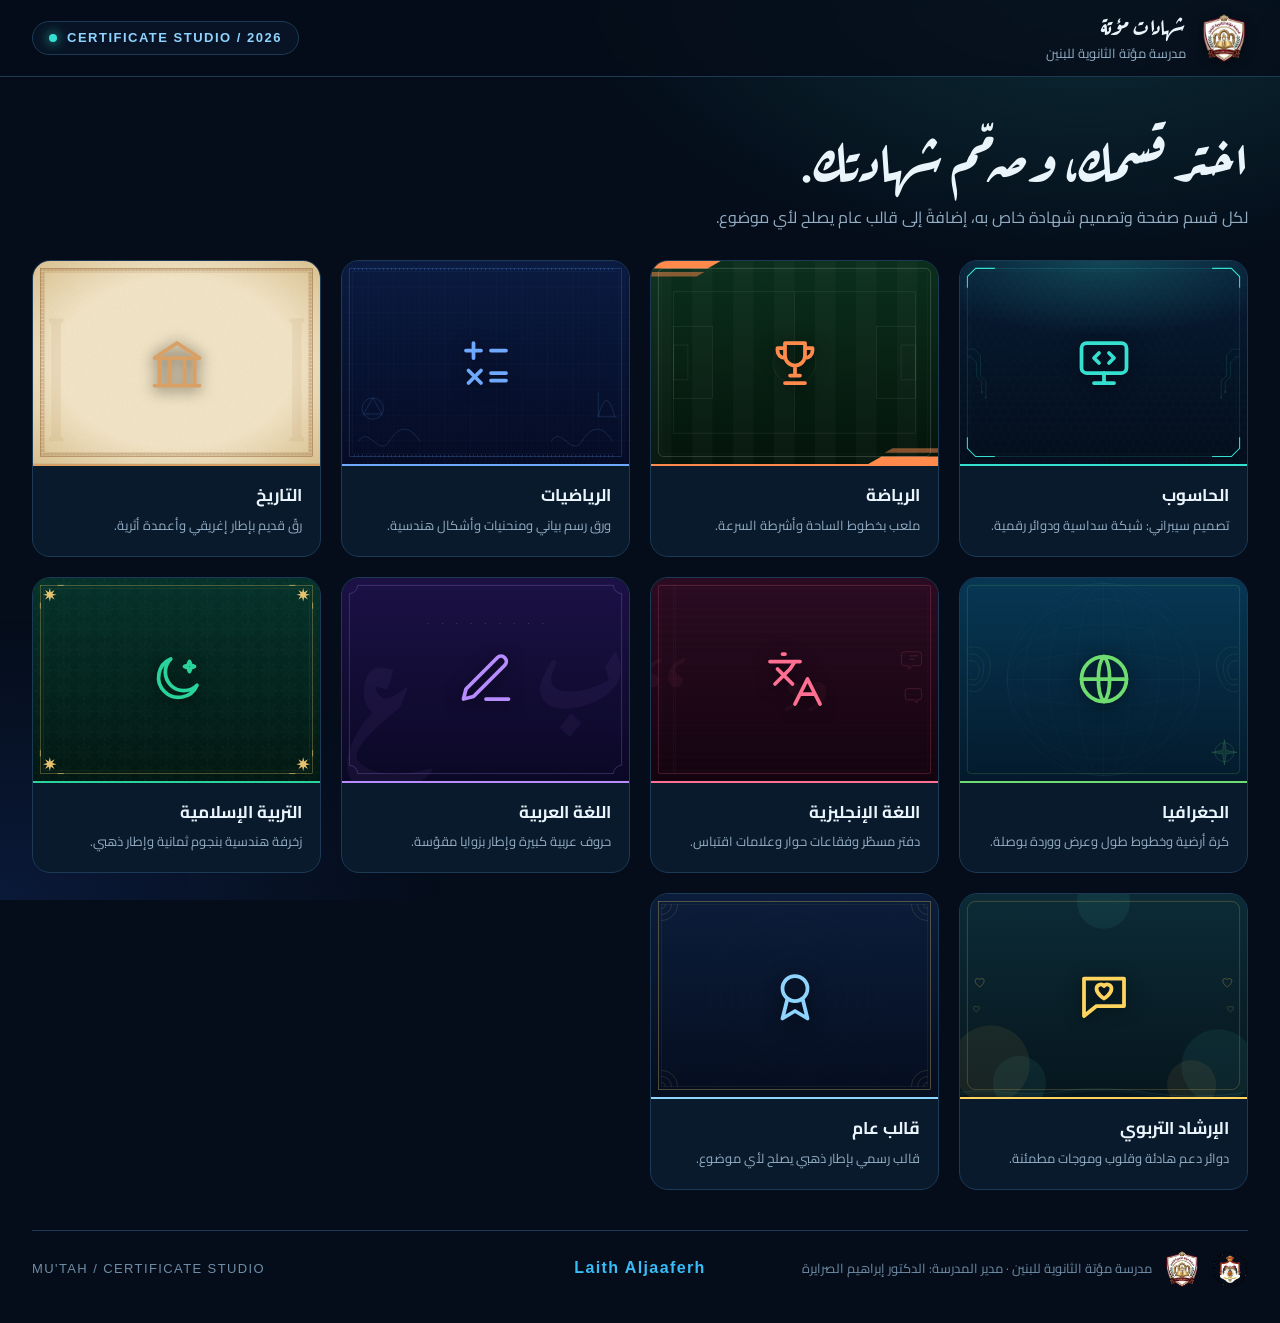
<file: index.html>
<!doctype html>
<html lang="ar" dir="rtl">
<head>
<meta charset="utf-8">
<meta name="viewport" content="width=device-width,initial-scale=1">
<meta name="theme-color" content="#050d1a">
<title>شهادات مؤتة | الأقسام</title>
<link rel="icon" href="assets/logo-school.png">
<link rel="stylesheet" href="style.css">
</head>
<body data-page="home">
<header class="topbar"><div class="wrap top"><a class="brand" href="index.html"><img class="logo" src="assets/logo-school.png" alt="شعار مدرسة مؤتة الثانوية للبنين"><div><b>شهادات مؤتة</b><small>مدرسة مؤتة الثانوية للبنين</small></div></a><div class="tag" dir="ltr">CERTIFICATE STUDIO / 2026</div></div></header>
<main class="wrap">
<section class="intro"><h1>اختر قسمك، وصمّم شهادتك.</h1><p>لكل قسم صفحة وتصميم شهادة خاص به، إضافةً إلى قالب عام يصلح لأي موضوع.</p></section>
<div class="cards" id="cards"></div>
<footer class="foot"><div class="fl"><img src="assets/logo-ministry.png" alt="شعار وزارة التربية والتعليم"><img src="assets/logo-school.png" alt="شعار المدرسة"><span>مدرسة مؤتة الثانوية للبنين · مدير المدرسة: الدكتور إبراهيم الصرايرة</span></div> <span class="developer-name" dir="ltr">Laith Aljaaferh</span><span dir="ltr">MU'TAH / CERTIFICATE STUDIO</span></footer>
</main>
<script src="logos.js"></script>
<script src="themes.js"></script>
<script src="script.js"></script>
</body>
</html>
</file>
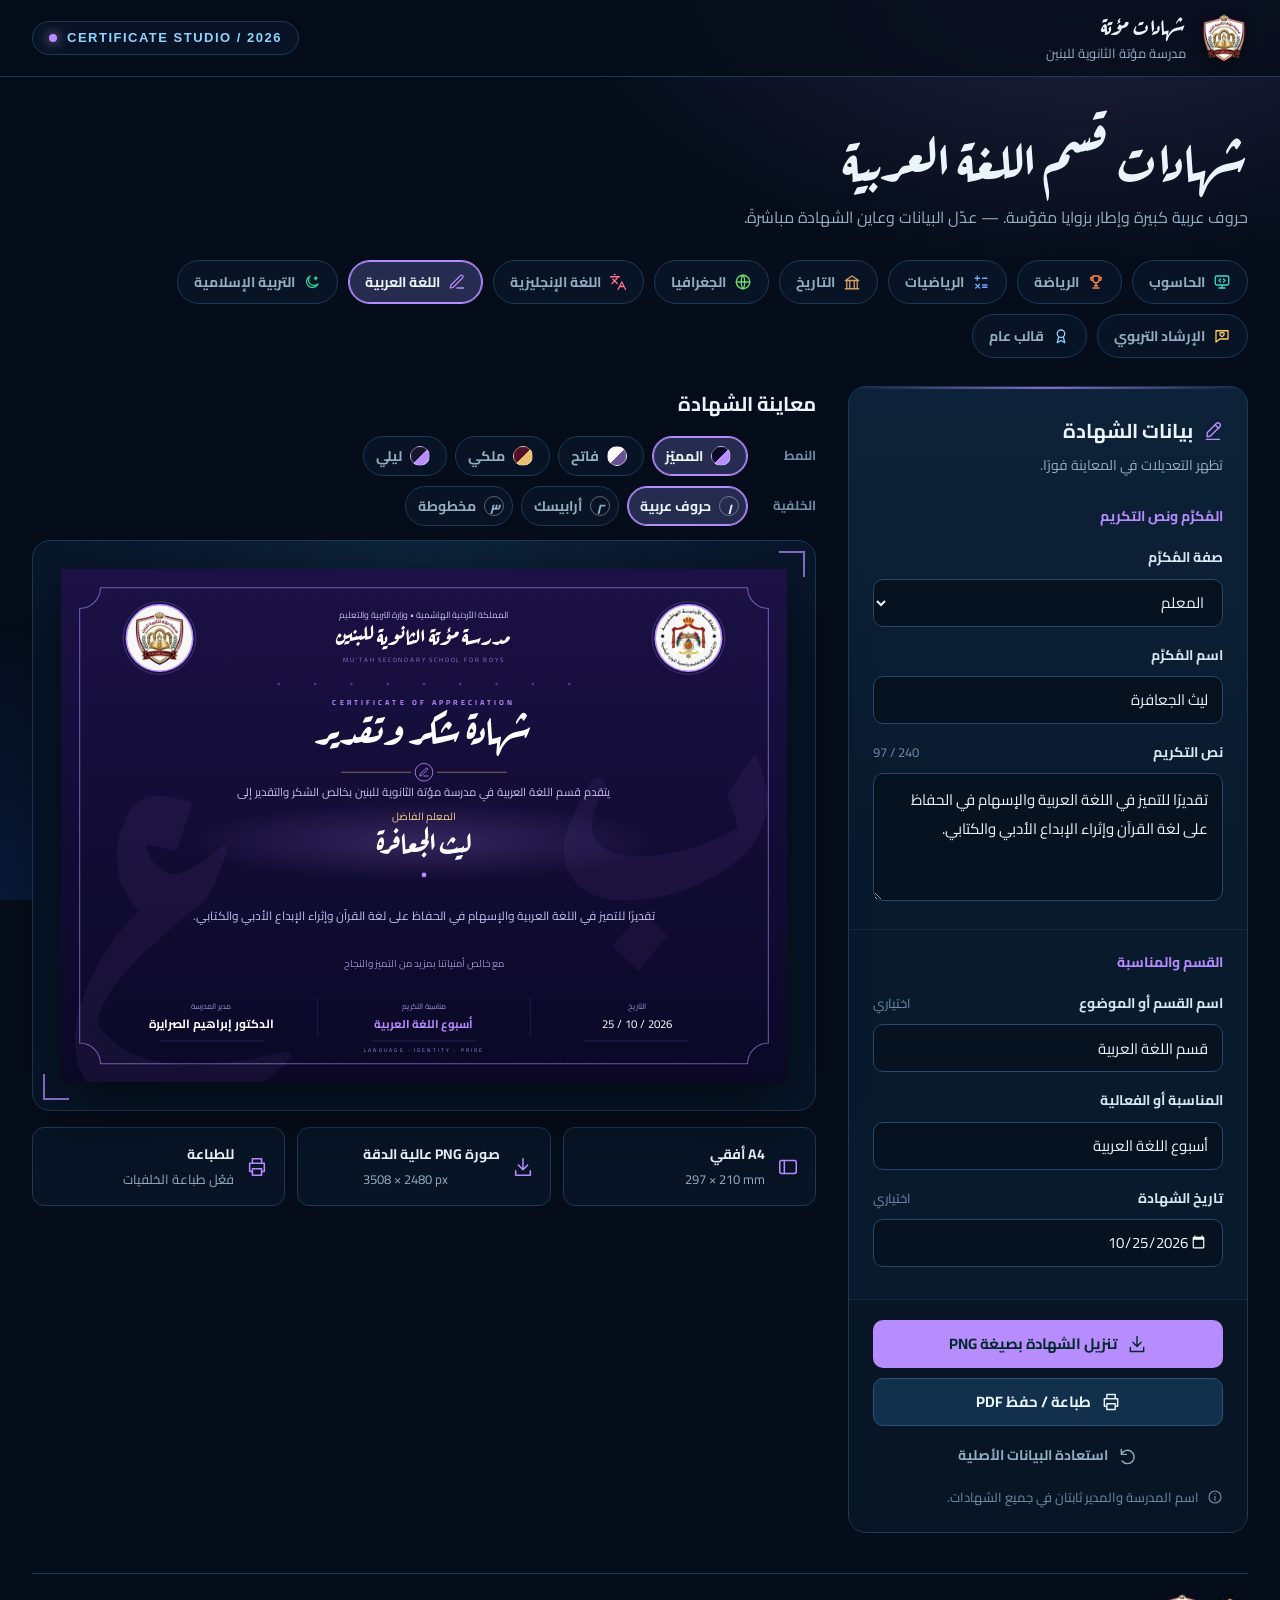
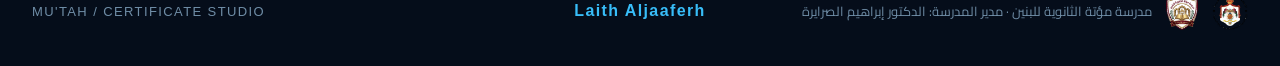
<file: arabic.html>
<!doctype html>
<html lang="ar" dir="rtl">
<head>
<meta charset="utf-8">
<meta name="viewport" content="width=device-width,initial-scale=1">
<meta name="theme-color" content="#050d1a">
<meta name="description" content="صمّم شهادة شكر وتقدير لمدرسة مؤتة الثانوية للبنين بطابع الأمن السيبراني، ثم نزّلها صورة أو اطبعها.">
<title>شهادات مؤتة | شهادات الأقسام</title>
<link rel="icon" href="assets/logo-school.png">
<link rel="stylesheet" href="style.css">
</head>
<body data-dept="arabic">
<svg width="0" height="0" class="sr-only" aria-hidden="true" xmlns="http://www.w3.org/2000/svg"><defs>
<symbol id="i-shield" viewBox="0 0 24 24"><path d="m12 3 8 3v6c0 5-8 9-8 9s-8-4-8-9V6z"/><path d="m8.5 11.5 2.4 2.5 4.6-5"/></symbol>
<symbol id="i-edit" viewBox="0 0 24 24"><path d="M15 5 19 9M5 19l4-1 11-11a2.8 2.8 0 0 0-4-4L5 14zM4 22h16"/></symbol>
<symbol id="i-download" viewBox="0 0 24 24"><path d="M12 3v12m-5-5 5 5 5-5M4 16v5h16v-5"/></symbol>
<symbol id="i-print" viewBox="0 0 24 24"><path d="M7 8V3h10v5M7 17H4V8h16v9h-3M7 14h10v7H7z"/></symbol>
<symbol id="i-reset" viewBox="0 0 24 24"><path d="M4 4v6h6M4 10a8 8 0 1 1 1 8"/></symbol>
<symbol id="i-info" viewBox="0 0 24 24"><circle cx="12" cy="12" r="9"/><path d="M12 11v6m0-10h.01"/></symbol>
<symbol id="i-layout" viewBox="0 0 24 24"><rect x="3" y="5" width="18" height="14" rx="2"/><path d="M8 5v14"/></symbol>
</defs></svg>
<header class="topbar"><div class="wrap top"><a class="brand" href="index.html" aria-label="الصفحة الرئيسية"><img class="logo" src="assets/logo-school.png" alt="شعار مدرسة مؤتة الثانوية للبنين"><div><b>شهادات مؤتة</b><small>مدرسة مؤتة الثانوية للبنين</small></div></a><div class="tag" dir="ltr">CERTIFICATE STUDIO / 2026</div></div></header>
<main class="wrap">
<section class="intro"><h1 id="pageH1">شهادات مؤتة</h1><p id="pageLead"></p></section>
<nav class="depts" id="depts" aria-label="اختر القسم"></nav>
<div class="work">
<aside class="panel" aria-labelledby="form-title">
<div class="ph"><h2 id="form-title"><svg class="ui-icon" aria-hidden="true"><use href="#i-edit"/></svg>بيانات الشهادة</h2><p>تظهر التعديلات في المعاينة فورًا.</p></div>
<form id="certificateForm" autocomplete="off">
<div class="group"><h3>المُكرَّم ونص التكريم</h3>
<div class="field"><label for="honorific">صفة المُكرَّم</label><select id="honorific"><option value="المعلم الفاضل">المعلم</option><option value="المعلمة الفاضلة">المعلمة</option><option value="الطالب المتميز">الطالب</option><option value="الطالبة المتميزة">الطالبة</option><option value="الأستاذ الفاضل">الأستاذ</option><option value="الأستاذة الفاضلة">الأستاذة</option><option value="">بدون صفة</option></select></div>
<div class="field"><label for="recipient">اسم المُكرَّم</label><input id="recipient" value="ليث الجعافرة" maxlength="90" placeholder="اكتب اسم المعلم أو الطالب" spellcheck="false"></div>
<div class="field"><label for="reason">نص التكريم <span class="hint" id="reasonCount" dir="ltr" aria-hidden="true">0 / 240</span></label><textarea id="reason" maxlength="240" aria-describedby="reason-limit">تقديرًا للجهود المتميزة والمشاركة الفاعلة في فعاليات الأمن السيبراني، والإسهام في نشر الوعي الرقمي وثقافة الاستخدام الآمن للتكنولوجيا.</textarea><span class="sr-only" id="reason-limit">الحد الأقصى 240 حرفًا.</span></div></div>
<div class="group"><h3>القسم والمناسبة</h3>
<div class="field"><label for="deptName">اسم القسم أو الموضوع <span class="hint">اختياري</span></label><input id="deptName" maxlength="48" placeholder="مثال: قسم الحاسوب"></div>
<div class="field"><label for="occasion">المناسبة أو الفعالية</label><input id="occasion" value="CYBER ARENA 2026" maxlength="64" placeholder="اكتب عنوان المناسبة" dir="auto"></div>
<div class="field"><label for="date">تاريخ الشهادة <span class="hint">اختياري</span></label><input id="date" type="date" value="2026-10-25"></div></div>
<div class="acts"><button type="button" id="pngBtn" class="btn btn-p"><svg class="ui-icon" aria-hidden="true"><use href="#i-download"/></svg><span>تنزيل الشهادة بصيغة PNG</span></button><button type="button" id="printBtn" class="btn btn-s"><svg class="ui-icon" aria-hidden="true"><use href="#i-print"/></svg>طباعة / حفظ PDF</button><button type="button" id="resetBtn" class="btn btn-t"><svg class="ui-icon" aria-hidden="true"><use href="#i-reset"/></svg>استعادة البيانات الأصلية</button><p class="note"><svg class="ui-icon" aria-hidden="true"><use href="#i-info"/></svg>اسم المدرسة والمدير ثابتان في جميع الشهادات.</p></div>
</form></aside>
<section class="preview" aria-labelledby="preview-title">
<div class="pv-head"><h2 id="preview-title">معاينة الشهادة</h2></div>
<div class="ctrls"><div class="cg"><span>النمط</span><div class="styles" id="styles" role="group" aria-label="نمط الشهادة"></div></div><div class="cg"><span>الخلفية</span><div class="styles" id="bgs" role="group" aria-label="خلفية الشهادة"></div></div></div>
<div class="stage"><div class="art">
<svg id="certificate" style="color:#35e0d0" viewBox="0 0 1400 990" xmlns="http://www.w3.org/2000/svg" role="img" aria-labelledby="certTitle certDesc">
<title id="certTitle">شهادة شكر وتقدير</title><desc id="certDesc">شهادة صادرة عن مدرسة مؤتة الثانوية للبنين.</desc>
<defs>
<style id="svgFontStyles"></style>
<style>.ar{font-family:MutahText,Tahoma,sans-serif;text-anchor:middle;direction:rtl;unicode-bidi:plaintext}#titleText,#schoolText,#recipientText{font-family:MutahDisplay,MutahText,serif}.en{font-family:MutahText,Arial,sans-serif;text-anchor:middle;direction:ltr;unicode-bidi:plaintext}</style>
<linearGradient id="bgG" x1="0" y1="0" x2="0" y2="1"><stop stop-color="#071a33"/><stop offset="1" stop-color="#040e1c"/></linearGradient>
<radialGradient id="glow" cx=".5" cy="0" r=".7"><stop stop-color="currentColor" stop-opacity=".22"/><stop offset="1" stop-color="currentColor" stop-opacity="0"/></radialGradient>
<radialGradient id="nameGlow"><stop stop-color="currentColor" stop-opacity=".2"/><stop offset="1" stop-color="currentColor" stop-opacity="0"/></radialGradient>
<linearGradient id="fade" x1="0" y1="0" x2="1" y2="0"><stop stop-color="currentColor" stop-opacity="0"/><stop offset=".5" stop-color="currentColor"/><stop offset="1" stop-color="currentColor" stop-opacity="0"/></linearGradient>
<pattern id="hex" width="34.64" height="60" patternUnits="userSpaceOnUse" patternTransform="scale(1.25)"><path d="M0 10L17.32 0 34.64 10M0 10V30M34.64 10V30M0 30L17.32 40 34.64 30M17.32 40V60" fill="none" stroke="currentColor" stroke-opacity=".075"/></pattern>
<g id="trace" fill="none" stroke="currentColor" stroke-width="1.5" opacity=".4"><path d="M36 430h34l30 30v100l26 26v80M36 468h18l26 26v70l26 26v50"/><circle cx="126" cy="666" r="4"/><circle cx="106" cy="640" r="4"/></g>
</defs>
<g id="themeArt"></g>
<g transform="translate(190 133)"><circle r="70" fill="none" stroke="currentColor" stroke-opacity=".35" stroke-width="1.5"/><circle r="64" fill="#fff" fill-opacity=".97" stroke="currentColor" stroke-width="3"/><image id="logoSchool" x="-52" y="-52" width="104" height="104"/></g>
<g transform="translate(1210 133)"><circle r="70" fill="none" stroke="currentColor" stroke-opacity=".35" stroke-width="1.5"/><circle r="64" fill="#fff" fill-opacity=".97" stroke="currentColor" stroke-width="3"/><image id="logoMin" x="-56" y="-56" width="112" height="112"/></g>
<text class="ar" x="700" y="94" style="fill:var(--soft)" font-size="17">المملكة الأردنية الهاشمية  •  وزارة التربية والتعليم</text>
<text id="schoolText" class="ar" x="700" y="146" style="fill:var(--ink)" font-size="44" font-weight="700">مدرسة مؤتة الثانوية للبنين</text>
<text class="en" x="700" y="180" fill="currentColor" fill-opacity=".8" font-size="12" letter-spacing="3.5">MU'TAH SECONDARY SCHOOL FOR BOYS</text>
<path d="M120 214H1280" stroke="url(#fade)" stroke-width="1.5"/>
<text class="en" x="700" y="262" fill="currentColor" font-size="14" font-weight="700" letter-spacing="6">CERTIFICATE OF APPRECIATION</text>
<text id="titleText" class="ar" x="700" y="340" style="fill:var(--ink)" font-size="76" font-weight="700">شهادة شكر وتقدير</text>
<path d="M540 392H675M725 392H860" style="stroke:var(--gold)" stroke-opacity=".6" stroke-width="1.5"/><g transform="translate(700 392)"><circle r="17" fill="none" stroke="currentColor" stroke-width="1.6"/><g id="emblemIcon" transform="translate(-10.8 -10.8) scale(.9)" fill="none" stroke="currentColor" stroke-width="1.8" stroke-linecap="round" stroke-linejoin="round"></g></g>
<text id="introText" class="ar" x="700" y="438" style="fill:var(--soft)" font-size="22">تتقدم إدارة مدرسة مؤتة الثانوية للبنين بخالص الشكر والتقدير إلى</text>
<ellipse cx="700" cy="525" rx="470" ry="76" fill="url(#nameGlow)"/>
<text class="ar" id="honorificText" x="700" y="484" style="fill:var(--gold)" font-size="20">المعلم الفاضل</text>
<text class="ar" id="recipientText" x="700" y="549" style="fill:var(--ink)" font-size="50" font-weight="700">ليث الجعافرة</text>
<path d="M360 590H1040" stroke="url(#fade)" stroke-width="2"/><circle cx="700" cy="590" r="4.5" fill="currentColor"/>
<text class="ar" id="reasonText" x="700" y="648" style="fill:var(--soft)" font-size="23"><tspan x="700">تقديرًا للجهود المتميزة والمشاركة الفاعلة في فعاليات الأمن السيبراني،</tspan></text>
<text class="ar" x="700" y="767" style="fill:var(--mute)" font-size="19">مع خالص أمنياتنا بمزيد من التميز والنجاح</text>
<path d="M120 808H1280" stroke="url(#fade)" stroke-opacity=".5"/><path d="M495 826v76M905 826v76" stroke="currentColor" stroke-opacity=".25"/>
<g id="eventGroup"><text class="ar" x="700" y="848" style="fill:var(--mute)" font-size="15">مناسبة التكريم</text><text id="occasionText" class="en" x="700" y="886" fill="currentColor" font-size="22" font-weight="700">CYBER ARENA 2026</text></g>
<g id="dateGroup"><text class="ar" x="1110" y="848" style="fill:var(--mute)" font-size="15">التاريخ</text><text id="dateText" class="en" x="1110" y="886" style="fill:var(--ink)" font-size="22">25 / 10 / 2026</text></g>
<text class="ar" x="290" y="848" style="fill:var(--mute)" font-size="15">مدير المدرسة</text><text class="ar" x="290" y="886" style="fill:var(--ink)" font-size="23" font-weight="700">الدكتور إبراهيم الصرايرة</text>
<path d="M190 910h200M600 910h200M1010 910h200" stroke="currentColor" stroke-opacity=".35"/>
<text id="taglineText" class="en" x="700" y="932" style="fill:var(--mute)" font-size="10" letter-spacing="4">KNOWLEDGE · AWARENESS · EXCELLENCE</text>
</svg></div></div>
<div class="specs"><div class="spec"><svg class="ui-icon" aria-hidden="true"><use href="#i-layout"/></svg><div><b>A4 أفقي</b><small dir="ltr">297 × 210 mm</small></div></div><div class="spec"><svg class="ui-icon" aria-hidden="true"><use href="#i-download"/></svg><div><b>صورة PNG عالية الدقة</b><small dir="ltr">3508 × 2480 px</small></div></div><div class="spec"><svg class="ui-icon" aria-hidden="true"><use href="#i-print"/></svg><div><b>للطباعة</b><small>فعّل طباعة الخلفيات</small></div></div></div>
</section></div>
<footer class="foot"><div class="fl"><img src="assets/logo-ministry.png" alt="شعار وزارة التربية والتعليم"><img src="assets/logo-school.png" alt="شعار المدرسة"><span>مدرسة مؤتة الثانوية للبنين · مدير المدرسة: الدكتور إبراهيم الصرايرة</span></div> <span class="developer-name" dir="ltr">Laith Aljaaferh</span><span dir="ltr">MU'TAH / CERTIFICATE STUDIO</span></footer>
</main>
<div id="toast" class="toast" role="status" aria-live="polite"></div>
<script src="logos.js"></script>
<script src="themes.js"></script>
<script src="script.js"></script>
</body>
</html>
</file>
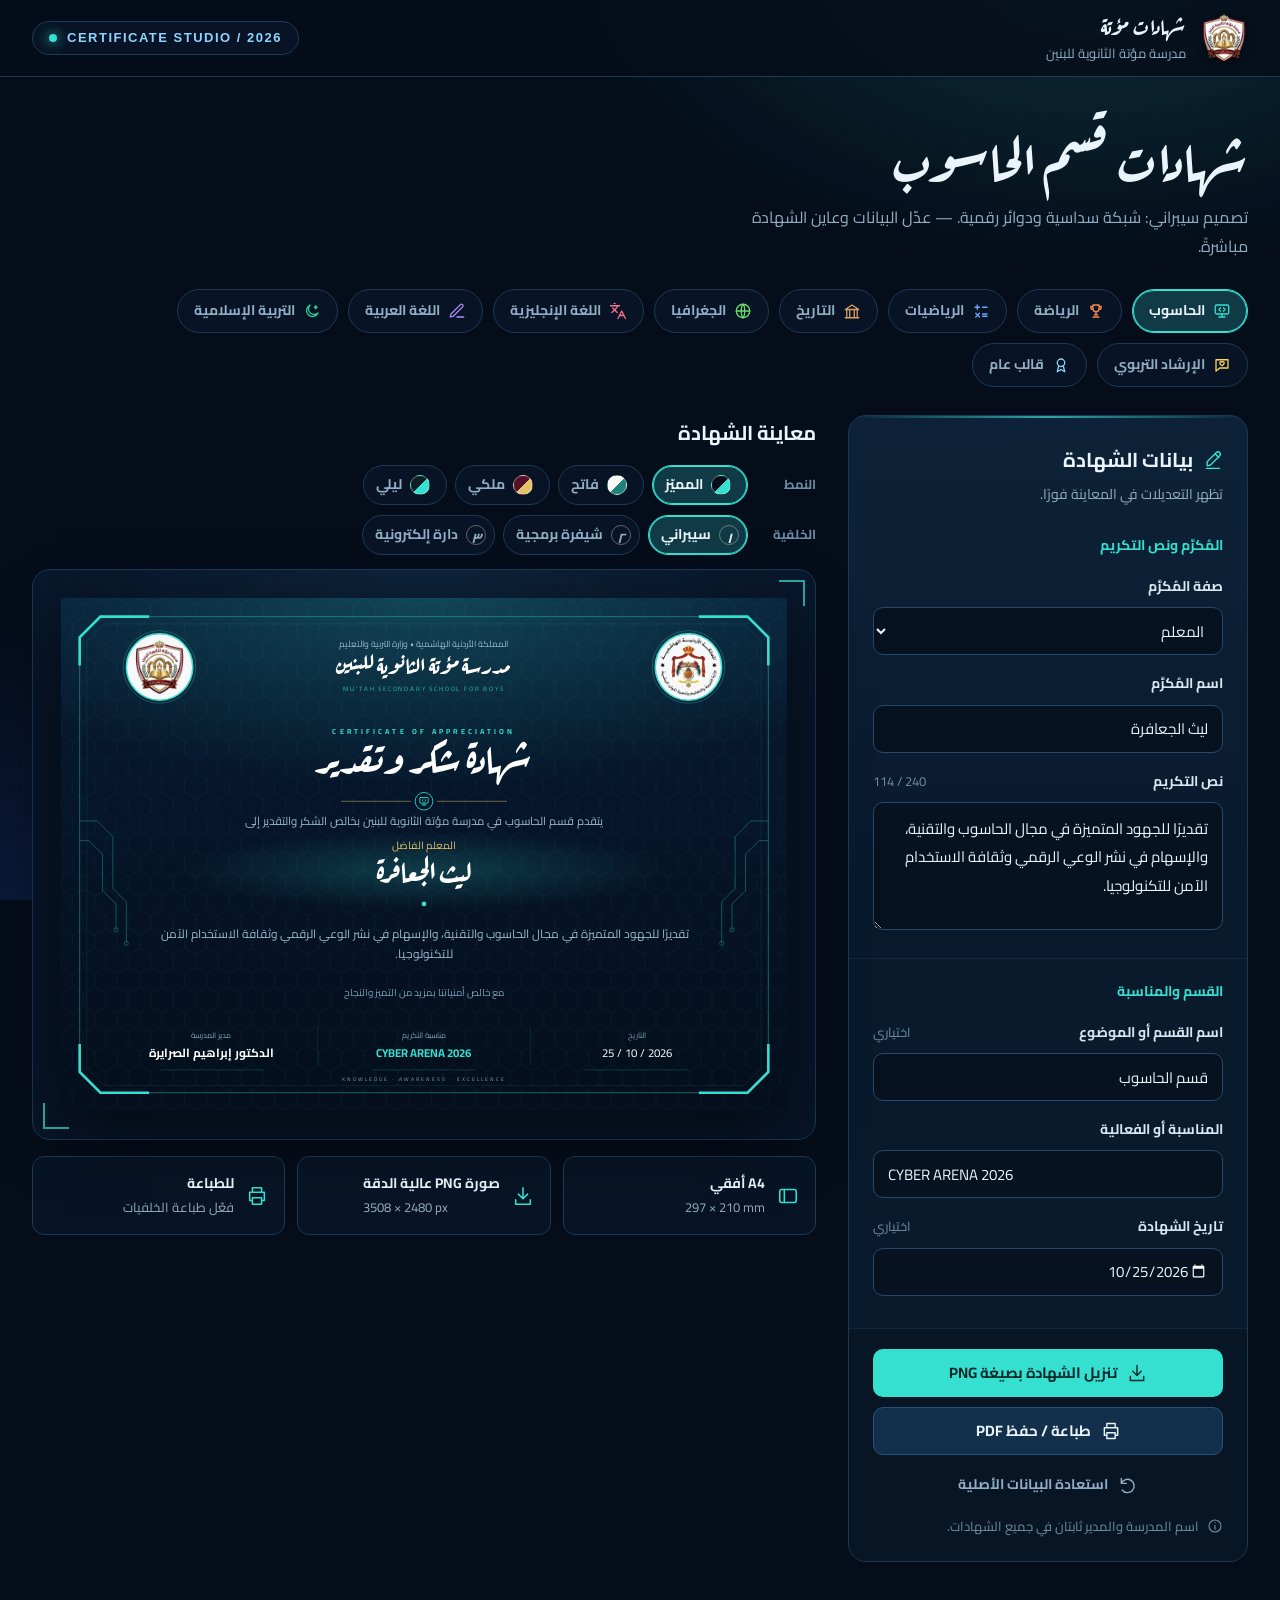
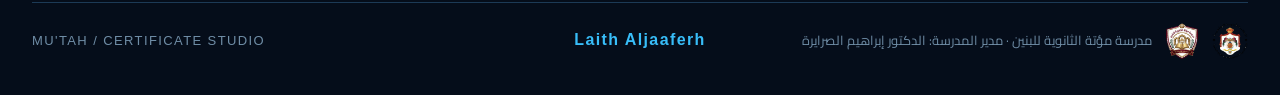
<file: computer.html>
<!doctype html>
<html lang="ar" dir="rtl">
<head>
<meta charset="utf-8">
<meta name="viewport" content="width=device-width,initial-scale=1">
<meta name="theme-color" content="#050d1a">
<meta name="description" content="صمّم شهادة شكر وتقدير لمدرسة مؤتة الثانوية للبنين بطابع الأمن السيبراني، ثم نزّلها صورة أو اطبعها.">
<title>شهادات مؤتة | شهادات الأقسام</title>
<link rel="icon" href="assets/logo-school.png">
<link rel="stylesheet" href="style.css">
</head>
<body data-dept="computer">
<svg width="0" height="0" class="sr-only" aria-hidden="true" xmlns="http://www.w3.org/2000/svg"><defs>
<symbol id="i-shield" viewBox="0 0 24 24"><path d="m12 3 8 3v6c0 5-8 9-8 9s-8-4-8-9V6z"/><path d="m8.5 11.5 2.4 2.5 4.6-5"/></symbol>
<symbol id="i-edit" viewBox="0 0 24 24"><path d="M15 5 19 9M5 19l4-1 11-11a2.8 2.8 0 0 0-4-4L5 14zM4 22h16"/></symbol>
<symbol id="i-download" viewBox="0 0 24 24"><path d="M12 3v12m-5-5 5 5 5-5M4 16v5h16v-5"/></symbol>
<symbol id="i-print" viewBox="0 0 24 24"><path d="M7 8V3h10v5M7 17H4V8h16v9h-3M7 14h10v7H7z"/></symbol>
<symbol id="i-reset" viewBox="0 0 24 24"><path d="M4 4v6h6M4 10a8 8 0 1 1 1 8"/></symbol>
<symbol id="i-info" viewBox="0 0 24 24"><circle cx="12" cy="12" r="9"/><path d="M12 11v6m0-10h.01"/></symbol>
<symbol id="i-layout" viewBox="0 0 24 24"><rect x="3" y="5" width="18" height="14" rx="2"/><path d="M8 5v14"/></symbol>
</defs></svg>
<header class="topbar"><div class="wrap top"><a class="brand" href="index.html" aria-label="الصفحة الرئيسية"><img class="logo" src="assets/logo-school.png" alt="شعار مدرسة مؤتة الثانوية للبنين"><div><b>شهادات مؤتة</b><small>مدرسة مؤتة الثانوية للبنين</small></div></a><div class="tag" dir="ltr">CERTIFICATE STUDIO / 2026</div></div></header>
<main class="wrap">
<section class="intro"><h1 id="pageH1">شهادات مؤتة</h1><p id="pageLead"></p></section>
<nav class="depts" id="depts" aria-label="اختر القسم"></nav>
<div class="work">
<aside class="panel" aria-labelledby="form-title">
<div class="ph"><h2 id="form-title"><svg class="ui-icon" aria-hidden="true"><use href="#i-edit"/></svg>بيانات الشهادة</h2><p>تظهر التعديلات في المعاينة فورًا.</p></div>
<form id="certificateForm" autocomplete="off">
<div class="group"><h3>المُكرَّم ونص التكريم</h3>
<div class="field"><label for="honorific">صفة المُكرَّم</label><select id="honorific"><option value="المعلم الفاضل">المعلم</option><option value="المعلمة الفاضلة">المعلمة</option><option value="الطالب المتميز">الطالب</option><option value="الطالبة المتميزة">الطالبة</option><option value="الأستاذ الفاضل">الأستاذ</option><option value="الأستاذة الفاضلة">الأستاذة</option><option value="">بدون صفة</option></select></div>
<div class="field"><label for="recipient">اسم المُكرَّم</label><input id="recipient" value="ليث الجعافرة" maxlength="90" placeholder="اكتب اسم المعلم أو الطالب" spellcheck="false"></div>
<div class="field"><label for="reason">نص التكريم <span class="hint" id="reasonCount" dir="ltr" aria-hidden="true">0 / 240</span></label><textarea id="reason" maxlength="240" aria-describedby="reason-limit">تقديرًا للجهود المتميزة والمشاركة الفاعلة في فعاليات الأمن السيبراني، والإسهام في نشر الوعي الرقمي وثقافة الاستخدام الآمن للتكنولوجيا.</textarea><span class="sr-only" id="reason-limit">الحد الأقصى 240 حرفًا.</span></div></div>
<div class="group"><h3>القسم والمناسبة</h3>
<div class="field"><label for="deptName">اسم القسم أو الموضوع <span class="hint">اختياري</span></label><input id="deptName" maxlength="48" placeholder="مثال: قسم الحاسوب"></div>
<div class="field"><label for="occasion">المناسبة أو الفعالية</label><input id="occasion" value="CYBER ARENA 2026" maxlength="64" placeholder="اكتب عنوان المناسبة" dir="auto"></div>
<div class="field"><label for="date">تاريخ الشهادة <span class="hint">اختياري</span></label><input id="date" type="date" value="2026-10-25"></div></div>
<div class="acts"><button type="button" id="pngBtn" class="btn btn-p"><svg class="ui-icon" aria-hidden="true"><use href="#i-download"/></svg><span>تنزيل الشهادة بصيغة PNG</span></button><button type="button" id="printBtn" class="btn btn-s"><svg class="ui-icon" aria-hidden="true"><use href="#i-print"/></svg>طباعة / حفظ PDF</button><button type="button" id="resetBtn" class="btn btn-t"><svg class="ui-icon" aria-hidden="true"><use href="#i-reset"/></svg>استعادة البيانات الأصلية</button><p class="note"><svg class="ui-icon" aria-hidden="true"><use href="#i-info"/></svg>اسم المدرسة والمدير ثابتان في جميع الشهادات.</p></div>
</form></aside>
<section class="preview" aria-labelledby="preview-title">
<div class="pv-head"><h2 id="preview-title">معاينة الشهادة</h2></div>
<div class="ctrls"><div class="cg"><span>النمط</span><div class="styles" id="styles" role="group" aria-label="نمط الشهادة"></div></div><div class="cg"><span>الخلفية</span><div class="styles" id="bgs" role="group" aria-label="خلفية الشهادة"></div></div></div>
<div class="stage"><div class="art">
<svg id="certificate" style="color:#35e0d0" viewBox="0 0 1400 990" xmlns="http://www.w3.org/2000/svg" role="img" aria-labelledby="certTitle certDesc">
<title id="certTitle">شهادة شكر وتقدير</title><desc id="certDesc">شهادة صادرة عن مدرسة مؤتة الثانوية للبنين.</desc>
<defs>
<style id="svgFontStyles"></style>
<style>.ar{font-family:MutahText,Tahoma,sans-serif;text-anchor:middle;direction:rtl;unicode-bidi:plaintext}#titleText,#schoolText,#recipientText{font-family:MutahDisplay,MutahText,serif}.en{font-family:MutahText,Arial,sans-serif;text-anchor:middle;direction:ltr;unicode-bidi:plaintext}</style>
<linearGradient id="bgG" x1="0" y1="0" x2="0" y2="1"><stop stop-color="#071a33"/><stop offset="1" stop-color="#040e1c"/></linearGradient>
<radialGradient id="glow" cx=".5" cy="0" r=".7"><stop stop-color="currentColor" stop-opacity=".22"/><stop offset="1" stop-color="currentColor" stop-opacity="0"/></radialGradient>
<radialGradient id="nameGlow"><stop stop-color="currentColor" stop-opacity=".2"/><stop offset="1" stop-color="currentColor" stop-opacity="0"/></radialGradient>
<linearGradient id="fade" x1="0" y1="0" x2="1" y2="0"><stop stop-color="currentColor" stop-opacity="0"/><stop offset=".5" stop-color="currentColor"/><stop offset="1" stop-color="currentColor" stop-opacity="0"/></linearGradient>
<pattern id="hex" width="34.64" height="60" patternUnits="userSpaceOnUse" patternTransform="scale(1.25)"><path d="M0 10L17.32 0 34.64 10M0 10V30M34.64 10V30M0 30L17.32 40 34.64 30M17.32 40V60" fill="none" stroke="currentColor" stroke-opacity=".075"/></pattern>
<g id="trace" fill="none" stroke="currentColor" stroke-width="1.5" opacity=".4"><path d="M36 430h34l30 30v100l26 26v80M36 468h18l26 26v70l26 26v50"/><circle cx="126" cy="666" r="4"/><circle cx="106" cy="640" r="4"/></g>
</defs>
<g id="themeArt"></g>
<g transform="translate(190 133)"><circle r="70" fill="none" stroke="currentColor" stroke-opacity=".35" stroke-width="1.5"/><circle r="64" fill="#fff" fill-opacity=".97" stroke="currentColor" stroke-width="3"/><image id="logoSchool" x="-52" y="-52" width="104" height="104"/></g>
<g transform="translate(1210 133)"><circle r="70" fill="none" stroke="currentColor" stroke-opacity=".35" stroke-width="1.5"/><circle r="64" fill="#fff" fill-opacity=".97" stroke="currentColor" stroke-width="3"/><image id="logoMin" x="-56" y="-56" width="112" height="112"/></g>
<text class="ar" x="700" y="94" style="fill:var(--soft)" font-size="17">المملكة الأردنية الهاشمية  •  وزارة التربية والتعليم</text>
<text id="schoolText" class="ar" x="700" y="146" style="fill:var(--ink)" font-size="44" font-weight="700">مدرسة مؤتة الثانوية للبنين</text>
<text class="en" x="700" y="180" fill="currentColor" fill-opacity=".8" font-size="12" letter-spacing="3.5">MU'TAH SECONDARY SCHOOL FOR BOYS</text>
<path d="M120 214H1280" stroke="url(#fade)" stroke-width="1.5"/>
<text class="en" x="700" y="262" fill="currentColor" font-size="14" font-weight="700" letter-spacing="6">CERTIFICATE OF APPRECIATION</text>
<text id="titleText" class="ar" x="700" y="340" style="fill:var(--ink)" font-size="76" font-weight="700">شهادة شكر وتقدير</text>
<path d="M540 392H675M725 392H860" style="stroke:var(--gold)" stroke-opacity=".6" stroke-width="1.5"/><g transform="translate(700 392)"><circle r="17" fill="none" stroke="currentColor" stroke-width="1.6"/><g id="emblemIcon" transform="translate(-10.8 -10.8) scale(.9)" fill="none" stroke="currentColor" stroke-width="1.8" stroke-linecap="round" stroke-linejoin="round"></g></g>
<text id="introText" class="ar" x="700" y="438" style="fill:var(--soft)" font-size="22">تتقدم إدارة مدرسة مؤتة الثانوية للبنين بخالص الشكر والتقدير إلى</text>
<ellipse cx="700" cy="525" rx="470" ry="76" fill="url(#nameGlow)"/>
<text class="ar" id="honorificText" x="700" y="484" style="fill:var(--gold)" font-size="20">المعلم الفاضل</text>
<text class="ar" id="recipientText" x="700" y="549" style="fill:var(--ink)" font-size="50" font-weight="700">ليث الجعافرة</text>
<path d="M360 590H1040" stroke="url(#fade)" stroke-width="2"/><circle cx="700" cy="590" r="4.5" fill="currentColor"/>
<text class="ar" id="reasonText" x="700" y="648" style="fill:var(--soft)" font-size="23"><tspan x="700">تقديرًا للجهود المتميزة والمشاركة الفاعلة في فعاليات الأمن السيبراني،</tspan></text>
<text class="ar" x="700" y="767" style="fill:var(--mute)" font-size="19">مع خالص أمنياتنا بمزيد من التميز والنجاح</text>
<path d="M120 808H1280" stroke="url(#fade)" stroke-opacity=".5"/><path d="M495 826v76M905 826v76" stroke="currentColor" stroke-opacity=".25"/>
<g id="eventGroup"><text class="ar" x="700" y="848" style="fill:var(--mute)" font-size="15">مناسبة التكريم</text><text id="occasionText" class="en" x="700" y="886" fill="currentColor" font-size="22" font-weight="700">CYBER ARENA 2026</text></g>
<g id="dateGroup"><text class="ar" x="1110" y="848" style="fill:var(--mute)" font-size="15">التاريخ</text><text id="dateText" class="en" x="1110" y="886" style="fill:var(--ink)" font-size="22">25 / 10 / 2026</text></g>
<text class="ar" x="290" y="848" style="fill:var(--mute)" font-size="15">مدير المدرسة</text><text class="ar" x="290" y="886" style="fill:var(--ink)" font-size="23" font-weight="700">الدكتور إبراهيم الصرايرة</text>
<path d="M190 910h200M600 910h200M1010 910h200" stroke="currentColor" stroke-opacity=".35"/>
<text id="taglineText" class="en" x="700" y="932" style="fill:var(--mute)" font-size="10" letter-spacing="4">KNOWLEDGE · AWARENESS · EXCELLENCE</text>
</svg></div></div>
<div class="specs"><div class="spec"><svg class="ui-icon" aria-hidden="true"><use href="#i-layout"/></svg><div><b>A4 أفقي</b><small dir="ltr">297 × 210 mm</small></div></div><div class="spec"><svg class="ui-icon" aria-hidden="true"><use href="#i-download"/></svg><div><b>صورة PNG عالية الدقة</b><small dir="ltr">3508 × 2480 px</small></div></div><div class="spec"><svg class="ui-icon" aria-hidden="true"><use href="#i-print"/></svg><div><b>للطباعة</b><small>فعّل طباعة الخلفيات</small></div></div></div>
</section></div>
<footer class="foot"><div class="fl"><img src="assets/logo-ministry.png" alt="شعار وزارة التربية والتعليم"><img src="assets/logo-school.png" alt="شعار المدرسة"><span>مدرسة مؤتة الثانوية للبنين · مدير المدرسة: الدكتور إبراهيم الصرايرة</span></div> <span class="developer-name" dir="ltr">Laith Aljaaferh</span><span dir="ltr">MU'TAH / CERTIFICATE STUDIO</span></footer>
</main>
<div id="toast" class="toast" role="status" aria-live="polite"></div>
<script src="logos.js"></script>
<script src="themes.js"></script>
<script src="script.js"></script>
</body>
</html>
</file>
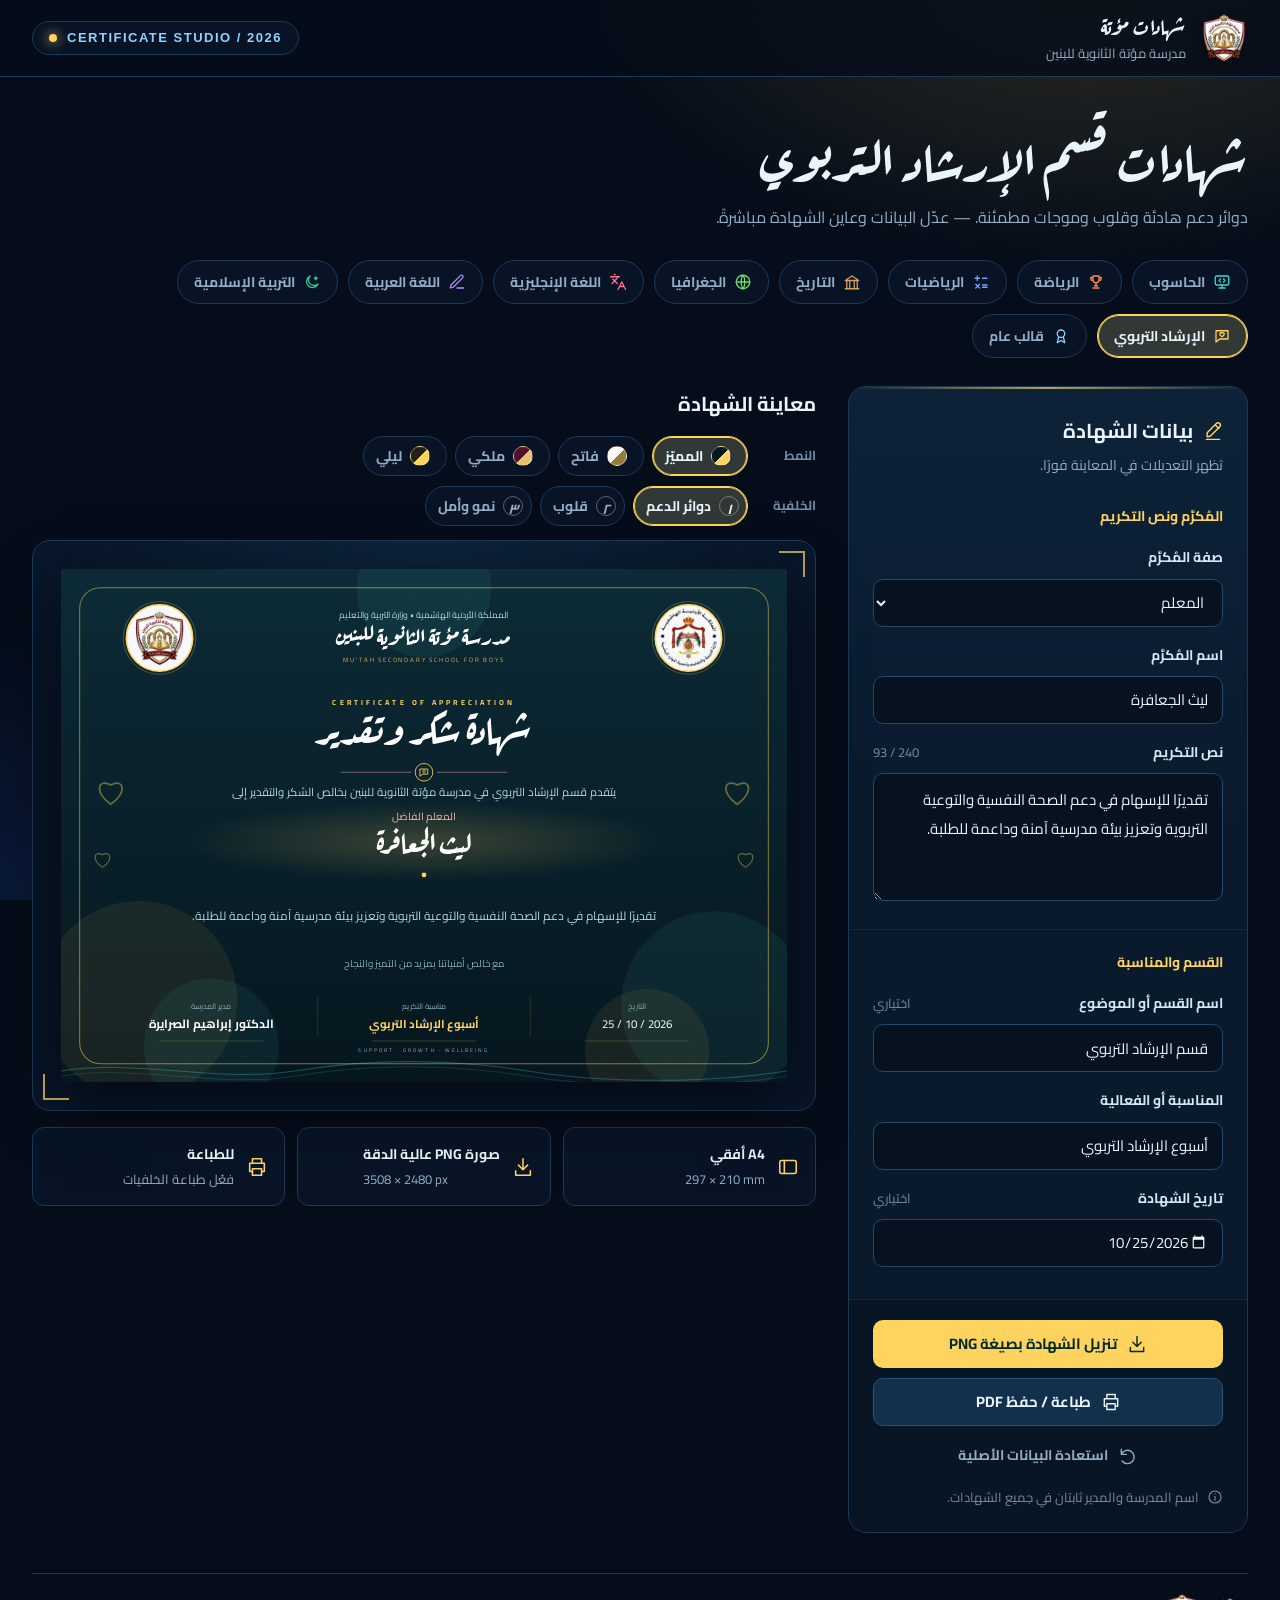
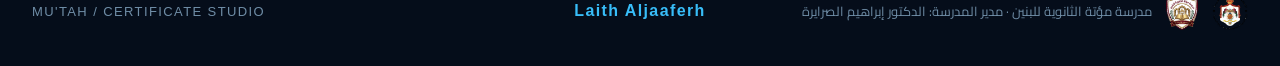
<file: counseling.html>
<!doctype html>
<html lang="ar" dir="rtl">
<head>
<meta charset="utf-8">
<meta name="viewport" content="width=device-width,initial-scale=1">
<meta name="theme-color" content="#050d1a">
<meta name="description" content="صمّم شهادة شكر وتقدير لمدرسة مؤتة الثانوية للبنين بطابع الأمن السيبراني، ثم نزّلها صورة أو اطبعها.">
<title>شهادات مؤتة | شهادات الأقسام</title>
<link rel="icon" href="assets/logo-school.png">
<link rel="stylesheet" href="style.css">
</head>
<body data-dept="counseling">
<svg width="0" height="0" class="sr-only" aria-hidden="true" xmlns="http://www.w3.org/2000/svg"><defs>
<symbol id="i-shield" viewBox="0 0 24 24"><path d="m12 3 8 3v6c0 5-8 9-8 9s-8-4-8-9V6z"/><path d="m8.5 11.5 2.4 2.5 4.6-5"/></symbol>
<symbol id="i-edit" viewBox="0 0 24 24"><path d="M15 5 19 9M5 19l4-1 11-11a2.8 2.8 0 0 0-4-4L5 14zM4 22h16"/></symbol>
<symbol id="i-download" viewBox="0 0 24 24"><path d="M12 3v12m-5-5 5 5 5-5M4 16v5h16v-5"/></symbol>
<symbol id="i-print" viewBox="0 0 24 24"><path d="M7 8V3h10v5M7 17H4V8h16v9h-3M7 14h10v7H7z"/></symbol>
<symbol id="i-reset" viewBox="0 0 24 24"><path d="M4 4v6h6M4 10a8 8 0 1 1 1 8"/></symbol>
<symbol id="i-info" viewBox="0 0 24 24"><circle cx="12" cy="12" r="9"/><path d="M12 11v6m0-10h.01"/></symbol>
<symbol id="i-layout" viewBox="0 0 24 24"><rect x="3" y="5" width="18" height="14" rx="2"/><path d="M8 5v14"/></symbol>
</defs></svg>
<header class="topbar"><div class="wrap top"><a class="brand" href="index.html" aria-label="الصفحة الرئيسية"><img class="logo" src="assets/logo-school.png" alt="شعار مدرسة مؤتة الثانوية للبنين"><div><b>شهادات مؤتة</b><small>مدرسة مؤتة الثانوية للبنين</small></div></a><div class="tag" dir="ltr">CERTIFICATE STUDIO / 2026</div></div></header>
<main class="wrap">
<section class="intro"><h1 id="pageH1">شهادات مؤتة</h1><p id="pageLead"></p></section>
<nav class="depts" id="depts" aria-label="اختر القسم"></nav>
<div class="work">
<aside class="panel" aria-labelledby="form-title">
<div class="ph"><h2 id="form-title"><svg class="ui-icon" aria-hidden="true"><use href="#i-edit"/></svg>بيانات الشهادة</h2><p>تظهر التعديلات في المعاينة فورًا.</p></div>
<form id="certificateForm" autocomplete="off">
<div class="group"><h3>المُكرَّم ونص التكريم</h3>
<div class="field"><label for="honorific">صفة المُكرَّم</label><select id="honorific"><option value="المعلم الفاضل">المعلم</option><option value="المعلمة الفاضلة">المعلمة</option><option value="الطالب المتميز">الطالب</option><option value="الطالبة المتميزة">الطالبة</option><option value="الأستاذ الفاضل">الأستاذ</option><option value="الأستاذة الفاضلة">الأستاذة</option><option value="">بدون صفة</option></select></div>
<div class="field"><label for="recipient">اسم المُكرَّم</label><input id="recipient" value="ليث الجعافرة" maxlength="90" placeholder="اكتب اسم المعلم أو الطالب" spellcheck="false"></div>
<div class="field"><label for="reason">نص التكريم <span class="hint" id="reasonCount" dir="ltr" aria-hidden="true">0 / 240</span></label><textarea id="reason" maxlength="240" aria-describedby="reason-limit">تقديرًا للجهود المتميزة والمشاركة الفاعلة في فعاليات الأمن السيبراني، والإسهام في نشر الوعي الرقمي وثقافة الاستخدام الآمن للتكنولوجيا.</textarea><span class="sr-only" id="reason-limit">الحد الأقصى 240 حرفًا.</span></div></div>
<div class="group"><h3>القسم والمناسبة</h3>
<div class="field"><label for="deptName">اسم القسم أو الموضوع <span class="hint">اختياري</span></label><input id="deptName" maxlength="48" placeholder="مثال: قسم الحاسوب"></div>
<div class="field"><label for="occasion">المناسبة أو الفعالية</label><input id="occasion" value="CYBER ARENA 2026" maxlength="64" placeholder="اكتب عنوان المناسبة" dir="auto"></div>
<div class="field"><label for="date">تاريخ الشهادة <span class="hint">اختياري</span></label><input id="date" type="date" value="2026-10-25"></div></div>
<div class="acts"><button type="button" id="pngBtn" class="btn btn-p"><svg class="ui-icon" aria-hidden="true"><use href="#i-download"/></svg><span>تنزيل الشهادة بصيغة PNG</span></button><button type="button" id="printBtn" class="btn btn-s"><svg class="ui-icon" aria-hidden="true"><use href="#i-print"/></svg>طباعة / حفظ PDF</button><button type="button" id="resetBtn" class="btn btn-t"><svg class="ui-icon" aria-hidden="true"><use href="#i-reset"/></svg>استعادة البيانات الأصلية</button><p class="note"><svg class="ui-icon" aria-hidden="true"><use href="#i-info"/></svg>اسم المدرسة والمدير ثابتان في جميع الشهادات.</p></div>
</form></aside>
<section class="preview" aria-labelledby="preview-title">
<div class="pv-head"><h2 id="preview-title">معاينة الشهادة</h2></div>
<div class="ctrls"><div class="cg"><span>النمط</span><div class="styles" id="styles" role="group" aria-label="نمط الشهادة"></div></div><div class="cg"><span>الخلفية</span><div class="styles" id="bgs" role="group" aria-label="خلفية الشهادة"></div></div></div>
<div class="stage"><div class="art">
<svg id="certificate" style="color:#35e0d0" viewBox="0 0 1400 990" xmlns="http://www.w3.org/2000/svg" role="img" aria-labelledby="certTitle certDesc">
<title id="certTitle">شهادة شكر وتقدير</title><desc id="certDesc">شهادة صادرة عن مدرسة مؤتة الثانوية للبنين.</desc>
<defs>
<style id="svgFontStyles"></style>
<style>.ar{font-family:MutahText,Tahoma,sans-serif;text-anchor:middle;direction:rtl;unicode-bidi:plaintext}#titleText,#schoolText,#recipientText{font-family:MutahDisplay,MutahText,serif}.en{font-family:MutahText,Arial,sans-serif;text-anchor:middle;direction:ltr;unicode-bidi:plaintext}</style>
<linearGradient id="bgG" x1="0" y1="0" x2="0" y2="1"><stop stop-color="#071a33"/><stop offset="1" stop-color="#040e1c"/></linearGradient>
<radialGradient id="glow" cx=".5" cy="0" r=".7"><stop stop-color="currentColor" stop-opacity=".22"/><stop offset="1" stop-color="currentColor" stop-opacity="0"/></radialGradient>
<radialGradient id="nameGlow"><stop stop-color="currentColor" stop-opacity=".2"/><stop offset="1" stop-color="currentColor" stop-opacity="0"/></radialGradient>
<linearGradient id="fade" x1="0" y1="0" x2="1" y2="0"><stop stop-color="currentColor" stop-opacity="0"/><stop offset=".5" stop-color="currentColor"/><stop offset="1" stop-color="currentColor" stop-opacity="0"/></linearGradient>
<pattern id="hex" width="34.64" height="60" patternUnits="userSpaceOnUse" patternTransform="scale(1.25)"><path d="M0 10L17.32 0 34.64 10M0 10V30M34.64 10V30M0 30L17.32 40 34.64 30M17.32 40V60" fill="none" stroke="currentColor" stroke-opacity=".075"/></pattern>
<g id="trace" fill="none" stroke="currentColor" stroke-width="1.5" opacity=".4"><path d="M36 430h34l30 30v100l26 26v80M36 468h18l26 26v70l26 26v50"/><circle cx="126" cy="666" r="4"/><circle cx="106" cy="640" r="4"/></g>
</defs>
<g id="themeArt"></g>
<g transform="translate(190 133)"><circle r="70" fill="none" stroke="currentColor" stroke-opacity=".35" stroke-width="1.5"/><circle r="64" fill="#fff" fill-opacity=".97" stroke="currentColor" stroke-width="3"/><image id="logoSchool" x="-52" y="-52" width="104" height="104"/></g>
<g transform="translate(1210 133)"><circle r="70" fill="none" stroke="currentColor" stroke-opacity=".35" stroke-width="1.5"/><circle r="64" fill="#fff" fill-opacity=".97" stroke="currentColor" stroke-width="3"/><image id="logoMin" x="-56" y="-56" width="112" height="112"/></g>
<text class="ar" x="700" y="94" style="fill:var(--soft)" font-size="17">المملكة الأردنية الهاشمية  •  وزارة التربية والتعليم</text>
<text id="schoolText" class="ar" x="700" y="146" style="fill:var(--ink)" font-size="44" font-weight="700">مدرسة مؤتة الثانوية للبنين</text>
<text class="en" x="700" y="180" fill="currentColor" fill-opacity=".8" font-size="12" letter-spacing="3.5">MU'TAH SECONDARY SCHOOL FOR BOYS</text>
<path d="M120 214H1280" stroke="url(#fade)" stroke-width="1.5"/>
<text class="en" x="700" y="262" fill="currentColor" font-size="14" font-weight="700" letter-spacing="6">CERTIFICATE OF APPRECIATION</text>
<text id="titleText" class="ar" x="700" y="340" style="fill:var(--ink)" font-size="76" font-weight="700">شهادة شكر وتقدير</text>
<path d="M540 392H675M725 392H860" style="stroke:var(--gold)" stroke-opacity=".6" stroke-width="1.5"/><g transform="translate(700 392)"><circle r="17" fill="none" stroke="currentColor" stroke-width="1.6"/><g id="emblemIcon" transform="translate(-10.8 -10.8) scale(.9)" fill="none" stroke="currentColor" stroke-width="1.8" stroke-linecap="round" stroke-linejoin="round"></g></g>
<text id="introText" class="ar" x="700" y="438" style="fill:var(--soft)" font-size="22">تتقدم إدارة مدرسة مؤتة الثانوية للبنين بخالص الشكر والتقدير إلى</text>
<ellipse cx="700" cy="525" rx="470" ry="76" fill="url(#nameGlow)"/>
<text class="ar" id="honorificText" x="700" y="484" style="fill:var(--gold)" font-size="20">المعلم الفاضل</text>
<text class="ar" id="recipientText" x="700" y="549" style="fill:var(--ink)" font-size="50" font-weight="700">ليث الجعافرة</text>
<path d="M360 590H1040" stroke="url(#fade)" stroke-width="2"/><circle cx="700" cy="590" r="4.5" fill="currentColor"/>
<text class="ar" id="reasonText" x="700" y="648" style="fill:var(--soft)" font-size="23"><tspan x="700">تقديرًا للجهود المتميزة والمشاركة الفاعلة في فعاليات الأمن السيبراني،</tspan></text>
<text class="ar" x="700" y="767" style="fill:var(--mute)" font-size="19">مع خالص أمنياتنا بمزيد من التميز والنجاح</text>
<path d="M120 808H1280" stroke="url(#fade)" stroke-opacity=".5"/><path d="M495 826v76M905 826v76" stroke="currentColor" stroke-opacity=".25"/>
<g id="eventGroup"><text class="ar" x="700" y="848" style="fill:var(--mute)" font-size="15">مناسبة التكريم</text><text id="occasionText" class="en" x="700" y="886" fill="currentColor" font-size="22" font-weight="700">CYBER ARENA 2026</text></g>
<g id="dateGroup"><text class="ar" x="1110" y="848" style="fill:var(--mute)" font-size="15">التاريخ</text><text id="dateText" class="en" x="1110" y="886" style="fill:var(--ink)" font-size="22">25 / 10 / 2026</text></g>
<text class="ar" x="290" y="848" style="fill:var(--mute)" font-size="15">مدير المدرسة</text><text class="ar" x="290" y="886" style="fill:var(--ink)" font-size="23" font-weight="700">الدكتور إبراهيم الصرايرة</text>
<path d="M190 910h200M600 910h200M1010 910h200" stroke="currentColor" stroke-opacity=".35"/>
<text id="taglineText" class="en" x="700" y="932" style="fill:var(--mute)" font-size="10" letter-spacing="4">KNOWLEDGE · AWARENESS · EXCELLENCE</text>
</svg></div></div>
<div class="specs"><div class="spec"><svg class="ui-icon" aria-hidden="true"><use href="#i-layout"/></svg><div><b>A4 أفقي</b><small dir="ltr">297 × 210 mm</small></div></div><div class="spec"><svg class="ui-icon" aria-hidden="true"><use href="#i-download"/></svg><div><b>صورة PNG عالية الدقة</b><small dir="ltr">3508 × 2480 px</small></div></div><div class="spec"><svg class="ui-icon" aria-hidden="true"><use href="#i-print"/></svg><div><b>للطباعة</b><small>فعّل طباعة الخلفيات</small></div></div></div>
</section></div>
<footer class="foot"><div class="fl"><img src="assets/logo-ministry.png" alt="شعار وزارة التربية والتعليم"><img src="assets/logo-school.png" alt="شعار المدرسة"><span>مدرسة مؤتة الثانوية للبنين · مدير المدرسة: الدكتور إبراهيم الصرايرة</span></div> <span class="developer-name" dir="ltr">Laith Aljaaferh</span><span dir="ltr">MU'TAH / CERTIFICATE STUDIO</span></footer>
</main>
<div id="toast" class="toast" role="status" aria-live="polite"></div>
<script src="logos.js"></script>
<script src="themes.js"></script>
<script src="script.js"></script>
</body>
</html>
</file>
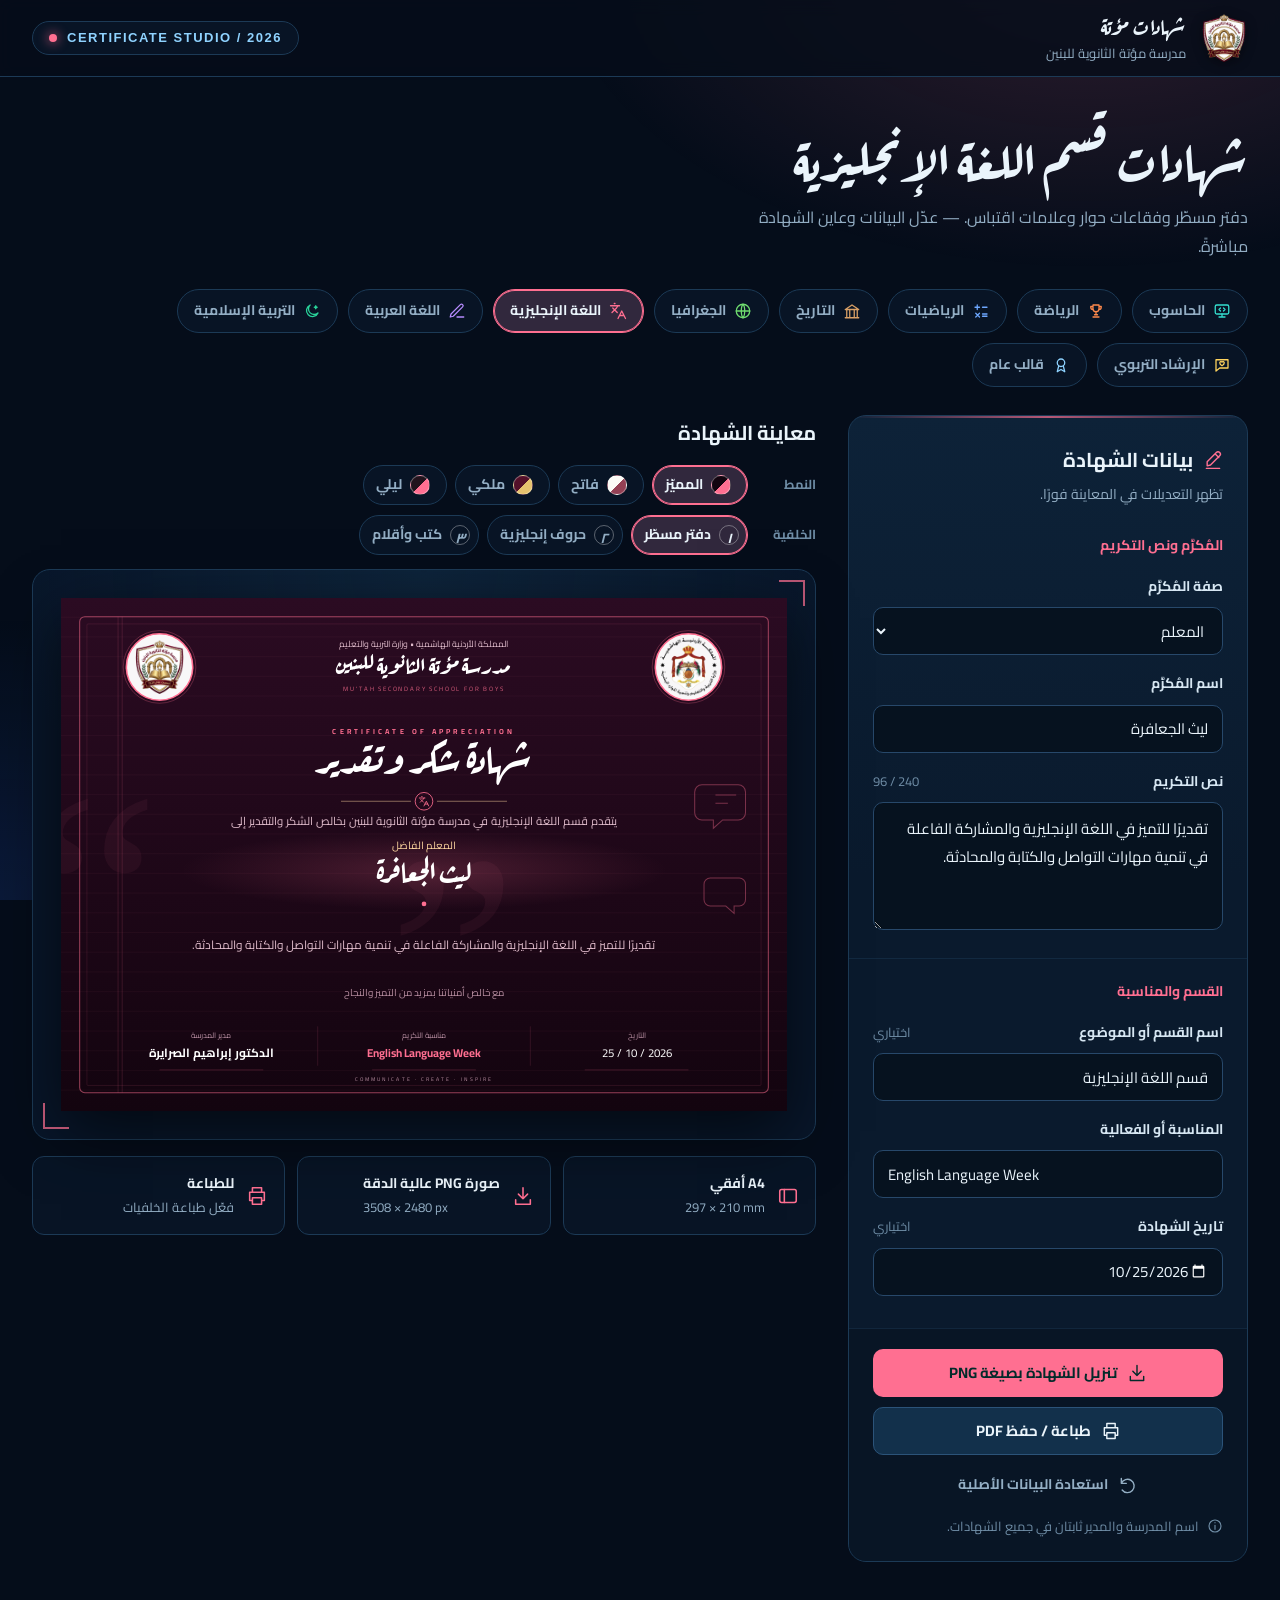
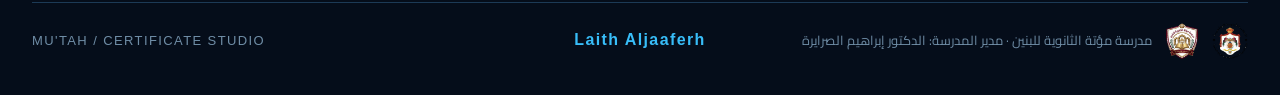
<file: english.html>
<!doctype html>
<html lang="ar" dir="rtl">
<head>
<meta charset="utf-8">
<meta name="viewport" content="width=device-width,initial-scale=1">
<meta name="theme-color" content="#050d1a">
<meta name="description" content="صمّم شهادة شكر وتقدير لمدرسة مؤتة الثانوية للبنين بطابع الأمن السيبراني، ثم نزّلها صورة أو اطبعها.">
<title>شهادات مؤتة | شهادات الأقسام</title>
<link rel="icon" href="assets/logo-school.png">
<link rel="stylesheet" href="style.css">
</head>
<body data-dept="english">
<svg width="0" height="0" class="sr-only" aria-hidden="true" xmlns="http://www.w3.org/2000/svg"><defs>
<symbol id="i-shield" viewBox="0 0 24 24"><path d="m12 3 8 3v6c0 5-8 9-8 9s-8-4-8-9V6z"/><path d="m8.5 11.5 2.4 2.5 4.6-5"/></symbol>
<symbol id="i-edit" viewBox="0 0 24 24"><path d="M15 5 19 9M5 19l4-1 11-11a2.8 2.8 0 0 0-4-4L5 14zM4 22h16"/></symbol>
<symbol id="i-download" viewBox="0 0 24 24"><path d="M12 3v12m-5-5 5 5 5-5M4 16v5h16v-5"/></symbol>
<symbol id="i-print" viewBox="0 0 24 24"><path d="M7 8V3h10v5M7 17H4V8h16v9h-3M7 14h10v7H7z"/></symbol>
<symbol id="i-reset" viewBox="0 0 24 24"><path d="M4 4v6h6M4 10a8 8 0 1 1 1 8"/></symbol>
<symbol id="i-info" viewBox="0 0 24 24"><circle cx="12" cy="12" r="9"/><path d="M12 11v6m0-10h.01"/></symbol>
<symbol id="i-layout" viewBox="0 0 24 24"><rect x="3" y="5" width="18" height="14" rx="2"/><path d="M8 5v14"/></symbol>
</defs></svg>
<header class="topbar"><div class="wrap top"><a class="brand" href="index.html" aria-label="الصفحة الرئيسية"><img class="logo" src="assets/logo-school.png" alt="شعار مدرسة مؤتة الثانوية للبنين"><div><b>شهادات مؤتة</b><small>مدرسة مؤتة الثانوية للبنين</small></div></a><div class="tag" dir="ltr">CERTIFICATE STUDIO / 2026</div></div></header>
<main class="wrap">
<section class="intro"><h1 id="pageH1">شهادات مؤتة</h1><p id="pageLead"></p></section>
<nav class="depts" id="depts" aria-label="اختر القسم"></nav>
<div class="work">
<aside class="panel" aria-labelledby="form-title">
<div class="ph"><h2 id="form-title"><svg class="ui-icon" aria-hidden="true"><use href="#i-edit"/></svg>بيانات الشهادة</h2><p>تظهر التعديلات في المعاينة فورًا.</p></div>
<form id="certificateForm" autocomplete="off">
<div class="group"><h3>المُكرَّم ونص التكريم</h3>
<div class="field"><label for="honorific">صفة المُكرَّم</label><select id="honorific"><option value="المعلم الفاضل">المعلم</option><option value="المعلمة الفاضلة">المعلمة</option><option value="الطالب المتميز">الطالب</option><option value="الطالبة المتميزة">الطالبة</option><option value="الأستاذ الفاضل">الأستاذ</option><option value="الأستاذة الفاضلة">الأستاذة</option><option value="">بدون صفة</option></select></div>
<div class="field"><label for="recipient">اسم المُكرَّم</label><input id="recipient" value="ليث الجعافرة" maxlength="90" placeholder="اكتب اسم المعلم أو الطالب" spellcheck="false"></div>
<div class="field"><label for="reason">نص التكريم <span class="hint" id="reasonCount" dir="ltr" aria-hidden="true">0 / 240</span></label><textarea id="reason" maxlength="240" aria-describedby="reason-limit">تقديرًا للجهود المتميزة والمشاركة الفاعلة في فعاليات الأمن السيبراني، والإسهام في نشر الوعي الرقمي وثقافة الاستخدام الآمن للتكنولوجيا.</textarea><span class="sr-only" id="reason-limit">الحد الأقصى 240 حرفًا.</span></div></div>
<div class="group"><h3>القسم والمناسبة</h3>
<div class="field"><label for="deptName">اسم القسم أو الموضوع <span class="hint">اختياري</span></label><input id="deptName" maxlength="48" placeholder="مثال: قسم الحاسوب"></div>
<div class="field"><label for="occasion">المناسبة أو الفعالية</label><input id="occasion" value="CYBER ARENA 2026" maxlength="64" placeholder="اكتب عنوان المناسبة" dir="auto"></div>
<div class="field"><label for="date">تاريخ الشهادة <span class="hint">اختياري</span></label><input id="date" type="date" value="2026-10-25"></div></div>
<div class="acts"><button type="button" id="pngBtn" class="btn btn-p"><svg class="ui-icon" aria-hidden="true"><use href="#i-download"/></svg><span>تنزيل الشهادة بصيغة PNG</span></button><button type="button" id="printBtn" class="btn btn-s"><svg class="ui-icon" aria-hidden="true"><use href="#i-print"/></svg>طباعة / حفظ PDF</button><button type="button" id="resetBtn" class="btn btn-t"><svg class="ui-icon" aria-hidden="true"><use href="#i-reset"/></svg>استعادة البيانات الأصلية</button><p class="note"><svg class="ui-icon" aria-hidden="true"><use href="#i-info"/></svg>اسم المدرسة والمدير ثابتان في جميع الشهادات.</p></div>
</form></aside>
<section class="preview" aria-labelledby="preview-title">
<div class="pv-head"><h2 id="preview-title">معاينة الشهادة</h2></div>
<div class="ctrls"><div class="cg"><span>النمط</span><div class="styles" id="styles" role="group" aria-label="نمط الشهادة"></div></div><div class="cg"><span>الخلفية</span><div class="styles" id="bgs" role="group" aria-label="خلفية الشهادة"></div></div></div>
<div class="stage"><div class="art">
<svg id="certificate" style="color:#35e0d0" viewBox="0 0 1400 990" xmlns="http://www.w3.org/2000/svg" role="img" aria-labelledby="certTitle certDesc">
<title id="certTitle">شهادة شكر وتقدير</title><desc id="certDesc">شهادة صادرة عن مدرسة مؤتة الثانوية للبنين.</desc>
<defs>
<style id="svgFontStyles"></style>
<style>.ar{font-family:MutahText,Tahoma,sans-serif;text-anchor:middle;direction:rtl;unicode-bidi:plaintext}#titleText,#schoolText,#recipientText{font-family:MutahDisplay,MutahText,serif}.en{font-family:MutahText,Arial,sans-serif;text-anchor:middle;direction:ltr;unicode-bidi:plaintext}</style>
<linearGradient id="bgG" x1="0" y1="0" x2="0" y2="1"><stop stop-color="#071a33"/><stop offset="1" stop-color="#040e1c"/></linearGradient>
<radialGradient id="glow" cx=".5" cy="0" r=".7"><stop stop-color="currentColor" stop-opacity=".22"/><stop offset="1" stop-color="currentColor" stop-opacity="0"/></radialGradient>
<radialGradient id="nameGlow"><stop stop-color="currentColor" stop-opacity=".2"/><stop offset="1" stop-color="currentColor" stop-opacity="0"/></radialGradient>
<linearGradient id="fade" x1="0" y1="0" x2="1" y2="0"><stop stop-color="currentColor" stop-opacity="0"/><stop offset=".5" stop-color="currentColor"/><stop offset="1" stop-color="currentColor" stop-opacity="0"/></linearGradient>
<pattern id="hex" width="34.64" height="60" patternUnits="userSpaceOnUse" patternTransform="scale(1.25)"><path d="M0 10L17.32 0 34.64 10M0 10V30M34.64 10V30M0 30L17.32 40 34.64 30M17.32 40V60" fill="none" stroke="currentColor" stroke-opacity=".075"/></pattern>
<g id="trace" fill="none" stroke="currentColor" stroke-width="1.5" opacity=".4"><path d="M36 430h34l30 30v100l26 26v80M36 468h18l26 26v70l26 26v50"/><circle cx="126" cy="666" r="4"/><circle cx="106" cy="640" r="4"/></g>
</defs>
<g id="themeArt"></g>
<g transform="translate(190 133)"><circle r="70" fill="none" stroke="currentColor" stroke-opacity=".35" stroke-width="1.5"/><circle r="64" fill="#fff" fill-opacity=".97" stroke="currentColor" stroke-width="3"/><image id="logoSchool" x="-52" y="-52" width="104" height="104"/></g>
<g transform="translate(1210 133)"><circle r="70" fill="none" stroke="currentColor" stroke-opacity=".35" stroke-width="1.5"/><circle r="64" fill="#fff" fill-opacity=".97" stroke="currentColor" stroke-width="3"/><image id="logoMin" x="-56" y="-56" width="112" height="112"/></g>
<text class="ar" x="700" y="94" style="fill:var(--soft)" font-size="17">المملكة الأردنية الهاشمية  •  وزارة التربية والتعليم</text>
<text id="schoolText" class="ar" x="700" y="146" style="fill:var(--ink)" font-size="44" font-weight="700">مدرسة مؤتة الثانوية للبنين</text>
<text class="en" x="700" y="180" fill="currentColor" fill-opacity=".8" font-size="12" letter-spacing="3.5">MU'TAH SECONDARY SCHOOL FOR BOYS</text>
<path d="M120 214H1280" stroke="url(#fade)" stroke-width="1.5"/>
<text class="en" x="700" y="262" fill="currentColor" font-size="14" font-weight="700" letter-spacing="6">CERTIFICATE OF APPRECIATION</text>
<text id="titleText" class="ar" x="700" y="340" style="fill:var(--ink)" font-size="76" font-weight="700">شهادة شكر وتقدير</text>
<path d="M540 392H675M725 392H860" style="stroke:var(--gold)" stroke-opacity=".6" stroke-width="1.5"/><g transform="translate(700 392)"><circle r="17" fill="none" stroke="currentColor" stroke-width="1.6"/><g id="emblemIcon" transform="translate(-10.8 -10.8) scale(.9)" fill="none" stroke="currentColor" stroke-width="1.8" stroke-linecap="round" stroke-linejoin="round"></g></g>
<text id="introText" class="ar" x="700" y="438" style="fill:var(--soft)" font-size="22">تتقدم إدارة مدرسة مؤتة الثانوية للبنين بخالص الشكر والتقدير إلى</text>
<ellipse cx="700" cy="525" rx="470" ry="76" fill="url(#nameGlow)"/>
<text class="ar" id="honorificText" x="700" y="484" style="fill:var(--gold)" font-size="20">المعلم الفاضل</text>
<text class="ar" id="recipientText" x="700" y="549" style="fill:var(--ink)" font-size="50" font-weight="700">ليث الجعافرة</text>
<path d="M360 590H1040" stroke="url(#fade)" stroke-width="2"/><circle cx="700" cy="590" r="4.5" fill="currentColor"/>
<text class="ar" id="reasonText" x="700" y="648" style="fill:var(--soft)" font-size="23"><tspan x="700">تقديرًا للجهود المتميزة والمشاركة الفاعلة في فعاليات الأمن السيبراني،</tspan></text>
<text class="ar" x="700" y="767" style="fill:var(--mute)" font-size="19">مع خالص أمنياتنا بمزيد من التميز والنجاح</text>
<path d="M120 808H1280" stroke="url(#fade)" stroke-opacity=".5"/><path d="M495 826v76M905 826v76" stroke="currentColor" stroke-opacity=".25"/>
<g id="eventGroup"><text class="ar" x="700" y="848" style="fill:var(--mute)" font-size="15">مناسبة التكريم</text><text id="occasionText" class="en" x="700" y="886" fill="currentColor" font-size="22" font-weight="700">CYBER ARENA 2026</text></g>
<g id="dateGroup"><text class="ar" x="1110" y="848" style="fill:var(--mute)" font-size="15">التاريخ</text><text id="dateText" class="en" x="1110" y="886" style="fill:var(--ink)" font-size="22">25 / 10 / 2026</text></g>
<text class="ar" x="290" y="848" style="fill:var(--mute)" font-size="15">مدير المدرسة</text><text class="ar" x="290" y="886" style="fill:var(--ink)" font-size="23" font-weight="700">الدكتور إبراهيم الصرايرة</text>
<path d="M190 910h200M600 910h200M1010 910h200" stroke="currentColor" stroke-opacity=".35"/>
<text id="taglineText" class="en" x="700" y="932" style="fill:var(--mute)" font-size="10" letter-spacing="4">KNOWLEDGE · AWARENESS · EXCELLENCE</text>
</svg></div></div>
<div class="specs"><div class="spec"><svg class="ui-icon" aria-hidden="true"><use href="#i-layout"/></svg><div><b>A4 أفقي</b><small dir="ltr">297 × 210 mm</small></div></div><div class="spec"><svg class="ui-icon" aria-hidden="true"><use href="#i-download"/></svg><div><b>صورة PNG عالية الدقة</b><small dir="ltr">3508 × 2480 px</small></div></div><div class="spec"><svg class="ui-icon" aria-hidden="true"><use href="#i-print"/></svg><div><b>للطباعة</b><small>فعّل طباعة الخلفيات</small></div></div></div>
</section></div>
<footer class="foot"><div class="fl"><img src="assets/logo-ministry.png" alt="شعار وزارة التربية والتعليم"><img src="assets/logo-school.png" alt="شعار المدرسة"><span>مدرسة مؤتة الثانوية للبنين · مدير المدرسة: الدكتور إبراهيم الصرايرة</span></div> <span class="developer-name" dir="ltr">Laith Aljaaferh</span><span dir="ltr">MU'TAH / CERTIFICATE STUDIO</span></footer>
</main>
<div id="toast" class="toast" role="status" aria-live="polite"></div>
<script src="logos.js"></script>
<script src="themes.js"></script>
<script src="script.js"></script>
</body>
</html>
</file>
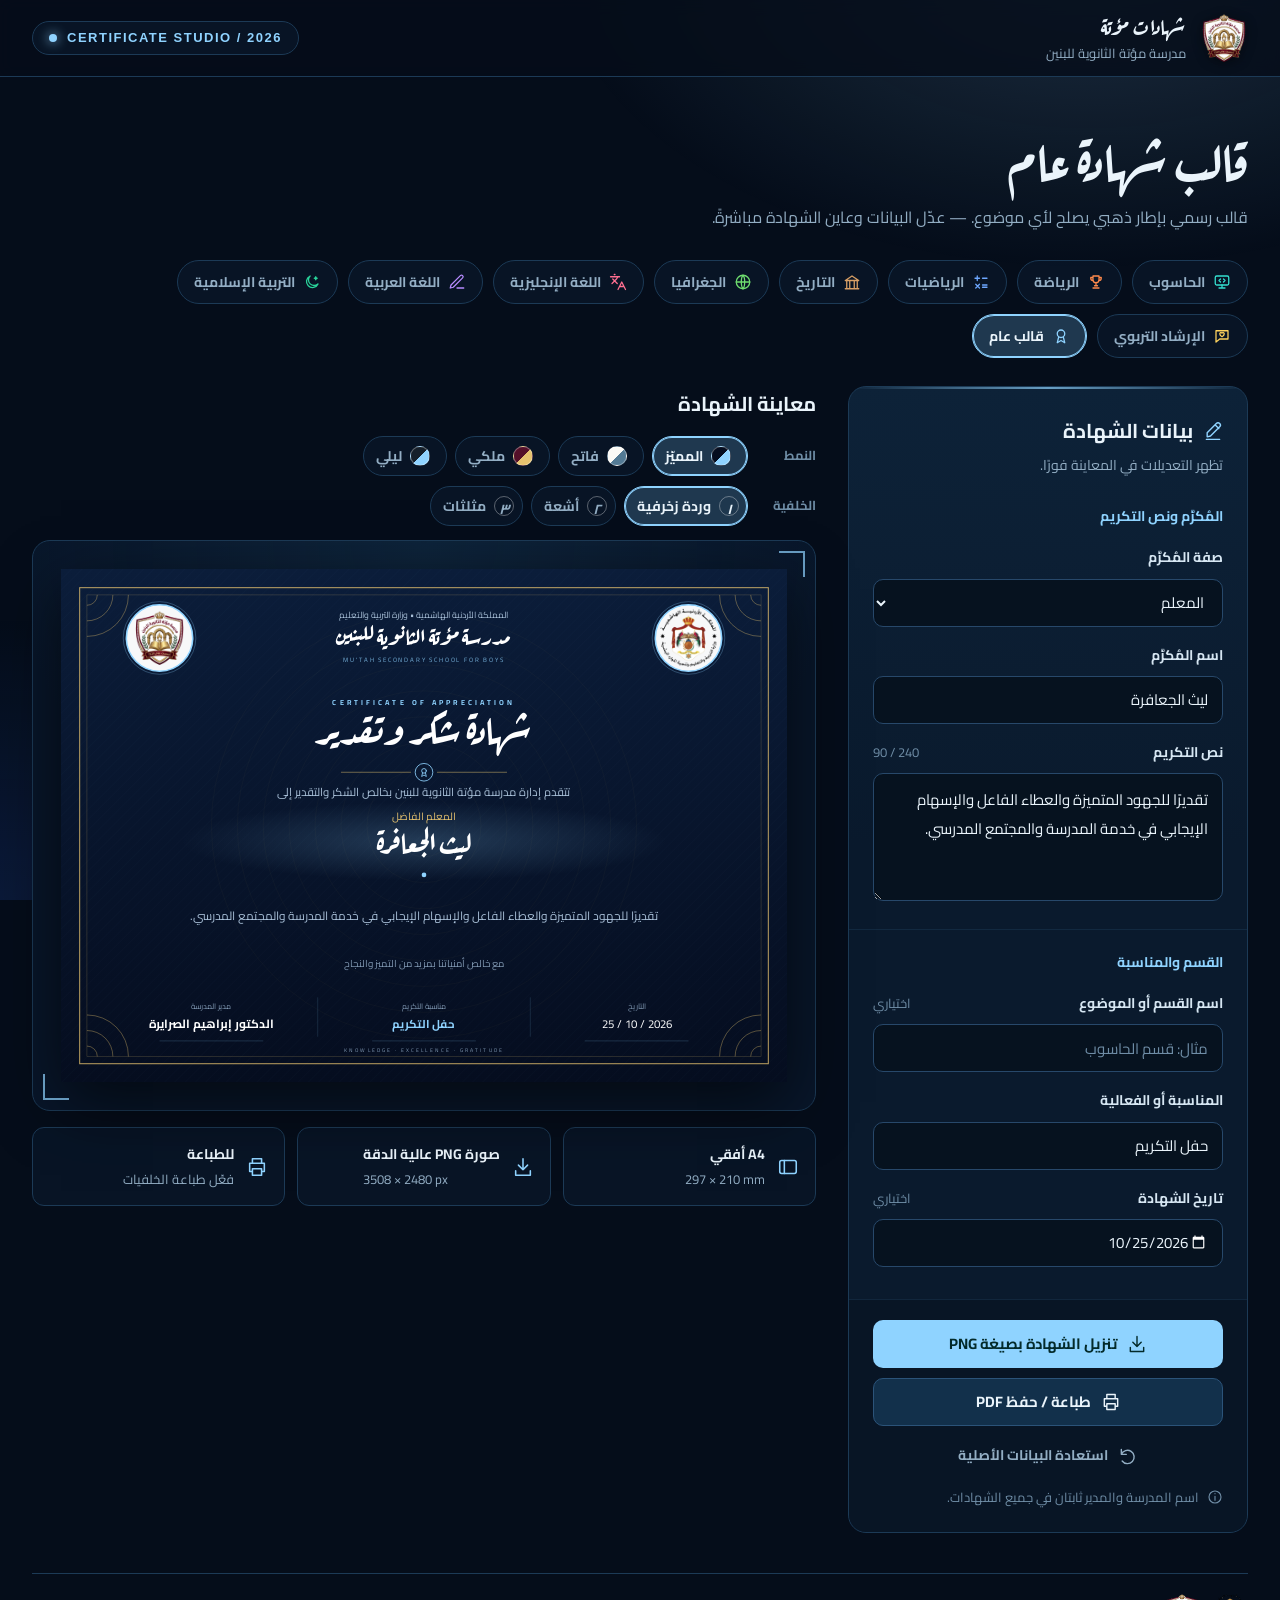
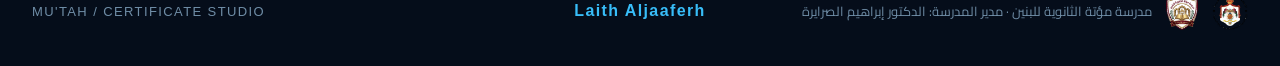
<file: general.html>
<!doctype html>
<html lang="ar" dir="rtl">
<head>
<meta charset="utf-8">
<meta name="viewport" content="width=device-width,initial-scale=1">
<meta name="theme-color" content="#050d1a">
<meta name="description" content="صمّم شهادة شكر وتقدير لمدرسة مؤتة الثانوية للبنين بطابع الأمن السيبراني، ثم نزّلها صورة أو اطبعها.">
<title>شهادات مؤتة | شهادات الأقسام</title>
<link rel="icon" href="assets/logo-school.png">
<link rel="stylesheet" href="style.css">
</head>
<body data-dept="general">
<svg width="0" height="0" class="sr-only" aria-hidden="true" xmlns="http://www.w3.org/2000/svg"><defs>
<symbol id="i-shield" viewBox="0 0 24 24"><path d="m12 3 8 3v6c0 5-8 9-8 9s-8-4-8-9V6z"/><path d="m8.5 11.5 2.4 2.5 4.6-5"/></symbol>
<symbol id="i-edit" viewBox="0 0 24 24"><path d="M15 5 19 9M5 19l4-1 11-11a2.8 2.8 0 0 0-4-4L5 14zM4 22h16"/></symbol>
<symbol id="i-download" viewBox="0 0 24 24"><path d="M12 3v12m-5-5 5 5 5-5M4 16v5h16v-5"/></symbol>
<symbol id="i-print" viewBox="0 0 24 24"><path d="M7 8V3h10v5M7 17H4V8h16v9h-3M7 14h10v7H7z"/></symbol>
<symbol id="i-reset" viewBox="0 0 24 24"><path d="M4 4v6h6M4 10a8 8 0 1 1 1 8"/></symbol>
<symbol id="i-info" viewBox="0 0 24 24"><circle cx="12" cy="12" r="9"/><path d="M12 11v6m0-10h.01"/></symbol>
<symbol id="i-layout" viewBox="0 0 24 24"><rect x="3" y="5" width="18" height="14" rx="2"/><path d="M8 5v14"/></symbol>
</defs></svg>
<header class="topbar"><div class="wrap top"><a class="brand" href="index.html" aria-label="الصفحة الرئيسية"><img class="logo" src="assets/logo-school.png" alt="شعار مدرسة مؤتة الثانوية للبنين"><div><b>شهادات مؤتة</b><small>مدرسة مؤتة الثانوية للبنين</small></div></a><div class="tag" dir="ltr">CERTIFICATE STUDIO / 2026</div></div></header>
<main class="wrap">
<section class="intro"><h1 id="pageH1">شهادات مؤتة</h1><p id="pageLead"></p></section>
<nav class="depts" id="depts" aria-label="اختر القسم"></nav>
<div class="work">
<aside class="panel" aria-labelledby="form-title">
<div class="ph"><h2 id="form-title"><svg class="ui-icon" aria-hidden="true"><use href="#i-edit"/></svg>بيانات الشهادة</h2><p>تظهر التعديلات في المعاينة فورًا.</p></div>
<form id="certificateForm" autocomplete="off">
<div class="group"><h3>المُكرَّم ونص التكريم</h3>
<div class="field"><label for="honorific">صفة المُكرَّم</label><select id="honorific"><option value="المعلم الفاضل">المعلم</option><option value="المعلمة الفاضلة">المعلمة</option><option value="الطالب المتميز">الطالب</option><option value="الطالبة المتميزة">الطالبة</option><option value="الأستاذ الفاضل">الأستاذ</option><option value="الأستاذة الفاضلة">الأستاذة</option><option value="">بدون صفة</option></select></div>
<div class="field"><label for="recipient">اسم المُكرَّم</label><input id="recipient" value="ليث الجعافرة" maxlength="90" placeholder="اكتب اسم المعلم أو الطالب" spellcheck="false"></div>
<div class="field"><label for="reason">نص التكريم <span class="hint" id="reasonCount" dir="ltr" aria-hidden="true">0 / 240</span></label><textarea id="reason" maxlength="240" aria-describedby="reason-limit">تقديرًا للجهود المتميزة والمشاركة الفاعلة في فعاليات الأمن السيبراني، والإسهام في نشر الوعي الرقمي وثقافة الاستخدام الآمن للتكنولوجيا.</textarea><span class="sr-only" id="reason-limit">الحد الأقصى 240 حرفًا.</span></div></div>
<div class="group"><h3>القسم والمناسبة</h3>
<div class="field"><label for="deptName">اسم القسم أو الموضوع <span class="hint">اختياري</span></label><input id="deptName" maxlength="48" placeholder="مثال: قسم الحاسوب"></div>
<div class="field"><label for="occasion">المناسبة أو الفعالية</label><input id="occasion" value="CYBER ARENA 2026" maxlength="64" placeholder="اكتب عنوان المناسبة" dir="auto"></div>
<div class="field"><label for="date">تاريخ الشهادة <span class="hint">اختياري</span></label><input id="date" type="date" value="2026-10-25"></div></div>
<div class="acts"><button type="button" id="pngBtn" class="btn btn-p"><svg class="ui-icon" aria-hidden="true"><use href="#i-download"/></svg><span>تنزيل الشهادة بصيغة PNG</span></button><button type="button" id="printBtn" class="btn btn-s"><svg class="ui-icon" aria-hidden="true"><use href="#i-print"/></svg>طباعة / حفظ PDF</button><button type="button" id="resetBtn" class="btn btn-t"><svg class="ui-icon" aria-hidden="true"><use href="#i-reset"/></svg>استعادة البيانات الأصلية</button><p class="note"><svg class="ui-icon" aria-hidden="true"><use href="#i-info"/></svg>اسم المدرسة والمدير ثابتان في جميع الشهادات.</p></div>
</form></aside>
<section class="preview" aria-labelledby="preview-title">
<div class="pv-head"><h2 id="preview-title">معاينة الشهادة</h2></div>
<div class="ctrls"><div class="cg"><span>النمط</span><div class="styles" id="styles" role="group" aria-label="نمط الشهادة"></div></div><div class="cg"><span>الخلفية</span><div class="styles" id="bgs" role="group" aria-label="خلفية الشهادة"></div></div></div>
<div class="stage"><div class="art">
<svg id="certificate" style="color:#35e0d0" viewBox="0 0 1400 990" xmlns="http://www.w3.org/2000/svg" role="img" aria-labelledby="certTitle certDesc">
<title id="certTitle">شهادة شكر وتقدير</title><desc id="certDesc">شهادة صادرة عن مدرسة مؤتة الثانوية للبنين.</desc>
<defs>
<style id="svgFontStyles"></style>
<style>.ar{font-family:MutahText,Tahoma,sans-serif;text-anchor:middle;direction:rtl;unicode-bidi:plaintext}#titleText,#schoolText,#recipientText{font-family:MutahDisplay,MutahText,serif}.en{font-family:MutahText,Arial,sans-serif;text-anchor:middle;direction:ltr;unicode-bidi:plaintext}</style>
<linearGradient id="bgG" x1="0" y1="0" x2="0" y2="1"><stop stop-color="#071a33"/><stop offset="1" stop-color="#040e1c"/></linearGradient>
<radialGradient id="glow" cx=".5" cy="0" r=".7"><stop stop-color="currentColor" stop-opacity=".22"/><stop offset="1" stop-color="currentColor" stop-opacity="0"/></radialGradient>
<radialGradient id="nameGlow"><stop stop-color="currentColor" stop-opacity=".2"/><stop offset="1" stop-color="currentColor" stop-opacity="0"/></radialGradient>
<linearGradient id="fade" x1="0" y1="0" x2="1" y2="0"><stop stop-color="currentColor" stop-opacity="0"/><stop offset=".5" stop-color="currentColor"/><stop offset="1" stop-color="currentColor" stop-opacity="0"/></linearGradient>
<pattern id="hex" width="34.64" height="60" patternUnits="userSpaceOnUse" patternTransform="scale(1.25)"><path d="M0 10L17.32 0 34.64 10M0 10V30M34.64 10V30M0 30L17.32 40 34.64 30M17.32 40V60" fill="none" stroke="currentColor" stroke-opacity=".075"/></pattern>
<g id="trace" fill="none" stroke="currentColor" stroke-width="1.5" opacity=".4"><path d="M36 430h34l30 30v100l26 26v80M36 468h18l26 26v70l26 26v50"/><circle cx="126" cy="666" r="4"/><circle cx="106" cy="640" r="4"/></g>
</defs>
<g id="themeArt"></g>
<g transform="translate(190 133)"><circle r="70" fill="none" stroke="currentColor" stroke-opacity=".35" stroke-width="1.5"/><circle r="64" fill="#fff" fill-opacity=".97" stroke="currentColor" stroke-width="3"/><image id="logoSchool" x="-52" y="-52" width="104" height="104"/></g>
<g transform="translate(1210 133)"><circle r="70" fill="none" stroke="currentColor" stroke-opacity=".35" stroke-width="1.5"/><circle r="64" fill="#fff" fill-opacity=".97" stroke="currentColor" stroke-width="3"/><image id="logoMin" x="-56" y="-56" width="112" height="112"/></g>
<text class="ar" x="700" y="94" style="fill:var(--soft)" font-size="17">المملكة الأردنية الهاشمية  •  وزارة التربية والتعليم</text>
<text id="schoolText" class="ar" x="700" y="146" style="fill:var(--ink)" font-size="44" font-weight="700">مدرسة مؤتة الثانوية للبنين</text>
<text class="en" x="700" y="180" fill="currentColor" fill-opacity=".8" font-size="12" letter-spacing="3.5">MU'TAH SECONDARY SCHOOL FOR BOYS</text>
<path d="M120 214H1280" stroke="url(#fade)" stroke-width="1.5"/>
<text class="en" x="700" y="262" fill="currentColor" font-size="14" font-weight="700" letter-spacing="6">CERTIFICATE OF APPRECIATION</text>
<text id="titleText" class="ar" x="700" y="340" style="fill:var(--ink)" font-size="76" font-weight="700">شهادة شكر وتقدير</text>
<path d="M540 392H675M725 392H860" style="stroke:var(--gold)" stroke-opacity=".6" stroke-width="1.5"/><g transform="translate(700 392)"><circle r="17" fill="none" stroke="currentColor" stroke-width="1.6"/><g id="emblemIcon" transform="translate(-10.8 -10.8) scale(.9)" fill="none" stroke="currentColor" stroke-width="1.8" stroke-linecap="round" stroke-linejoin="round"></g></g>
<text id="introText" class="ar" x="700" y="438" style="fill:var(--soft)" font-size="22">تتقدم إدارة مدرسة مؤتة الثانوية للبنين بخالص الشكر والتقدير إلى</text>
<ellipse cx="700" cy="525" rx="470" ry="76" fill="url(#nameGlow)"/>
<text class="ar" id="honorificText" x="700" y="484" style="fill:var(--gold)" font-size="20">المعلم الفاضل</text>
<text class="ar" id="recipientText" x="700" y="549" style="fill:var(--ink)" font-size="50" font-weight="700">ليث الجعافرة</text>
<path d="M360 590H1040" stroke="url(#fade)" stroke-width="2"/><circle cx="700" cy="590" r="4.5" fill="currentColor"/>
<text class="ar" id="reasonText" x="700" y="648" style="fill:var(--soft)" font-size="23"><tspan x="700">تقديرًا للجهود المتميزة والمشاركة الفاعلة في فعاليات الأمن السيبراني،</tspan></text>
<text class="ar" x="700" y="767" style="fill:var(--mute)" font-size="19">مع خالص أمنياتنا بمزيد من التميز والنجاح</text>
<path d="M120 808H1280" stroke="url(#fade)" stroke-opacity=".5"/><path d="M495 826v76M905 826v76" stroke="currentColor" stroke-opacity=".25"/>
<g id="eventGroup"><text class="ar" x="700" y="848" style="fill:var(--mute)" font-size="15">مناسبة التكريم</text><text id="occasionText" class="en" x="700" y="886" fill="currentColor" font-size="22" font-weight="700">CYBER ARENA 2026</text></g>
<g id="dateGroup"><text class="ar" x="1110" y="848" style="fill:var(--mute)" font-size="15">التاريخ</text><text id="dateText" class="en" x="1110" y="886" style="fill:var(--ink)" font-size="22">25 / 10 / 2026</text></g>
<text class="ar" x="290" y="848" style="fill:var(--mute)" font-size="15">مدير المدرسة</text><text class="ar" x="290" y="886" style="fill:var(--ink)" font-size="23" font-weight="700">الدكتور إبراهيم الصرايرة</text>
<path d="M190 910h200M600 910h200M1010 910h200" stroke="currentColor" stroke-opacity=".35"/>
<text id="taglineText" class="en" x="700" y="932" style="fill:var(--mute)" font-size="10" letter-spacing="4">KNOWLEDGE · AWARENESS · EXCELLENCE</text>
</svg></div></div>
<div class="specs"><div class="spec"><svg class="ui-icon" aria-hidden="true"><use href="#i-layout"/></svg><div><b>A4 أفقي</b><small dir="ltr">297 × 210 mm</small></div></div><div class="spec"><svg class="ui-icon" aria-hidden="true"><use href="#i-download"/></svg><div><b>صورة PNG عالية الدقة</b><small dir="ltr">3508 × 2480 px</small></div></div><div class="spec"><svg class="ui-icon" aria-hidden="true"><use href="#i-print"/></svg><div><b>للطباعة</b><small>فعّل طباعة الخلفيات</small></div></div></div>
</section></div>
<footer class="foot"><div class="fl"><img src="assets/logo-ministry.png" alt="شعار وزارة التربية والتعليم"><img src="assets/logo-school.png" alt="شعار المدرسة"><span>مدرسة مؤتة الثانوية للبنين · مدير المدرسة: الدكتور إبراهيم الصرايرة</span></div> <span class="developer-name" dir="ltr">Laith Aljaaferh</span><span dir="ltr">MU'TAH / CERTIFICATE STUDIO</span></footer>
</main>
<div id="toast" class="toast" role="status" aria-live="polite"></div>
<script src="logos.js"></script>
<script src="themes.js"></script>
<script src="script.js"></script>
</body>
</html>
</file>
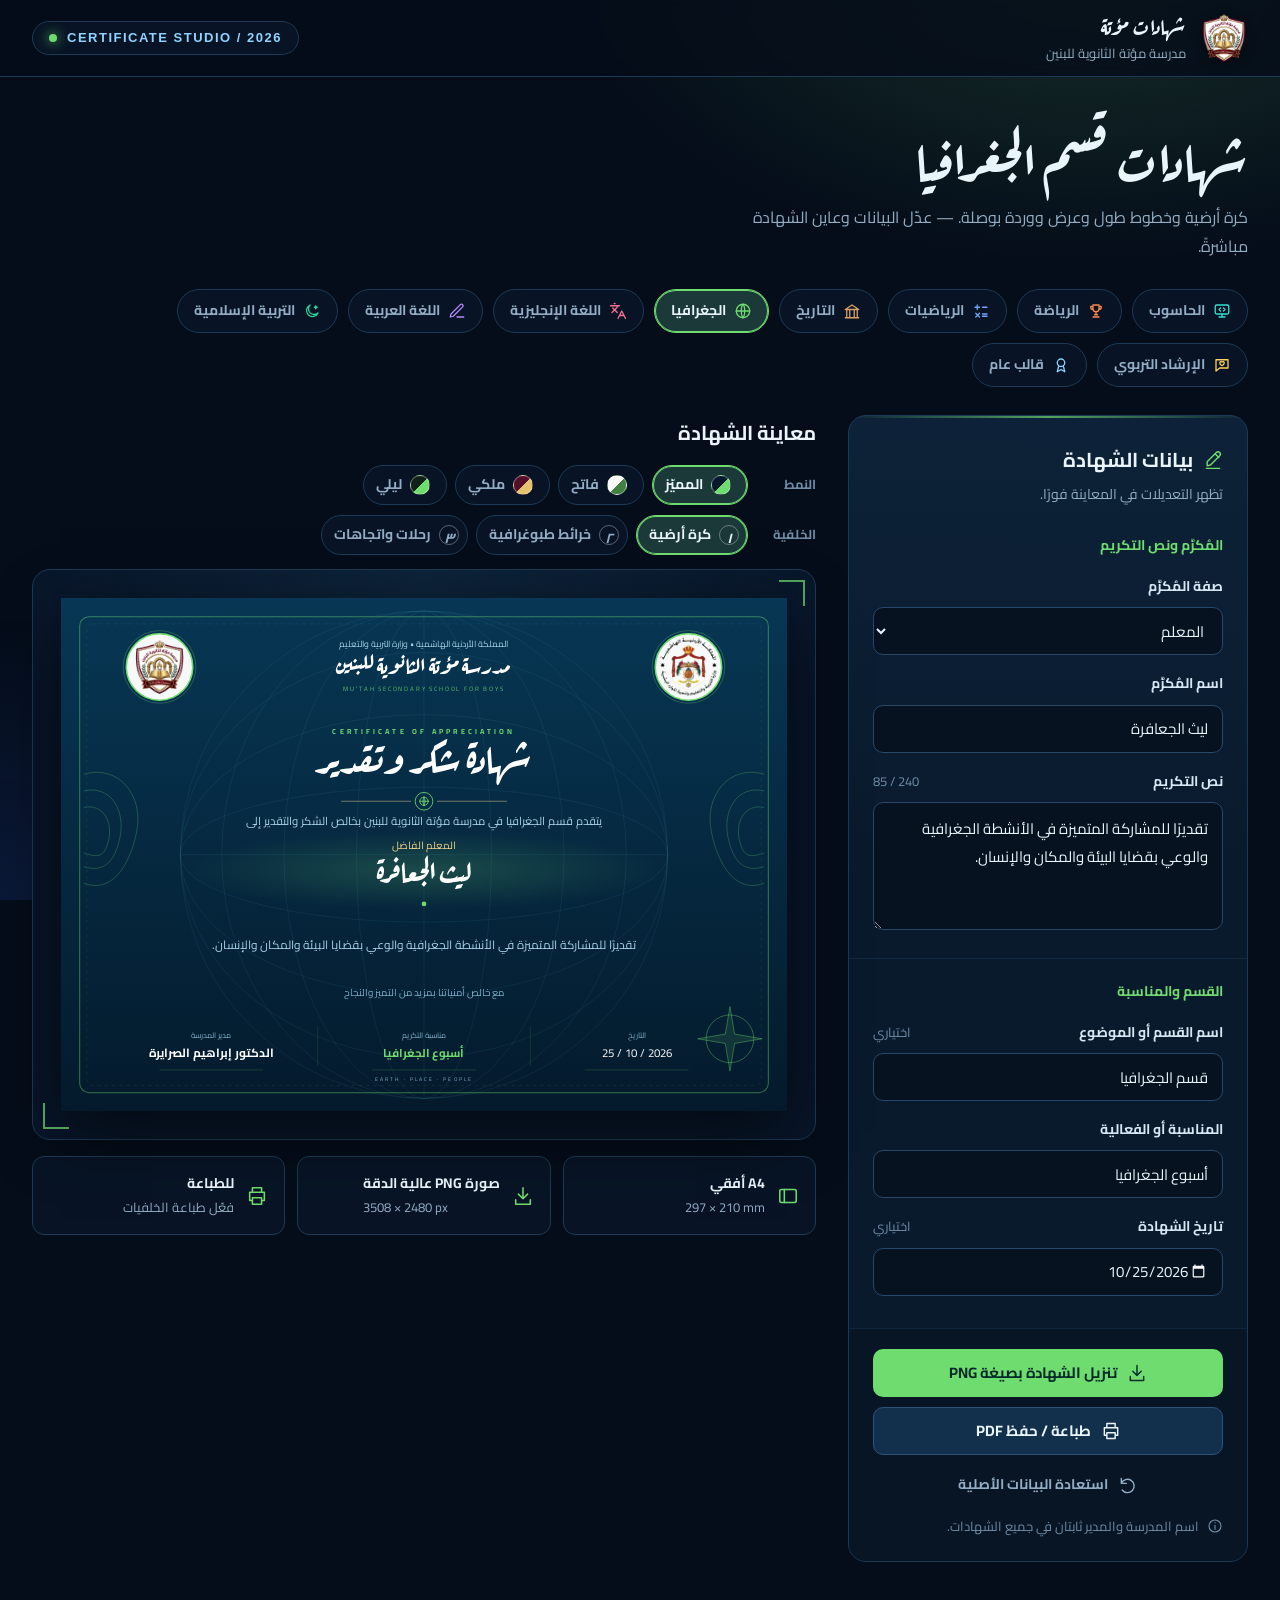
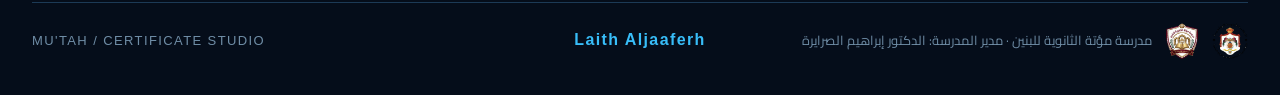
<file: geography.html>
<!doctype html>
<html lang="ar" dir="rtl">
<head>
<meta charset="utf-8">
<meta name="viewport" content="width=device-width,initial-scale=1">
<meta name="theme-color" content="#050d1a">
<meta name="description" content="صمّم شهادة شكر وتقدير لمدرسة مؤتة الثانوية للبنين بطابع الأمن السيبراني، ثم نزّلها صورة أو اطبعها.">
<title>شهادات مؤتة | شهادات الأقسام</title>
<link rel="icon" href="assets/logo-school.png">
<link rel="stylesheet" href="style.css">
</head>
<body data-dept="geography">
<svg width="0" height="0" class="sr-only" aria-hidden="true" xmlns="http://www.w3.org/2000/svg"><defs>
<symbol id="i-shield" viewBox="0 0 24 24"><path d="m12 3 8 3v6c0 5-8 9-8 9s-8-4-8-9V6z"/><path d="m8.5 11.5 2.4 2.5 4.6-5"/></symbol>
<symbol id="i-edit" viewBox="0 0 24 24"><path d="M15 5 19 9M5 19l4-1 11-11a2.8 2.8 0 0 0-4-4L5 14zM4 22h16"/></symbol>
<symbol id="i-download" viewBox="0 0 24 24"><path d="M12 3v12m-5-5 5 5 5-5M4 16v5h16v-5"/></symbol>
<symbol id="i-print" viewBox="0 0 24 24"><path d="M7 8V3h10v5M7 17H4V8h16v9h-3M7 14h10v7H7z"/></symbol>
<symbol id="i-reset" viewBox="0 0 24 24"><path d="M4 4v6h6M4 10a8 8 0 1 1 1 8"/></symbol>
<symbol id="i-info" viewBox="0 0 24 24"><circle cx="12" cy="12" r="9"/><path d="M12 11v6m0-10h.01"/></symbol>
<symbol id="i-layout" viewBox="0 0 24 24"><rect x="3" y="5" width="18" height="14" rx="2"/><path d="M8 5v14"/></symbol>
</defs></svg>
<header class="topbar"><div class="wrap top"><a class="brand" href="index.html" aria-label="الصفحة الرئيسية"><img class="logo" src="assets/logo-school.png" alt="شعار مدرسة مؤتة الثانوية للبنين"><div><b>شهادات مؤتة</b><small>مدرسة مؤتة الثانوية للبنين</small></div></a><div class="tag" dir="ltr">CERTIFICATE STUDIO / 2026</div></div></header>
<main class="wrap">
<section class="intro"><h1 id="pageH1">شهادات مؤتة</h1><p id="pageLead"></p></section>
<nav class="depts" id="depts" aria-label="اختر القسم"></nav>
<div class="work">
<aside class="panel" aria-labelledby="form-title">
<div class="ph"><h2 id="form-title"><svg class="ui-icon" aria-hidden="true"><use href="#i-edit"/></svg>بيانات الشهادة</h2><p>تظهر التعديلات في المعاينة فورًا.</p></div>
<form id="certificateForm" autocomplete="off">
<div class="group"><h3>المُكرَّم ونص التكريم</h3>
<div class="field"><label for="honorific">صفة المُكرَّم</label><select id="honorific"><option value="المعلم الفاضل">المعلم</option><option value="المعلمة الفاضلة">المعلمة</option><option value="الطالب المتميز">الطالب</option><option value="الطالبة المتميزة">الطالبة</option><option value="الأستاذ الفاضل">الأستاذ</option><option value="الأستاذة الفاضلة">الأستاذة</option><option value="">بدون صفة</option></select></div>
<div class="field"><label for="recipient">اسم المُكرَّم</label><input id="recipient" value="ليث الجعافرة" maxlength="90" placeholder="اكتب اسم المعلم أو الطالب" spellcheck="false"></div>
<div class="field"><label for="reason">نص التكريم <span class="hint" id="reasonCount" dir="ltr" aria-hidden="true">0 / 240</span></label><textarea id="reason" maxlength="240" aria-describedby="reason-limit">تقديرًا للجهود المتميزة والمشاركة الفاعلة في فعاليات الأمن السيبراني، والإسهام في نشر الوعي الرقمي وثقافة الاستخدام الآمن للتكنولوجيا.</textarea><span class="sr-only" id="reason-limit">الحد الأقصى 240 حرفًا.</span></div></div>
<div class="group"><h3>القسم والمناسبة</h3>
<div class="field"><label for="deptName">اسم القسم أو الموضوع <span class="hint">اختياري</span></label><input id="deptName" maxlength="48" placeholder="مثال: قسم الحاسوب"></div>
<div class="field"><label for="occasion">المناسبة أو الفعالية</label><input id="occasion" value="CYBER ARENA 2026" maxlength="64" placeholder="اكتب عنوان المناسبة" dir="auto"></div>
<div class="field"><label for="date">تاريخ الشهادة <span class="hint">اختياري</span></label><input id="date" type="date" value="2026-10-25"></div></div>
<div class="acts"><button type="button" id="pngBtn" class="btn btn-p"><svg class="ui-icon" aria-hidden="true"><use href="#i-download"/></svg><span>تنزيل الشهادة بصيغة PNG</span></button><button type="button" id="printBtn" class="btn btn-s"><svg class="ui-icon" aria-hidden="true"><use href="#i-print"/></svg>طباعة / حفظ PDF</button><button type="button" id="resetBtn" class="btn btn-t"><svg class="ui-icon" aria-hidden="true"><use href="#i-reset"/></svg>استعادة البيانات الأصلية</button><p class="note"><svg class="ui-icon" aria-hidden="true"><use href="#i-info"/></svg>اسم المدرسة والمدير ثابتان في جميع الشهادات.</p></div>
</form></aside>
<section class="preview" aria-labelledby="preview-title">
<div class="pv-head"><h2 id="preview-title">معاينة الشهادة</h2></div>
<div class="ctrls"><div class="cg"><span>النمط</span><div class="styles" id="styles" role="group" aria-label="نمط الشهادة"></div></div><div class="cg"><span>الخلفية</span><div class="styles" id="bgs" role="group" aria-label="خلفية الشهادة"></div></div></div>
<div class="stage"><div class="art">
<svg id="certificate" style="color:#35e0d0" viewBox="0 0 1400 990" xmlns="http://www.w3.org/2000/svg" role="img" aria-labelledby="certTitle certDesc">
<title id="certTitle">شهادة شكر وتقدير</title><desc id="certDesc">شهادة صادرة عن مدرسة مؤتة الثانوية للبنين.</desc>
<defs>
<style id="svgFontStyles"></style>
<style>.ar{font-family:MutahText,Tahoma,sans-serif;text-anchor:middle;direction:rtl;unicode-bidi:plaintext}#titleText,#schoolText,#recipientText{font-family:MutahDisplay,MutahText,serif}.en{font-family:MutahText,Arial,sans-serif;text-anchor:middle;direction:ltr;unicode-bidi:plaintext}</style>
<linearGradient id="bgG" x1="0" y1="0" x2="0" y2="1"><stop stop-color="#071a33"/><stop offset="1" stop-color="#040e1c"/></linearGradient>
<radialGradient id="glow" cx=".5" cy="0" r=".7"><stop stop-color="currentColor" stop-opacity=".22"/><stop offset="1" stop-color="currentColor" stop-opacity="0"/></radialGradient>
<radialGradient id="nameGlow"><stop stop-color="currentColor" stop-opacity=".2"/><stop offset="1" stop-color="currentColor" stop-opacity="0"/></radialGradient>
<linearGradient id="fade" x1="0" y1="0" x2="1" y2="0"><stop stop-color="currentColor" stop-opacity="0"/><stop offset=".5" stop-color="currentColor"/><stop offset="1" stop-color="currentColor" stop-opacity="0"/></linearGradient>
<pattern id="hex" width="34.64" height="60" patternUnits="userSpaceOnUse" patternTransform="scale(1.25)"><path d="M0 10L17.32 0 34.64 10M0 10V30M34.64 10V30M0 30L17.32 40 34.64 30M17.32 40V60" fill="none" stroke="currentColor" stroke-opacity=".075"/></pattern>
<g id="trace" fill="none" stroke="currentColor" stroke-width="1.5" opacity=".4"><path d="M36 430h34l30 30v100l26 26v80M36 468h18l26 26v70l26 26v50"/><circle cx="126" cy="666" r="4"/><circle cx="106" cy="640" r="4"/></g>
</defs>
<g id="themeArt"></g>
<g transform="translate(190 133)"><circle r="70" fill="none" stroke="currentColor" stroke-opacity=".35" stroke-width="1.5"/><circle r="64" fill="#fff" fill-opacity=".97" stroke="currentColor" stroke-width="3"/><image id="logoSchool" x="-52" y="-52" width="104" height="104"/></g>
<g transform="translate(1210 133)"><circle r="70" fill="none" stroke="currentColor" stroke-opacity=".35" stroke-width="1.5"/><circle r="64" fill="#fff" fill-opacity=".97" stroke="currentColor" stroke-width="3"/><image id="logoMin" x="-56" y="-56" width="112" height="112"/></g>
<text class="ar" x="700" y="94" style="fill:var(--soft)" font-size="17">المملكة الأردنية الهاشمية  •  وزارة التربية والتعليم</text>
<text id="schoolText" class="ar" x="700" y="146" style="fill:var(--ink)" font-size="44" font-weight="700">مدرسة مؤتة الثانوية للبنين</text>
<text class="en" x="700" y="180" fill="currentColor" fill-opacity=".8" font-size="12" letter-spacing="3.5">MU'TAH SECONDARY SCHOOL FOR BOYS</text>
<path d="M120 214H1280" stroke="url(#fade)" stroke-width="1.5"/>
<text class="en" x="700" y="262" fill="currentColor" font-size="14" font-weight="700" letter-spacing="6">CERTIFICATE OF APPRECIATION</text>
<text id="titleText" class="ar" x="700" y="340" style="fill:var(--ink)" font-size="76" font-weight="700">شهادة شكر وتقدير</text>
<path d="M540 392H675M725 392H860" style="stroke:var(--gold)" stroke-opacity=".6" stroke-width="1.5"/><g transform="translate(700 392)"><circle r="17" fill="none" stroke="currentColor" stroke-width="1.6"/><g id="emblemIcon" transform="translate(-10.8 -10.8) scale(.9)" fill="none" stroke="currentColor" stroke-width="1.8" stroke-linecap="round" stroke-linejoin="round"></g></g>
<text id="introText" class="ar" x="700" y="438" style="fill:var(--soft)" font-size="22">تتقدم إدارة مدرسة مؤتة الثانوية للبنين بخالص الشكر والتقدير إلى</text>
<ellipse cx="700" cy="525" rx="470" ry="76" fill="url(#nameGlow)"/>
<text class="ar" id="honorificText" x="700" y="484" style="fill:var(--gold)" font-size="20">المعلم الفاضل</text>
<text class="ar" id="recipientText" x="700" y="549" style="fill:var(--ink)" font-size="50" font-weight="700">ليث الجعافرة</text>
<path d="M360 590H1040" stroke="url(#fade)" stroke-width="2"/><circle cx="700" cy="590" r="4.5" fill="currentColor"/>
<text class="ar" id="reasonText" x="700" y="648" style="fill:var(--soft)" font-size="23"><tspan x="700">تقديرًا للجهود المتميزة والمشاركة الفاعلة في فعاليات الأمن السيبراني،</tspan></text>
<text class="ar" x="700" y="767" style="fill:var(--mute)" font-size="19">مع خالص أمنياتنا بمزيد من التميز والنجاح</text>
<path d="M120 808H1280" stroke="url(#fade)" stroke-opacity=".5"/><path d="M495 826v76M905 826v76" stroke="currentColor" stroke-opacity=".25"/>
<g id="eventGroup"><text class="ar" x="700" y="848" style="fill:var(--mute)" font-size="15">مناسبة التكريم</text><text id="occasionText" class="en" x="700" y="886" fill="currentColor" font-size="22" font-weight="700">CYBER ARENA 2026</text></g>
<g id="dateGroup"><text class="ar" x="1110" y="848" style="fill:var(--mute)" font-size="15">التاريخ</text><text id="dateText" class="en" x="1110" y="886" style="fill:var(--ink)" font-size="22">25 / 10 / 2026</text></g>
<text class="ar" x="290" y="848" style="fill:var(--mute)" font-size="15">مدير المدرسة</text><text class="ar" x="290" y="886" style="fill:var(--ink)" font-size="23" font-weight="700">الدكتور إبراهيم الصرايرة</text>
<path d="M190 910h200M600 910h200M1010 910h200" stroke="currentColor" stroke-opacity=".35"/>
<text id="taglineText" class="en" x="700" y="932" style="fill:var(--mute)" font-size="10" letter-spacing="4">KNOWLEDGE · AWARENESS · EXCELLENCE</text>
</svg></div></div>
<div class="specs"><div class="spec"><svg class="ui-icon" aria-hidden="true"><use href="#i-layout"/></svg><div><b>A4 أفقي</b><small dir="ltr">297 × 210 mm</small></div></div><div class="spec"><svg class="ui-icon" aria-hidden="true"><use href="#i-download"/></svg><div><b>صورة PNG عالية الدقة</b><small dir="ltr">3508 × 2480 px</small></div></div><div class="spec"><svg class="ui-icon" aria-hidden="true"><use href="#i-print"/></svg><div><b>للطباعة</b><small>فعّل طباعة الخلفيات</small></div></div></div>
</section></div>
<footer class="foot"><div class="fl"><img src="assets/logo-ministry.png" alt="شعار وزارة التربية والتعليم"><img src="assets/logo-school.png" alt="شعار المدرسة"><span>مدرسة مؤتة الثانوية للبنين · مدير المدرسة: الدكتور إبراهيم الصرايرة</span></div> <span class="developer-name" dir="ltr">Laith Aljaaferh</span><span dir="ltr">MU'TAH / CERTIFICATE STUDIO</span></footer>
</main>
<div id="toast" class="toast" role="status" aria-live="polite"></div>
<script src="logos.js"></script>
<script src="themes.js"></script>
<script src="script.js"></script>
</body>
</html>
</file>
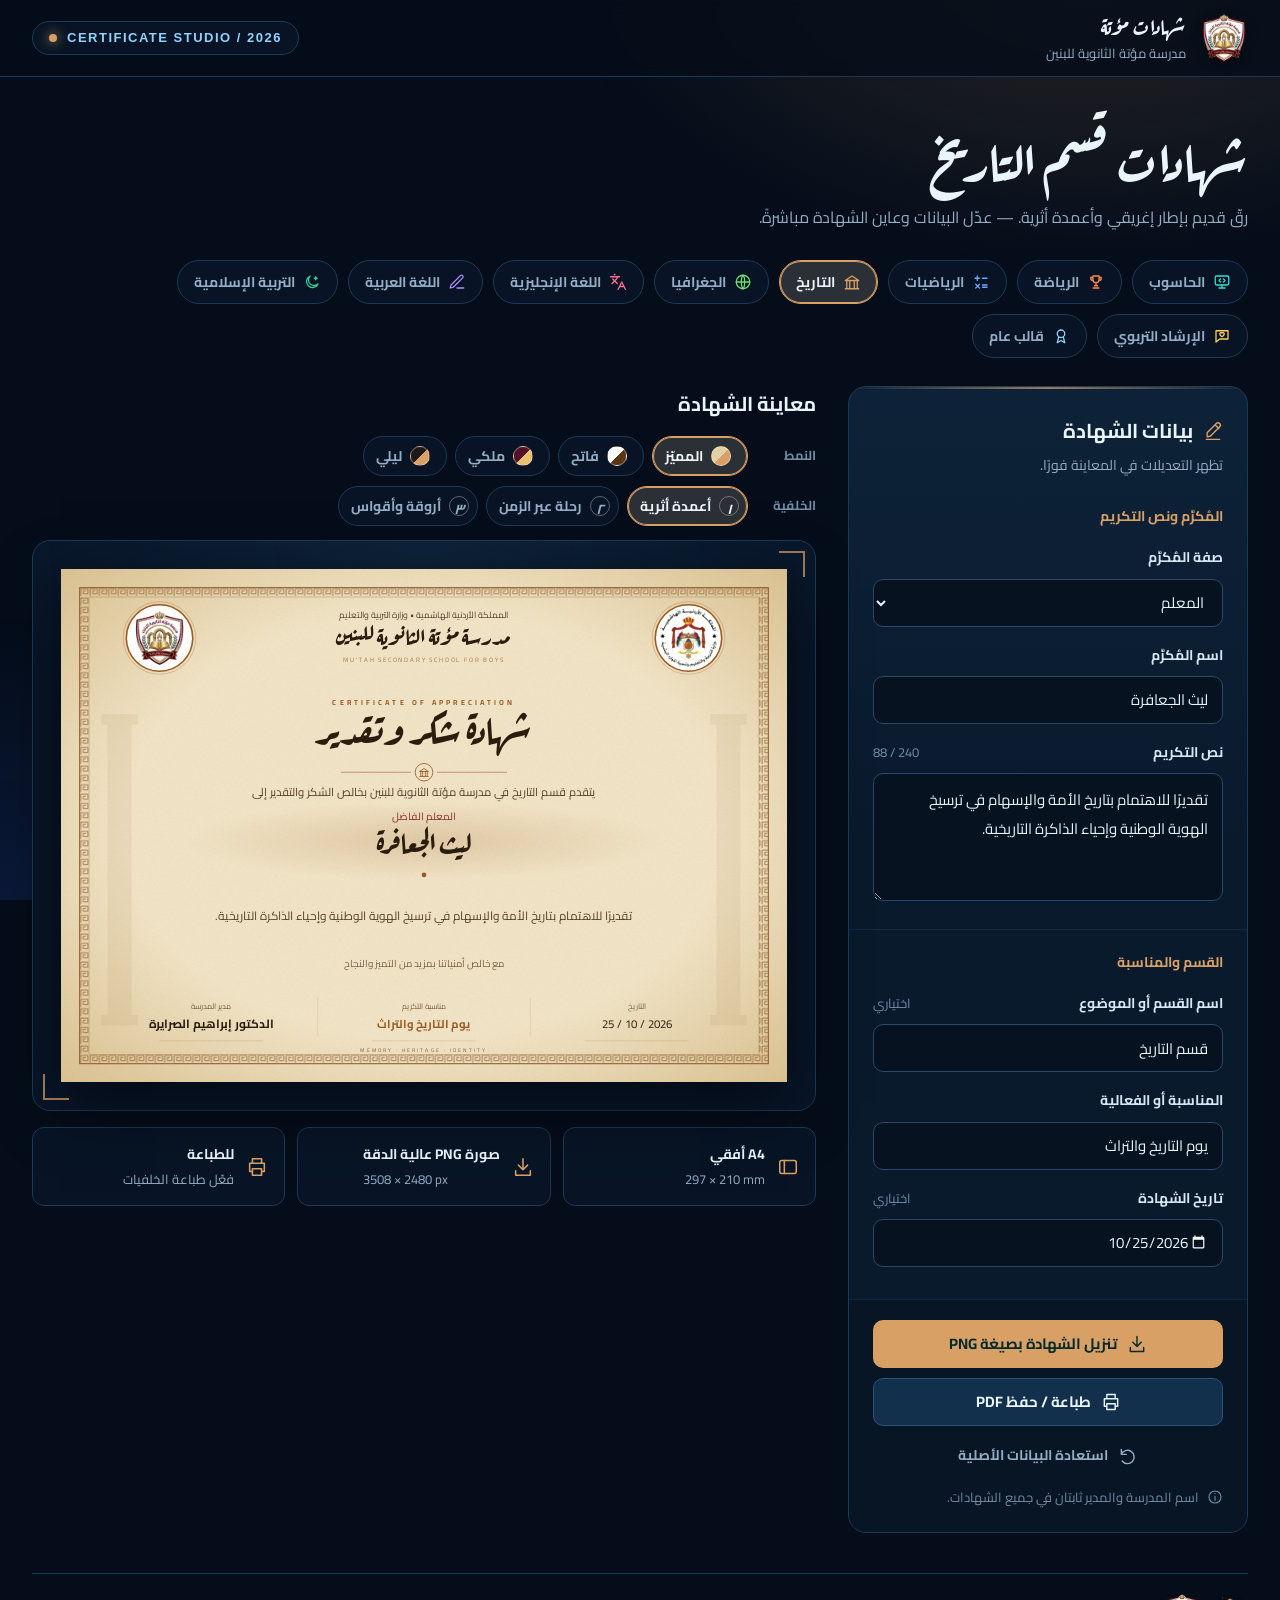
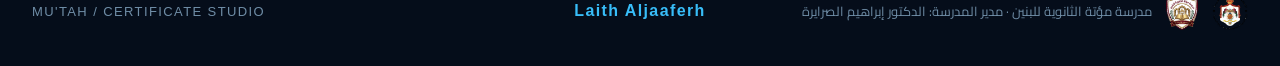
<file: history.html>
<!doctype html>
<html lang="ar" dir="rtl">
<head>
<meta charset="utf-8">
<meta name="viewport" content="width=device-width,initial-scale=1">
<meta name="theme-color" content="#050d1a">
<meta name="description" content="صمّم شهادة شكر وتقدير لمدرسة مؤتة الثانوية للبنين بطابع الأمن السيبراني، ثم نزّلها صورة أو اطبعها.">
<title>شهادات مؤتة | شهادات الأقسام</title>
<link rel="icon" href="assets/logo-school.png">
<link rel="stylesheet" href="style.css">
</head>
<body data-dept="history">
<svg width="0" height="0" class="sr-only" aria-hidden="true" xmlns="http://www.w3.org/2000/svg"><defs>
<symbol id="i-shield" viewBox="0 0 24 24"><path d="m12 3 8 3v6c0 5-8 9-8 9s-8-4-8-9V6z"/><path d="m8.5 11.5 2.4 2.5 4.6-5"/></symbol>
<symbol id="i-edit" viewBox="0 0 24 24"><path d="M15 5 19 9M5 19l4-1 11-11a2.8 2.8 0 0 0-4-4L5 14zM4 22h16"/></symbol>
<symbol id="i-download" viewBox="0 0 24 24"><path d="M12 3v12m-5-5 5 5 5-5M4 16v5h16v-5"/></symbol>
<symbol id="i-print" viewBox="0 0 24 24"><path d="M7 8V3h10v5M7 17H4V8h16v9h-3M7 14h10v7H7z"/></symbol>
<symbol id="i-reset" viewBox="0 0 24 24"><path d="M4 4v6h6M4 10a8 8 0 1 1 1 8"/></symbol>
<symbol id="i-info" viewBox="0 0 24 24"><circle cx="12" cy="12" r="9"/><path d="M12 11v6m0-10h.01"/></symbol>
<symbol id="i-layout" viewBox="0 0 24 24"><rect x="3" y="5" width="18" height="14" rx="2"/><path d="M8 5v14"/></symbol>
</defs></svg>
<header class="topbar"><div class="wrap top"><a class="brand" href="index.html" aria-label="الصفحة الرئيسية"><img class="logo" src="assets/logo-school.png" alt="شعار مدرسة مؤتة الثانوية للبنين"><div><b>شهادات مؤتة</b><small>مدرسة مؤتة الثانوية للبنين</small></div></a><div class="tag" dir="ltr">CERTIFICATE STUDIO / 2026</div></div></header>
<main class="wrap">
<section class="intro"><h1 id="pageH1">شهادات مؤتة</h1><p id="pageLead"></p></section>
<nav class="depts" id="depts" aria-label="اختر القسم"></nav>
<div class="work">
<aside class="panel" aria-labelledby="form-title">
<div class="ph"><h2 id="form-title"><svg class="ui-icon" aria-hidden="true"><use href="#i-edit"/></svg>بيانات الشهادة</h2><p>تظهر التعديلات في المعاينة فورًا.</p></div>
<form id="certificateForm" autocomplete="off">
<div class="group"><h3>المُكرَّم ونص التكريم</h3>
<div class="field"><label for="honorific">صفة المُكرَّم</label><select id="honorific"><option value="المعلم الفاضل">المعلم</option><option value="المعلمة الفاضلة">المعلمة</option><option value="الطالب المتميز">الطالب</option><option value="الطالبة المتميزة">الطالبة</option><option value="الأستاذ الفاضل">الأستاذ</option><option value="الأستاذة الفاضلة">الأستاذة</option><option value="">بدون صفة</option></select></div>
<div class="field"><label for="recipient">اسم المُكرَّم</label><input id="recipient" value="ليث الجعافرة" maxlength="90" placeholder="اكتب اسم المعلم أو الطالب" spellcheck="false"></div>
<div class="field"><label for="reason">نص التكريم <span class="hint" id="reasonCount" dir="ltr" aria-hidden="true">0 / 240</span></label><textarea id="reason" maxlength="240" aria-describedby="reason-limit">تقديرًا للجهود المتميزة والمشاركة الفاعلة في فعاليات الأمن السيبراني، والإسهام في نشر الوعي الرقمي وثقافة الاستخدام الآمن للتكنولوجيا.</textarea><span class="sr-only" id="reason-limit">الحد الأقصى 240 حرفًا.</span></div></div>
<div class="group"><h3>القسم والمناسبة</h3>
<div class="field"><label for="deptName">اسم القسم أو الموضوع <span class="hint">اختياري</span></label><input id="deptName" maxlength="48" placeholder="مثال: قسم الحاسوب"></div>
<div class="field"><label for="occasion">المناسبة أو الفعالية</label><input id="occasion" value="CYBER ARENA 2026" maxlength="64" placeholder="اكتب عنوان المناسبة" dir="auto"></div>
<div class="field"><label for="date">تاريخ الشهادة <span class="hint">اختياري</span></label><input id="date" type="date" value="2026-10-25"></div></div>
<div class="acts"><button type="button" id="pngBtn" class="btn btn-p"><svg class="ui-icon" aria-hidden="true"><use href="#i-download"/></svg><span>تنزيل الشهادة بصيغة PNG</span></button><button type="button" id="printBtn" class="btn btn-s"><svg class="ui-icon" aria-hidden="true"><use href="#i-print"/></svg>طباعة / حفظ PDF</button><button type="button" id="resetBtn" class="btn btn-t"><svg class="ui-icon" aria-hidden="true"><use href="#i-reset"/></svg>استعادة البيانات الأصلية</button><p class="note"><svg class="ui-icon" aria-hidden="true"><use href="#i-info"/></svg>اسم المدرسة والمدير ثابتان في جميع الشهادات.</p></div>
</form></aside>
<section class="preview" aria-labelledby="preview-title">
<div class="pv-head"><h2 id="preview-title">معاينة الشهادة</h2></div>
<div class="ctrls"><div class="cg"><span>النمط</span><div class="styles" id="styles" role="group" aria-label="نمط الشهادة"></div></div><div class="cg"><span>الخلفية</span><div class="styles" id="bgs" role="group" aria-label="خلفية الشهادة"></div></div></div>
<div class="stage"><div class="art">
<svg id="certificate" style="color:#35e0d0" viewBox="0 0 1400 990" xmlns="http://www.w3.org/2000/svg" role="img" aria-labelledby="certTitle certDesc">
<title id="certTitle">شهادة شكر وتقدير</title><desc id="certDesc">شهادة صادرة عن مدرسة مؤتة الثانوية للبنين.</desc>
<defs>
<style id="svgFontStyles"></style>
<style>.ar{font-family:MutahText,Tahoma,sans-serif;text-anchor:middle;direction:rtl;unicode-bidi:plaintext}#titleText,#schoolText,#recipientText{font-family:MutahDisplay,MutahText,serif}.en{font-family:MutahText,Arial,sans-serif;text-anchor:middle;direction:ltr;unicode-bidi:plaintext}</style>
<linearGradient id="bgG" x1="0" y1="0" x2="0" y2="1"><stop stop-color="#071a33"/><stop offset="1" stop-color="#040e1c"/></linearGradient>
<radialGradient id="glow" cx=".5" cy="0" r=".7"><stop stop-color="currentColor" stop-opacity=".22"/><stop offset="1" stop-color="currentColor" stop-opacity="0"/></radialGradient>
<radialGradient id="nameGlow"><stop stop-color="currentColor" stop-opacity=".2"/><stop offset="1" stop-color="currentColor" stop-opacity="0"/></radialGradient>
<linearGradient id="fade" x1="0" y1="0" x2="1" y2="0"><stop stop-color="currentColor" stop-opacity="0"/><stop offset=".5" stop-color="currentColor"/><stop offset="1" stop-color="currentColor" stop-opacity="0"/></linearGradient>
<pattern id="hex" width="34.64" height="60" patternUnits="userSpaceOnUse" patternTransform="scale(1.25)"><path d="M0 10L17.32 0 34.64 10M0 10V30M34.64 10V30M0 30L17.32 40 34.64 30M17.32 40V60" fill="none" stroke="currentColor" stroke-opacity=".075"/></pattern>
<g id="trace" fill="none" stroke="currentColor" stroke-width="1.5" opacity=".4"><path d="M36 430h34l30 30v100l26 26v80M36 468h18l26 26v70l26 26v50"/><circle cx="126" cy="666" r="4"/><circle cx="106" cy="640" r="4"/></g>
</defs>
<g id="themeArt"></g>
<g transform="translate(190 133)"><circle r="70" fill="none" stroke="currentColor" stroke-opacity=".35" stroke-width="1.5"/><circle r="64" fill="#fff" fill-opacity=".97" stroke="currentColor" stroke-width="3"/><image id="logoSchool" x="-52" y="-52" width="104" height="104"/></g>
<g transform="translate(1210 133)"><circle r="70" fill="none" stroke="currentColor" stroke-opacity=".35" stroke-width="1.5"/><circle r="64" fill="#fff" fill-opacity=".97" stroke="currentColor" stroke-width="3"/><image id="logoMin" x="-56" y="-56" width="112" height="112"/></g>
<text class="ar" x="700" y="94" style="fill:var(--soft)" font-size="17">المملكة الأردنية الهاشمية  •  وزارة التربية والتعليم</text>
<text id="schoolText" class="ar" x="700" y="146" style="fill:var(--ink)" font-size="44" font-weight="700">مدرسة مؤتة الثانوية للبنين</text>
<text class="en" x="700" y="180" fill="currentColor" fill-opacity=".8" font-size="12" letter-spacing="3.5">MU'TAH SECONDARY SCHOOL FOR BOYS</text>
<path d="M120 214H1280" stroke="url(#fade)" stroke-width="1.5"/>
<text class="en" x="700" y="262" fill="currentColor" font-size="14" font-weight="700" letter-spacing="6">CERTIFICATE OF APPRECIATION</text>
<text id="titleText" class="ar" x="700" y="340" style="fill:var(--ink)" font-size="76" font-weight="700">شهادة شكر وتقدير</text>
<path d="M540 392H675M725 392H860" style="stroke:var(--gold)" stroke-opacity=".6" stroke-width="1.5"/><g transform="translate(700 392)"><circle r="17" fill="none" stroke="currentColor" stroke-width="1.6"/><g id="emblemIcon" transform="translate(-10.8 -10.8) scale(.9)" fill="none" stroke="currentColor" stroke-width="1.8" stroke-linecap="round" stroke-linejoin="round"></g></g>
<text id="introText" class="ar" x="700" y="438" style="fill:var(--soft)" font-size="22">تتقدم إدارة مدرسة مؤتة الثانوية للبنين بخالص الشكر والتقدير إلى</text>
<ellipse cx="700" cy="525" rx="470" ry="76" fill="url(#nameGlow)"/>
<text class="ar" id="honorificText" x="700" y="484" style="fill:var(--gold)" font-size="20">المعلم الفاضل</text>
<text class="ar" id="recipientText" x="700" y="549" style="fill:var(--ink)" font-size="50" font-weight="700">ليث الجعافرة</text>
<path d="M360 590H1040" stroke="url(#fade)" stroke-width="2"/><circle cx="700" cy="590" r="4.5" fill="currentColor"/>
<text class="ar" id="reasonText" x="700" y="648" style="fill:var(--soft)" font-size="23"><tspan x="700">تقديرًا للجهود المتميزة والمشاركة الفاعلة في فعاليات الأمن السيبراني،</tspan></text>
<text class="ar" x="700" y="767" style="fill:var(--mute)" font-size="19">مع خالص أمنياتنا بمزيد من التميز والنجاح</text>
<path d="M120 808H1280" stroke="url(#fade)" stroke-opacity=".5"/><path d="M495 826v76M905 826v76" stroke="currentColor" stroke-opacity=".25"/>
<g id="eventGroup"><text class="ar" x="700" y="848" style="fill:var(--mute)" font-size="15">مناسبة التكريم</text><text id="occasionText" class="en" x="700" y="886" fill="currentColor" font-size="22" font-weight="700">CYBER ARENA 2026</text></g>
<g id="dateGroup"><text class="ar" x="1110" y="848" style="fill:var(--mute)" font-size="15">التاريخ</text><text id="dateText" class="en" x="1110" y="886" style="fill:var(--ink)" font-size="22">25 / 10 / 2026</text></g>
<text class="ar" x="290" y="848" style="fill:var(--mute)" font-size="15">مدير المدرسة</text><text class="ar" x="290" y="886" style="fill:var(--ink)" font-size="23" font-weight="700">الدكتور إبراهيم الصرايرة</text>
<path d="M190 910h200M600 910h200M1010 910h200" stroke="currentColor" stroke-opacity=".35"/>
<text id="taglineText" class="en" x="700" y="932" style="fill:var(--mute)" font-size="10" letter-spacing="4">KNOWLEDGE · AWARENESS · EXCELLENCE</text>
</svg></div></div>
<div class="specs"><div class="spec"><svg class="ui-icon" aria-hidden="true"><use href="#i-layout"/></svg><div><b>A4 أفقي</b><small dir="ltr">297 × 210 mm</small></div></div><div class="spec"><svg class="ui-icon" aria-hidden="true"><use href="#i-download"/></svg><div><b>صورة PNG عالية الدقة</b><small dir="ltr">3508 × 2480 px</small></div></div><div class="spec"><svg class="ui-icon" aria-hidden="true"><use href="#i-print"/></svg><div><b>للطباعة</b><small>فعّل طباعة الخلفيات</small></div></div></div>
</section></div>
<footer class="foot"><div class="fl"><img src="assets/logo-ministry.png" alt="شعار وزارة التربية والتعليم"><img src="assets/logo-school.png" alt="شعار المدرسة"><span>مدرسة مؤتة الثانوية للبنين · مدير المدرسة: الدكتور إبراهيم الصرايرة</span></div> <span class="developer-name" dir="ltr">Laith Aljaaferh</span><span dir="ltr">MU'TAH / CERTIFICATE STUDIO</span></footer>
</main>
<div id="toast" class="toast" role="status" aria-live="polite"></div>
<script src="logos.js"></script>
<script src="themes.js"></script>
<script src="script.js"></script>
</body>
</html>
</file>
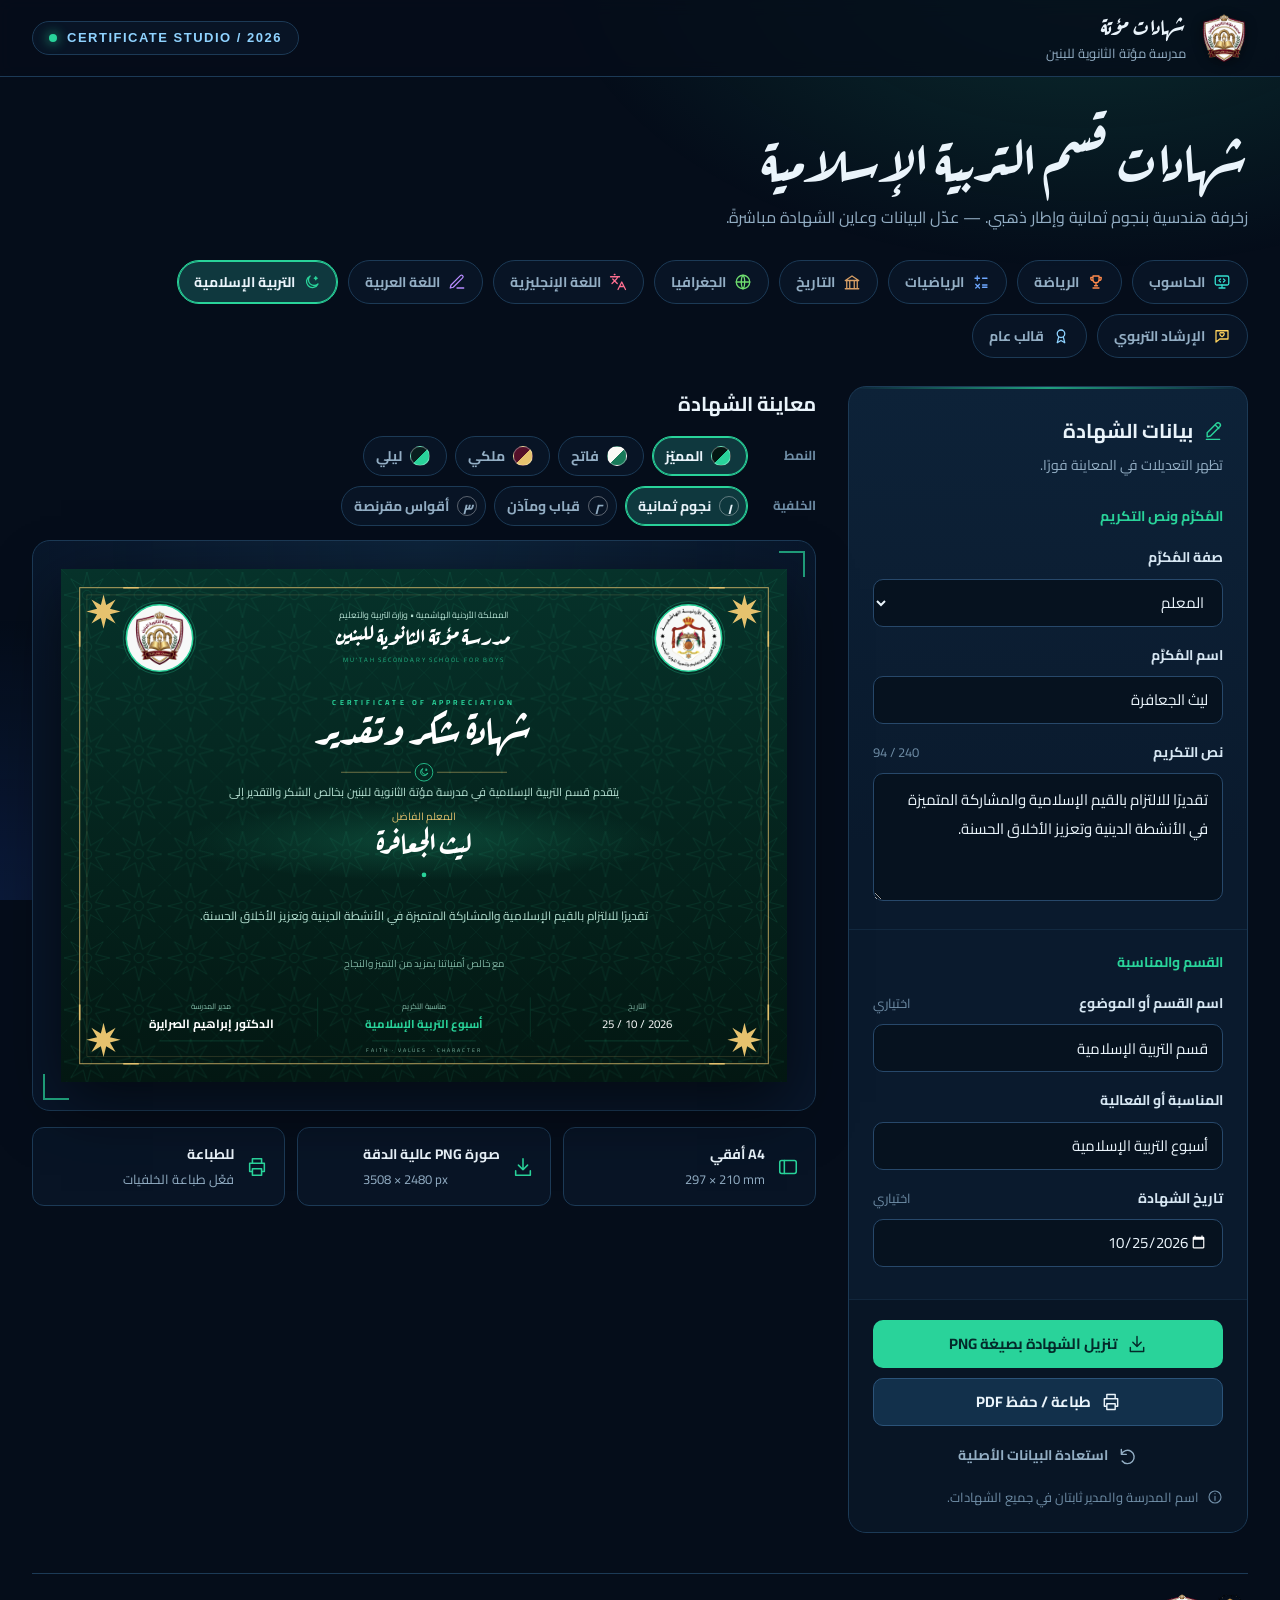
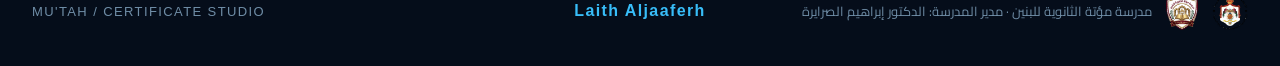
<file: islamic.html>
<!doctype html>
<html lang="ar" dir="rtl">
<head>
<meta charset="utf-8">
<meta name="viewport" content="width=device-width,initial-scale=1">
<meta name="theme-color" content="#050d1a">
<meta name="description" content="صمّم شهادة شكر وتقدير لمدرسة مؤتة الثانوية للبنين بطابع الأمن السيبراني، ثم نزّلها صورة أو اطبعها.">
<title>شهادات مؤتة | شهادات الأقسام</title>
<link rel="icon" href="assets/logo-school.png">
<link rel="stylesheet" href="style.css">
</head>
<body data-dept="islamic">
<svg width="0" height="0" class="sr-only" aria-hidden="true" xmlns="http://www.w3.org/2000/svg"><defs>
<symbol id="i-shield" viewBox="0 0 24 24"><path d="m12 3 8 3v6c0 5-8 9-8 9s-8-4-8-9V6z"/><path d="m8.5 11.5 2.4 2.5 4.6-5"/></symbol>
<symbol id="i-edit" viewBox="0 0 24 24"><path d="M15 5 19 9M5 19l4-1 11-11a2.8 2.8 0 0 0-4-4L5 14zM4 22h16"/></symbol>
<symbol id="i-download" viewBox="0 0 24 24"><path d="M12 3v12m-5-5 5 5 5-5M4 16v5h16v-5"/></symbol>
<symbol id="i-print" viewBox="0 0 24 24"><path d="M7 8V3h10v5M7 17H4V8h16v9h-3M7 14h10v7H7z"/></symbol>
<symbol id="i-reset" viewBox="0 0 24 24"><path d="M4 4v6h6M4 10a8 8 0 1 1 1 8"/></symbol>
<symbol id="i-info" viewBox="0 0 24 24"><circle cx="12" cy="12" r="9"/><path d="M12 11v6m0-10h.01"/></symbol>
<symbol id="i-layout" viewBox="0 0 24 24"><rect x="3" y="5" width="18" height="14" rx="2"/><path d="M8 5v14"/></symbol>
</defs></svg>
<header class="topbar"><div class="wrap top"><a class="brand" href="index.html" aria-label="الصفحة الرئيسية"><img class="logo" src="assets/logo-school.png" alt="شعار مدرسة مؤتة الثانوية للبنين"><div><b>شهادات مؤتة</b><small>مدرسة مؤتة الثانوية للبنين</small></div></a><div class="tag" dir="ltr">CERTIFICATE STUDIO / 2026</div></div></header>
<main class="wrap">
<section class="intro"><h1 id="pageH1">شهادات مؤتة</h1><p id="pageLead"></p></section>
<nav class="depts" id="depts" aria-label="اختر القسم"></nav>
<div class="work">
<aside class="panel" aria-labelledby="form-title">
<div class="ph"><h2 id="form-title"><svg class="ui-icon" aria-hidden="true"><use href="#i-edit"/></svg>بيانات الشهادة</h2><p>تظهر التعديلات في المعاينة فورًا.</p></div>
<form id="certificateForm" autocomplete="off">
<div class="group"><h3>المُكرَّم ونص التكريم</h3>
<div class="field"><label for="honorific">صفة المُكرَّم</label><select id="honorific"><option value="المعلم الفاضل">المعلم</option><option value="المعلمة الفاضلة">المعلمة</option><option value="الطالب المتميز">الطالب</option><option value="الطالبة المتميزة">الطالبة</option><option value="الأستاذ الفاضل">الأستاذ</option><option value="الأستاذة الفاضلة">الأستاذة</option><option value="">بدون صفة</option></select></div>
<div class="field"><label for="recipient">اسم المُكرَّم</label><input id="recipient" value="ليث الجعافرة" maxlength="90" placeholder="اكتب اسم المعلم أو الطالب" spellcheck="false"></div>
<div class="field"><label for="reason">نص التكريم <span class="hint" id="reasonCount" dir="ltr" aria-hidden="true">0 / 240</span></label><textarea id="reason" maxlength="240" aria-describedby="reason-limit">تقديرًا للجهود المتميزة والمشاركة الفاعلة في فعاليات الأمن السيبراني، والإسهام في نشر الوعي الرقمي وثقافة الاستخدام الآمن للتكنولوجيا.</textarea><span class="sr-only" id="reason-limit">الحد الأقصى 240 حرفًا.</span></div></div>
<div class="group"><h3>القسم والمناسبة</h3>
<div class="field"><label for="deptName">اسم القسم أو الموضوع <span class="hint">اختياري</span></label><input id="deptName" maxlength="48" placeholder="مثال: قسم الحاسوب"></div>
<div class="field"><label for="occasion">المناسبة أو الفعالية</label><input id="occasion" value="CYBER ARENA 2026" maxlength="64" placeholder="اكتب عنوان المناسبة" dir="auto"></div>
<div class="field"><label for="date">تاريخ الشهادة <span class="hint">اختياري</span></label><input id="date" type="date" value="2026-10-25"></div></div>
<div class="acts"><button type="button" id="pngBtn" class="btn btn-p"><svg class="ui-icon" aria-hidden="true"><use href="#i-download"/></svg><span>تنزيل الشهادة بصيغة PNG</span></button><button type="button" id="printBtn" class="btn btn-s"><svg class="ui-icon" aria-hidden="true"><use href="#i-print"/></svg>طباعة / حفظ PDF</button><button type="button" id="resetBtn" class="btn btn-t"><svg class="ui-icon" aria-hidden="true"><use href="#i-reset"/></svg>استعادة البيانات الأصلية</button><p class="note"><svg class="ui-icon" aria-hidden="true"><use href="#i-info"/></svg>اسم المدرسة والمدير ثابتان في جميع الشهادات.</p></div>
</form></aside>
<section class="preview" aria-labelledby="preview-title">
<div class="pv-head"><h2 id="preview-title">معاينة الشهادة</h2></div>
<div class="ctrls"><div class="cg"><span>النمط</span><div class="styles" id="styles" role="group" aria-label="نمط الشهادة"></div></div><div class="cg"><span>الخلفية</span><div class="styles" id="bgs" role="group" aria-label="خلفية الشهادة"></div></div></div>
<div class="stage"><div class="art">
<svg id="certificate" style="color:#35e0d0" viewBox="0 0 1400 990" xmlns="http://www.w3.org/2000/svg" role="img" aria-labelledby="certTitle certDesc">
<title id="certTitle">شهادة شكر وتقدير</title><desc id="certDesc">شهادة صادرة عن مدرسة مؤتة الثانوية للبنين.</desc>
<defs>
<style id="svgFontStyles"></style>
<style>.ar{font-family:MutahText,Tahoma,sans-serif;text-anchor:middle;direction:rtl;unicode-bidi:plaintext}#titleText,#schoolText,#recipientText{font-family:MutahDisplay,MutahText,serif}.en{font-family:MutahText,Arial,sans-serif;text-anchor:middle;direction:ltr;unicode-bidi:plaintext}</style>
<linearGradient id="bgG" x1="0" y1="0" x2="0" y2="1"><stop stop-color="#071a33"/><stop offset="1" stop-color="#040e1c"/></linearGradient>
<radialGradient id="glow" cx=".5" cy="0" r=".7"><stop stop-color="currentColor" stop-opacity=".22"/><stop offset="1" stop-color="currentColor" stop-opacity="0"/></radialGradient>
<radialGradient id="nameGlow"><stop stop-color="currentColor" stop-opacity=".2"/><stop offset="1" stop-color="currentColor" stop-opacity="0"/></radialGradient>
<linearGradient id="fade" x1="0" y1="0" x2="1" y2="0"><stop stop-color="currentColor" stop-opacity="0"/><stop offset=".5" stop-color="currentColor"/><stop offset="1" stop-color="currentColor" stop-opacity="0"/></linearGradient>
<pattern id="hex" width="34.64" height="60" patternUnits="userSpaceOnUse" patternTransform="scale(1.25)"><path d="M0 10L17.32 0 34.64 10M0 10V30M34.64 10V30M0 30L17.32 40 34.64 30M17.32 40V60" fill="none" stroke="currentColor" stroke-opacity=".075"/></pattern>
<g id="trace" fill="none" stroke="currentColor" stroke-width="1.5" opacity=".4"><path d="M36 430h34l30 30v100l26 26v80M36 468h18l26 26v70l26 26v50"/><circle cx="126" cy="666" r="4"/><circle cx="106" cy="640" r="4"/></g>
</defs>
<g id="themeArt"></g>
<g transform="translate(190 133)"><circle r="70" fill="none" stroke="currentColor" stroke-opacity=".35" stroke-width="1.5"/><circle r="64" fill="#fff" fill-opacity=".97" stroke="currentColor" stroke-width="3"/><image id="logoSchool" x="-52" y="-52" width="104" height="104"/></g>
<g transform="translate(1210 133)"><circle r="70" fill="none" stroke="currentColor" stroke-opacity=".35" stroke-width="1.5"/><circle r="64" fill="#fff" fill-opacity=".97" stroke="currentColor" stroke-width="3"/><image id="logoMin" x="-56" y="-56" width="112" height="112"/></g>
<text class="ar" x="700" y="94" style="fill:var(--soft)" font-size="17">المملكة الأردنية الهاشمية  •  وزارة التربية والتعليم</text>
<text id="schoolText" class="ar" x="700" y="146" style="fill:var(--ink)" font-size="44" font-weight="700">مدرسة مؤتة الثانوية للبنين</text>
<text class="en" x="700" y="180" fill="currentColor" fill-opacity=".8" font-size="12" letter-spacing="3.5">MU'TAH SECONDARY SCHOOL FOR BOYS</text>
<path d="M120 214H1280" stroke="url(#fade)" stroke-width="1.5"/>
<text class="en" x="700" y="262" fill="currentColor" font-size="14" font-weight="700" letter-spacing="6">CERTIFICATE OF APPRECIATION</text>
<text id="titleText" class="ar" x="700" y="340" style="fill:var(--ink)" font-size="76" font-weight="700">شهادة شكر وتقدير</text>
<path d="M540 392H675M725 392H860" style="stroke:var(--gold)" stroke-opacity=".6" stroke-width="1.5"/><g transform="translate(700 392)"><circle r="17" fill="none" stroke="currentColor" stroke-width="1.6"/><g id="emblemIcon" transform="translate(-10.8 -10.8) scale(.9)" fill="none" stroke="currentColor" stroke-width="1.8" stroke-linecap="round" stroke-linejoin="round"></g></g>
<text id="introText" class="ar" x="700" y="438" style="fill:var(--soft)" font-size="22">تتقدم إدارة مدرسة مؤتة الثانوية للبنين بخالص الشكر والتقدير إلى</text>
<ellipse cx="700" cy="525" rx="470" ry="76" fill="url(#nameGlow)"/>
<text class="ar" id="honorificText" x="700" y="484" style="fill:var(--gold)" font-size="20">المعلم الفاضل</text>
<text class="ar" id="recipientText" x="700" y="549" style="fill:var(--ink)" font-size="50" font-weight="700">ليث الجعافرة</text>
<path d="M360 590H1040" stroke="url(#fade)" stroke-width="2"/><circle cx="700" cy="590" r="4.5" fill="currentColor"/>
<text class="ar" id="reasonText" x="700" y="648" style="fill:var(--soft)" font-size="23"><tspan x="700">تقديرًا للجهود المتميزة والمشاركة الفاعلة في فعاليات الأمن السيبراني،</tspan></text>
<text class="ar" x="700" y="767" style="fill:var(--mute)" font-size="19">مع خالص أمنياتنا بمزيد من التميز والنجاح</text>
<path d="M120 808H1280" stroke="url(#fade)" stroke-opacity=".5"/><path d="M495 826v76M905 826v76" stroke="currentColor" stroke-opacity=".25"/>
<g id="eventGroup"><text class="ar" x="700" y="848" style="fill:var(--mute)" font-size="15">مناسبة التكريم</text><text id="occasionText" class="en" x="700" y="886" fill="currentColor" font-size="22" font-weight="700">CYBER ARENA 2026</text></g>
<g id="dateGroup"><text class="ar" x="1110" y="848" style="fill:var(--mute)" font-size="15">التاريخ</text><text id="dateText" class="en" x="1110" y="886" style="fill:var(--ink)" font-size="22">25 / 10 / 2026</text></g>
<text class="ar" x="290" y="848" style="fill:var(--mute)" font-size="15">مدير المدرسة</text><text class="ar" x="290" y="886" style="fill:var(--ink)" font-size="23" font-weight="700">الدكتور إبراهيم الصرايرة</text>
<path d="M190 910h200M600 910h200M1010 910h200" stroke="currentColor" stroke-opacity=".35"/>
<text id="taglineText" class="en" x="700" y="932" style="fill:var(--mute)" font-size="10" letter-spacing="4">KNOWLEDGE · AWARENESS · EXCELLENCE</text>
</svg></div></div>
<div class="specs"><div class="spec"><svg class="ui-icon" aria-hidden="true"><use href="#i-layout"/></svg><div><b>A4 أفقي</b><small dir="ltr">297 × 210 mm</small></div></div><div class="spec"><svg class="ui-icon" aria-hidden="true"><use href="#i-download"/></svg><div><b>صورة PNG عالية الدقة</b><small dir="ltr">3508 × 2480 px</small></div></div><div class="spec"><svg class="ui-icon" aria-hidden="true"><use href="#i-print"/></svg><div><b>للطباعة</b><small>فعّل طباعة الخلفيات</small></div></div></div>
</section></div>
<footer class="foot"><div class="fl"><img src="assets/logo-ministry.png" alt="شعار وزارة التربية والتعليم"><img src="assets/logo-school.png" alt="شعار المدرسة"><span>مدرسة مؤتة الثانوية للبنين · مدير المدرسة: الدكتور إبراهيم الصرايرة</span></div> <span class="developer-name" dir="ltr">Laith Aljaaferh</span><span dir="ltr">MU'TAH / CERTIFICATE STUDIO</span></footer>
</main>
<div id="toast" class="toast" role="status" aria-live="polite"></div>
<script src="logos.js"></script>
<script src="themes.js"></script>
<script src="script.js"></script>
</body>
</html>
</file>
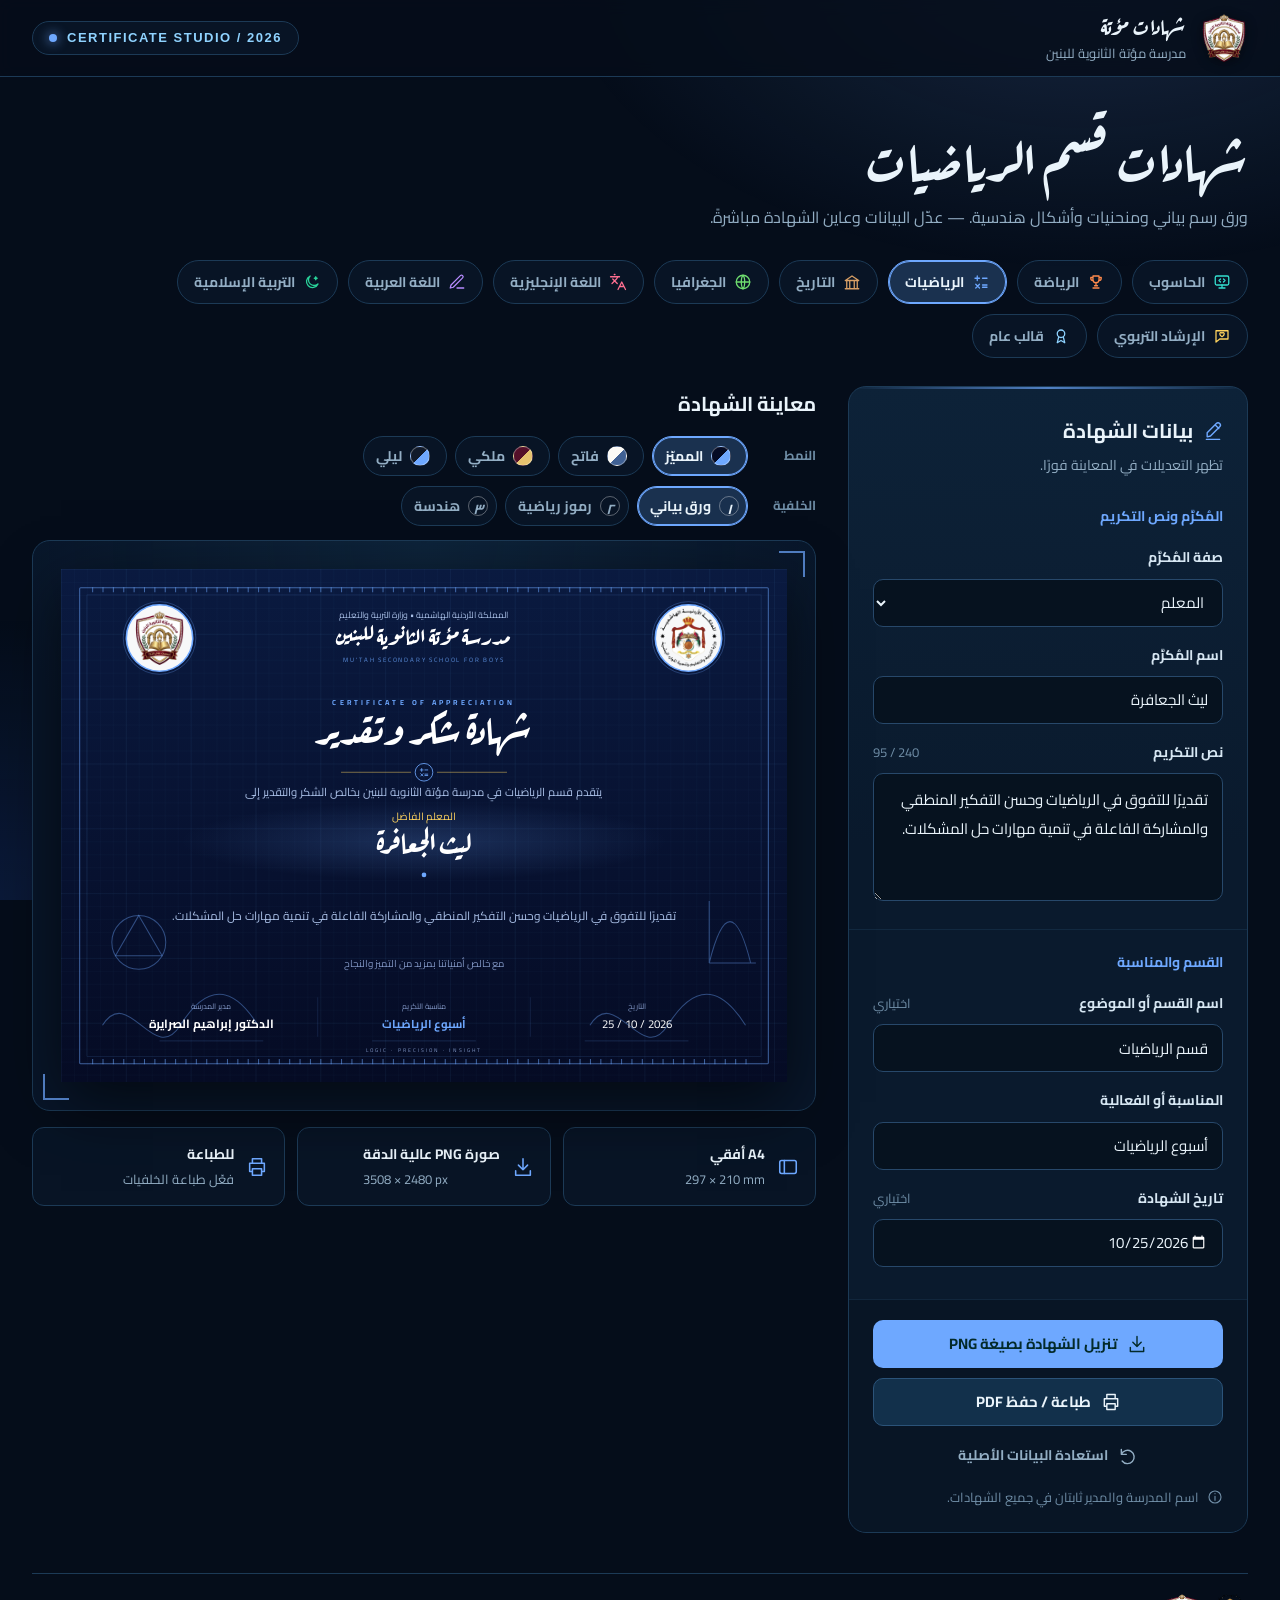
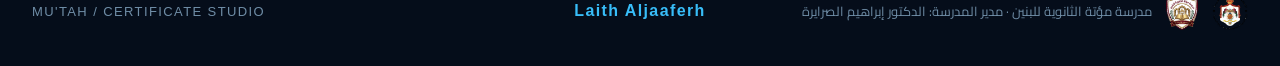
<file: math.html>
<!doctype html>
<html lang="ar" dir="rtl">
<head>
<meta charset="utf-8">
<meta name="viewport" content="width=device-width,initial-scale=1">
<meta name="theme-color" content="#050d1a">
<meta name="description" content="صمّم شهادة شكر وتقدير لمدرسة مؤتة الثانوية للبنين بطابع الأمن السيبراني، ثم نزّلها صورة أو اطبعها.">
<title>شهادات مؤتة | شهادات الأقسام</title>
<link rel="icon" href="assets/logo-school.png">
<link rel="stylesheet" href="style.css">
</head>
<body data-dept="math">
<svg width="0" height="0" class="sr-only" aria-hidden="true" xmlns="http://www.w3.org/2000/svg"><defs>
<symbol id="i-shield" viewBox="0 0 24 24"><path d="m12 3 8 3v6c0 5-8 9-8 9s-8-4-8-9V6z"/><path d="m8.5 11.5 2.4 2.5 4.6-5"/></symbol>
<symbol id="i-edit" viewBox="0 0 24 24"><path d="M15 5 19 9M5 19l4-1 11-11a2.8 2.8 0 0 0-4-4L5 14zM4 22h16"/></symbol>
<symbol id="i-download" viewBox="0 0 24 24"><path d="M12 3v12m-5-5 5 5 5-5M4 16v5h16v-5"/></symbol>
<symbol id="i-print" viewBox="0 0 24 24"><path d="M7 8V3h10v5M7 17H4V8h16v9h-3M7 14h10v7H7z"/></symbol>
<symbol id="i-reset" viewBox="0 0 24 24"><path d="M4 4v6h6M4 10a8 8 0 1 1 1 8"/></symbol>
<symbol id="i-info" viewBox="0 0 24 24"><circle cx="12" cy="12" r="9"/><path d="M12 11v6m0-10h.01"/></symbol>
<symbol id="i-layout" viewBox="0 0 24 24"><rect x="3" y="5" width="18" height="14" rx="2"/><path d="M8 5v14"/></symbol>
</defs></svg>
<header class="topbar"><div class="wrap top"><a class="brand" href="index.html" aria-label="الصفحة الرئيسية"><img class="logo" src="assets/logo-school.png" alt="شعار مدرسة مؤتة الثانوية للبنين"><div><b>شهادات مؤتة</b><small>مدرسة مؤتة الثانوية للبنين</small></div></a><div class="tag" dir="ltr">CERTIFICATE STUDIO / 2026</div></div></header>
<main class="wrap">
<section class="intro"><h1 id="pageH1">شهادات مؤتة</h1><p id="pageLead"></p></section>
<nav class="depts" id="depts" aria-label="اختر القسم"></nav>
<div class="work">
<aside class="panel" aria-labelledby="form-title">
<div class="ph"><h2 id="form-title"><svg class="ui-icon" aria-hidden="true"><use href="#i-edit"/></svg>بيانات الشهادة</h2><p>تظهر التعديلات في المعاينة فورًا.</p></div>
<form id="certificateForm" autocomplete="off">
<div class="group"><h3>المُكرَّم ونص التكريم</h3>
<div class="field"><label for="honorific">صفة المُكرَّم</label><select id="honorific"><option value="المعلم الفاضل">المعلم</option><option value="المعلمة الفاضلة">المعلمة</option><option value="الطالب المتميز">الطالب</option><option value="الطالبة المتميزة">الطالبة</option><option value="الأستاذ الفاضل">الأستاذ</option><option value="الأستاذة الفاضلة">الأستاذة</option><option value="">بدون صفة</option></select></div>
<div class="field"><label for="recipient">اسم المُكرَّم</label><input id="recipient" value="ليث الجعافرة" maxlength="90" placeholder="اكتب اسم المعلم أو الطالب" spellcheck="false"></div>
<div class="field"><label for="reason">نص التكريم <span class="hint" id="reasonCount" dir="ltr" aria-hidden="true">0 / 240</span></label><textarea id="reason" maxlength="240" aria-describedby="reason-limit">تقديرًا للجهود المتميزة والمشاركة الفاعلة في فعاليات الأمن السيبراني، والإسهام في نشر الوعي الرقمي وثقافة الاستخدام الآمن للتكنولوجيا.</textarea><span class="sr-only" id="reason-limit">الحد الأقصى 240 حرفًا.</span></div></div>
<div class="group"><h3>القسم والمناسبة</h3>
<div class="field"><label for="deptName">اسم القسم أو الموضوع <span class="hint">اختياري</span></label><input id="deptName" maxlength="48" placeholder="مثال: قسم الحاسوب"></div>
<div class="field"><label for="occasion">المناسبة أو الفعالية</label><input id="occasion" value="CYBER ARENA 2026" maxlength="64" placeholder="اكتب عنوان المناسبة" dir="auto"></div>
<div class="field"><label for="date">تاريخ الشهادة <span class="hint">اختياري</span></label><input id="date" type="date" value="2026-10-25"></div></div>
<div class="acts"><button type="button" id="pngBtn" class="btn btn-p"><svg class="ui-icon" aria-hidden="true"><use href="#i-download"/></svg><span>تنزيل الشهادة بصيغة PNG</span></button><button type="button" id="printBtn" class="btn btn-s"><svg class="ui-icon" aria-hidden="true"><use href="#i-print"/></svg>طباعة / حفظ PDF</button><button type="button" id="resetBtn" class="btn btn-t"><svg class="ui-icon" aria-hidden="true"><use href="#i-reset"/></svg>استعادة البيانات الأصلية</button><p class="note"><svg class="ui-icon" aria-hidden="true"><use href="#i-info"/></svg>اسم المدرسة والمدير ثابتان في جميع الشهادات.</p></div>
</form></aside>
<section class="preview" aria-labelledby="preview-title">
<div class="pv-head"><h2 id="preview-title">معاينة الشهادة</h2></div>
<div class="ctrls"><div class="cg"><span>النمط</span><div class="styles" id="styles" role="group" aria-label="نمط الشهادة"></div></div><div class="cg"><span>الخلفية</span><div class="styles" id="bgs" role="group" aria-label="خلفية الشهادة"></div></div></div>
<div class="stage"><div class="art">
<svg id="certificate" style="color:#35e0d0" viewBox="0 0 1400 990" xmlns="http://www.w3.org/2000/svg" role="img" aria-labelledby="certTitle certDesc">
<title id="certTitle">شهادة شكر وتقدير</title><desc id="certDesc">شهادة صادرة عن مدرسة مؤتة الثانوية للبنين.</desc>
<defs>
<style id="svgFontStyles"></style>
<style>.ar{font-family:MutahText,Tahoma,sans-serif;text-anchor:middle;direction:rtl;unicode-bidi:plaintext}#titleText,#schoolText,#recipientText{font-family:MutahDisplay,MutahText,serif}.en{font-family:MutahText,Arial,sans-serif;text-anchor:middle;direction:ltr;unicode-bidi:plaintext}</style>
<linearGradient id="bgG" x1="0" y1="0" x2="0" y2="1"><stop stop-color="#071a33"/><stop offset="1" stop-color="#040e1c"/></linearGradient>
<radialGradient id="glow" cx=".5" cy="0" r=".7"><stop stop-color="currentColor" stop-opacity=".22"/><stop offset="1" stop-color="currentColor" stop-opacity="0"/></radialGradient>
<radialGradient id="nameGlow"><stop stop-color="currentColor" stop-opacity=".2"/><stop offset="1" stop-color="currentColor" stop-opacity="0"/></radialGradient>
<linearGradient id="fade" x1="0" y1="0" x2="1" y2="0"><stop stop-color="currentColor" stop-opacity="0"/><stop offset=".5" stop-color="currentColor"/><stop offset="1" stop-color="currentColor" stop-opacity="0"/></linearGradient>
<pattern id="hex" width="34.64" height="60" patternUnits="userSpaceOnUse" patternTransform="scale(1.25)"><path d="M0 10L17.32 0 34.64 10M0 10V30M34.64 10V30M0 30L17.32 40 34.64 30M17.32 40V60" fill="none" stroke="currentColor" stroke-opacity=".075"/></pattern>
<g id="trace" fill="none" stroke="currentColor" stroke-width="1.5" opacity=".4"><path d="M36 430h34l30 30v100l26 26v80M36 468h18l26 26v70l26 26v50"/><circle cx="126" cy="666" r="4"/><circle cx="106" cy="640" r="4"/></g>
</defs>
<g id="themeArt"></g>
<g transform="translate(190 133)"><circle r="70" fill="none" stroke="currentColor" stroke-opacity=".35" stroke-width="1.5"/><circle r="64" fill="#fff" fill-opacity=".97" stroke="currentColor" stroke-width="3"/><image id="logoSchool" x="-52" y="-52" width="104" height="104"/></g>
<g transform="translate(1210 133)"><circle r="70" fill="none" stroke="currentColor" stroke-opacity=".35" stroke-width="1.5"/><circle r="64" fill="#fff" fill-opacity=".97" stroke="currentColor" stroke-width="3"/><image id="logoMin" x="-56" y="-56" width="112" height="112"/></g>
<text class="ar" x="700" y="94" style="fill:var(--soft)" font-size="17">المملكة الأردنية الهاشمية  •  وزارة التربية والتعليم</text>
<text id="schoolText" class="ar" x="700" y="146" style="fill:var(--ink)" font-size="44" font-weight="700">مدرسة مؤتة الثانوية للبنين</text>
<text class="en" x="700" y="180" fill="currentColor" fill-opacity=".8" font-size="12" letter-spacing="3.5">MU'TAH SECONDARY SCHOOL FOR BOYS</text>
<path d="M120 214H1280" stroke="url(#fade)" stroke-width="1.5"/>
<text class="en" x="700" y="262" fill="currentColor" font-size="14" font-weight="700" letter-spacing="6">CERTIFICATE OF APPRECIATION</text>
<text id="titleText" class="ar" x="700" y="340" style="fill:var(--ink)" font-size="76" font-weight="700">شهادة شكر وتقدير</text>
<path d="M540 392H675M725 392H860" style="stroke:var(--gold)" stroke-opacity=".6" stroke-width="1.5"/><g transform="translate(700 392)"><circle r="17" fill="none" stroke="currentColor" stroke-width="1.6"/><g id="emblemIcon" transform="translate(-10.8 -10.8) scale(.9)" fill="none" stroke="currentColor" stroke-width="1.8" stroke-linecap="round" stroke-linejoin="round"></g></g>
<text id="introText" class="ar" x="700" y="438" style="fill:var(--soft)" font-size="22">تتقدم إدارة مدرسة مؤتة الثانوية للبنين بخالص الشكر والتقدير إلى</text>
<ellipse cx="700" cy="525" rx="470" ry="76" fill="url(#nameGlow)"/>
<text class="ar" id="honorificText" x="700" y="484" style="fill:var(--gold)" font-size="20">المعلم الفاضل</text>
<text class="ar" id="recipientText" x="700" y="549" style="fill:var(--ink)" font-size="50" font-weight="700">ليث الجعافرة</text>
<path d="M360 590H1040" stroke="url(#fade)" stroke-width="2"/><circle cx="700" cy="590" r="4.5" fill="currentColor"/>
<text class="ar" id="reasonText" x="700" y="648" style="fill:var(--soft)" font-size="23"><tspan x="700">تقديرًا للجهود المتميزة والمشاركة الفاعلة في فعاليات الأمن السيبراني،</tspan></text>
<text class="ar" x="700" y="767" style="fill:var(--mute)" font-size="19">مع خالص أمنياتنا بمزيد من التميز والنجاح</text>
<path d="M120 808H1280" stroke="url(#fade)" stroke-opacity=".5"/><path d="M495 826v76M905 826v76" stroke="currentColor" stroke-opacity=".25"/>
<g id="eventGroup"><text class="ar" x="700" y="848" style="fill:var(--mute)" font-size="15">مناسبة التكريم</text><text id="occasionText" class="en" x="700" y="886" fill="currentColor" font-size="22" font-weight="700">CYBER ARENA 2026</text></g>
<g id="dateGroup"><text class="ar" x="1110" y="848" style="fill:var(--mute)" font-size="15">التاريخ</text><text id="dateText" class="en" x="1110" y="886" style="fill:var(--ink)" font-size="22">25 / 10 / 2026</text></g>
<text class="ar" x="290" y="848" style="fill:var(--mute)" font-size="15">مدير المدرسة</text><text class="ar" x="290" y="886" style="fill:var(--ink)" font-size="23" font-weight="700">الدكتور إبراهيم الصرايرة</text>
<path d="M190 910h200M600 910h200M1010 910h200" stroke="currentColor" stroke-opacity=".35"/>
<text id="taglineText" class="en" x="700" y="932" style="fill:var(--mute)" font-size="10" letter-spacing="4">KNOWLEDGE · AWARENESS · EXCELLENCE</text>
</svg></div></div>
<div class="specs"><div class="spec"><svg class="ui-icon" aria-hidden="true"><use href="#i-layout"/></svg><div><b>A4 أفقي</b><small dir="ltr">297 × 210 mm</small></div></div><div class="spec"><svg class="ui-icon" aria-hidden="true"><use href="#i-download"/></svg><div><b>صورة PNG عالية الدقة</b><small dir="ltr">3508 × 2480 px</small></div></div><div class="spec"><svg class="ui-icon" aria-hidden="true"><use href="#i-print"/></svg><div><b>للطباعة</b><small>فعّل طباعة الخلفيات</small></div></div></div>
</section></div>
<footer class="foot"><div class="fl"><img src="assets/logo-ministry.png" alt="شعار وزارة التربية والتعليم"><img src="assets/logo-school.png" alt="شعار المدرسة"><span>مدرسة مؤتة الثانوية للبنين · مدير المدرسة: الدكتور إبراهيم الصرايرة</span></div> <span class="developer-name" dir="ltr">Laith Aljaaferh</span><span dir="ltr">MU'TAH / CERTIFICATE STUDIO</span></footer>
</main>
<div id="toast" class="toast" role="status" aria-live="polite"></div>
<script src="logos.js"></script>
<script src="themes.js"></script>
<script src="script.js"></script>
</body>
</html>
</file>
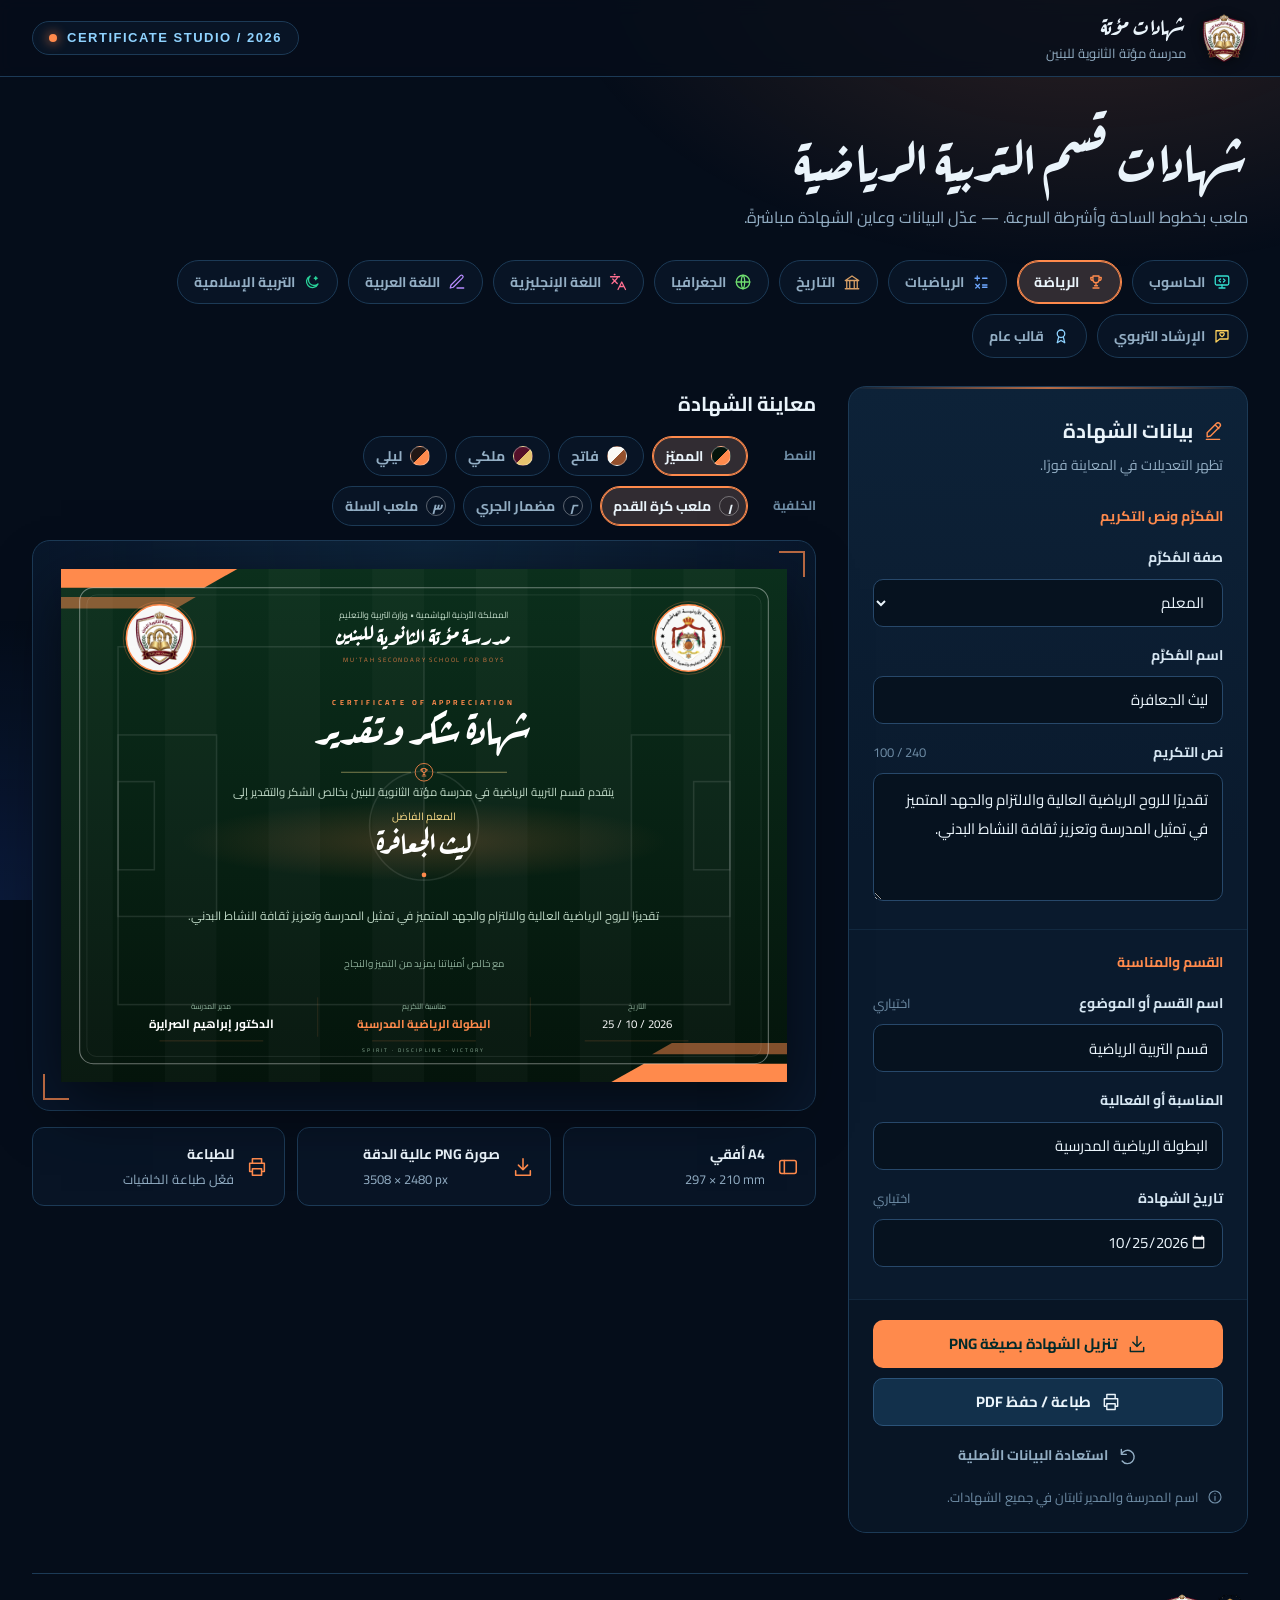
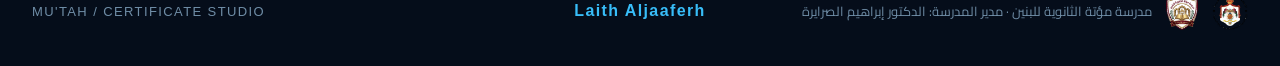
<file: sports.html>
<!doctype html>
<html lang="ar" dir="rtl">
<head>
<meta charset="utf-8">
<meta name="viewport" content="width=device-width,initial-scale=1">
<meta name="theme-color" content="#050d1a">
<meta name="description" content="صمّم شهادة شكر وتقدير لمدرسة مؤتة الثانوية للبنين بطابع الأمن السيبراني، ثم نزّلها صورة أو اطبعها.">
<title>شهادات مؤتة | شهادات الأقسام</title>
<link rel="icon" href="assets/logo-school.png">
<link rel="stylesheet" href="style.css">
</head>
<body data-dept="sports">
<svg width="0" height="0" class="sr-only" aria-hidden="true" xmlns="http://www.w3.org/2000/svg"><defs>
<symbol id="i-shield" viewBox="0 0 24 24"><path d="m12 3 8 3v6c0 5-8 9-8 9s-8-4-8-9V6z"/><path d="m8.5 11.5 2.4 2.5 4.6-5"/></symbol>
<symbol id="i-edit" viewBox="0 0 24 24"><path d="M15 5 19 9M5 19l4-1 11-11a2.8 2.8 0 0 0-4-4L5 14zM4 22h16"/></symbol>
<symbol id="i-download" viewBox="0 0 24 24"><path d="M12 3v12m-5-5 5 5 5-5M4 16v5h16v-5"/></symbol>
<symbol id="i-print" viewBox="0 0 24 24"><path d="M7 8V3h10v5M7 17H4V8h16v9h-3M7 14h10v7H7z"/></symbol>
<symbol id="i-reset" viewBox="0 0 24 24"><path d="M4 4v6h6M4 10a8 8 0 1 1 1 8"/></symbol>
<symbol id="i-info" viewBox="0 0 24 24"><circle cx="12" cy="12" r="9"/><path d="M12 11v6m0-10h.01"/></symbol>
<symbol id="i-layout" viewBox="0 0 24 24"><rect x="3" y="5" width="18" height="14" rx="2"/><path d="M8 5v14"/></symbol>
</defs></svg>
<header class="topbar"><div class="wrap top"><a class="brand" href="index.html" aria-label="الصفحة الرئيسية"><img class="logo" src="assets/logo-school.png" alt="شعار مدرسة مؤتة الثانوية للبنين"><div><b>شهادات مؤتة</b><small>مدرسة مؤتة الثانوية للبنين</small></div></a><div class="tag" dir="ltr">CERTIFICATE STUDIO / 2026</div></div></header>
<main class="wrap">
<section class="intro"><h1 id="pageH1">شهادات مؤتة</h1><p id="pageLead"></p></section>
<nav class="depts" id="depts" aria-label="اختر القسم"></nav>
<div class="work">
<aside class="panel" aria-labelledby="form-title">
<div class="ph"><h2 id="form-title"><svg class="ui-icon" aria-hidden="true"><use href="#i-edit"/></svg>بيانات الشهادة</h2><p>تظهر التعديلات في المعاينة فورًا.</p></div>
<form id="certificateForm" autocomplete="off">
<div class="group"><h3>المُكرَّم ونص التكريم</h3>
<div class="field"><label for="honorific">صفة المُكرَّم</label><select id="honorific"><option value="المعلم الفاضل">المعلم</option><option value="المعلمة الفاضلة">المعلمة</option><option value="الطالب المتميز">الطالب</option><option value="الطالبة المتميزة">الطالبة</option><option value="الأستاذ الفاضل">الأستاذ</option><option value="الأستاذة الفاضلة">الأستاذة</option><option value="">بدون صفة</option></select></div>
<div class="field"><label for="recipient">اسم المُكرَّم</label><input id="recipient" value="ليث الجعافرة" maxlength="90" placeholder="اكتب اسم المعلم أو الطالب" spellcheck="false"></div>
<div class="field"><label for="reason">نص التكريم <span class="hint" id="reasonCount" dir="ltr" aria-hidden="true">0 / 240</span></label><textarea id="reason" maxlength="240" aria-describedby="reason-limit">تقديرًا للجهود المتميزة والمشاركة الفاعلة في فعاليات الأمن السيبراني، والإسهام في نشر الوعي الرقمي وثقافة الاستخدام الآمن للتكنولوجيا.</textarea><span class="sr-only" id="reason-limit">الحد الأقصى 240 حرفًا.</span></div></div>
<div class="group"><h3>القسم والمناسبة</h3>
<div class="field"><label for="deptName">اسم القسم أو الموضوع <span class="hint">اختياري</span></label><input id="deptName" maxlength="48" placeholder="مثال: قسم الحاسوب"></div>
<div class="field"><label for="occasion">المناسبة أو الفعالية</label><input id="occasion" value="CYBER ARENA 2026" maxlength="64" placeholder="اكتب عنوان المناسبة" dir="auto"></div>
<div class="field"><label for="date">تاريخ الشهادة <span class="hint">اختياري</span></label><input id="date" type="date" value="2026-10-25"></div></div>
<div class="acts"><button type="button" id="pngBtn" class="btn btn-p"><svg class="ui-icon" aria-hidden="true"><use href="#i-download"/></svg><span>تنزيل الشهادة بصيغة PNG</span></button><button type="button" id="printBtn" class="btn btn-s"><svg class="ui-icon" aria-hidden="true"><use href="#i-print"/></svg>طباعة / حفظ PDF</button><button type="button" id="resetBtn" class="btn btn-t"><svg class="ui-icon" aria-hidden="true"><use href="#i-reset"/></svg>استعادة البيانات الأصلية</button><p class="note"><svg class="ui-icon" aria-hidden="true"><use href="#i-info"/></svg>اسم المدرسة والمدير ثابتان في جميع الشهادات.</p></div>
</form></aside>
<section class="preview" aria-labelledby="preview-title">
<div class="pv-head"><h2 id="preview-title">معاينة الشهادة</h2></div>
<div class="ctrls"><div class="cg"><span>النمط</span><div class="styles" id="styles" role="group" aria-label="نمط الشهادة"></div></div><div class="cg"><span>الخلفية</span><div class="styles" id="bgs" role="group" aria-label="خلفية الشهادة"></div></div></div>
<div class="stage"><div class="art">
<svg id="certificate" style="color:#35e0d0" viewBox="0 0 1400 990" xmlns="http://www.w3.org/2000/svg" role="img" aria-labelledby="certTitle certDesc">
<title id="certTitle">شهادة شكر وتقدير</title><desc id="certDesc">شهادة صادرة عن مدرسة مؤتة الثانوية للبنين.</desc>
<defs>
<style id="svgFontStyles"></style>
<style>.ar{font-family:MutahText,Tahoma,sans-serif;text-anchor:middle;direction:rtl;unicode-bidi:plaintext}#titleText,#schoolText,#recipientText{font-family:MutahDisplay,MutahText,serif}.en{font-family:MutahText,Arial,sans-serif;text-anchor:middle;direction:ltr;unicode-bidi:plaintext}</style>
<linearGradient id="bgG" x1="0" y1="0" x2="0" y2="1"><stop stop-color="#071a33"/><stop offset="1" stop-color="#040e1c"/></linearGradient>
<radialGradient id="glow" cx=".5" cy="0" r=".7"><stop stop-color="currentColor" stop-opacity=".22"/><stop offset="1" stop-color="currentColor" stop-opacity="0"/></radialGradient>
<radialGradient id="nameGlow"><stop stop-color="currentColor" stop-opacity=".2"/><stop offset="1" stop-color="currentColor" stop-opacity="0"/></radialGradient>
<linearGradient id="fade" x1="0" y1="0" x2="1" y2="0"><stop stop-color="currentColor" stop-opacity="0"/><stop offset=".5" stop-color="currentColor"/><stop offset="1" stop-color="currentColor" stop-opacity="0"/></linearGradient>
<pattern id="hex" width="34.64" height="60" patternUnits="userSpaceOnUse" patternTransform="scale(1.25)"><path d="M0 10L17.32 0 34.64 10M0 10V30M34.64 10V30M0 30L17.32 40 34.64 30M17.32 40V60" fill="none" stroke="currentColor" stroke-opacity=".075"/></pattern>
<g id="trace" fill="none" stroke="currentColor" stroke-width="1.5" opacity=".4"><path d="M36 430h34l30 30v100l26 26v80M36 468h18l26 26v70l26 26v50"/><circle cx="126" cy="666" r="4"/><circle cx="106" cy="640" r="4"/></g>
</defs>
<g id="themeArt"></g>
<g transform="translate(190 133)"><circle r="70" fill="none" stroke="currentColor" stroke-opacity=".35" stroke-width="1.5"/><circle r="64" fill="#fff" fill-opacity=".97" stroke="currentColor" stroke-width="3"/><image id="logoSchool" x="-52" y="-52" width="104" height="104"/></g>
<g transform="translate(1210 133)"><circle r="70" fill="none" stroke="currentColor" stroke-opacity=".35" stroke-width="1.5"/><circle r="64" fill="#fff" fill-opacity=".97" stroke="currentColor" stroke-width="3"/><image id="logoMin" x="-56" y="-56" width="112" height="112"/></g>
<text class="ar" x="700" y="94" style="fill:var(--soft)" font-size="17">المملكة الأردنية الهاشمية  •  وزارة التربية والتعليم</text>
<text id="schoolText" class="ar" x="700" y="146" style="fill:var(--ink)" font-size="44" font-weight="700">مدرسة مؤتة الثانوية للبنين</text>
<text class="en" x="700" y="180" fill="currentColor" fill-opacity=".8" font-size="12" letter-spacing="3.5">MU'TAH SECONDARY SCHOOL FOR BOYS</text>
<path d="M120 214H1280" stroke="url(#fade)" stroke-width="1.5"/>
<text class="en" x="700" y="262" fill="currentColor" font-size="14" font-weight="700" letter-spacing="6">CERTIFICATE OF APPRECIATION</text>
<text id="titleText" class="ar" x="700" y="340" style="fill:var(--ink)" font-size="76" font-weight="700">شهادة شكر وتقدير</text>
<path d="M540 392H675M725 392H860" style="stroke:var(--gold)" stroke-opacity=".6" stroke-width="1.5"/><g transform="translate(700 392)"><circle r="17" fill="none" stroke="currentColor" stroke-width="1.6"/><g id="emblemIcon" transform="translate(-10.8 -10.8) scale(.9)" fill="none" stroke="currentColor" stroke-width="1.8" stroke-linecap="round" stroke-linejoin="round"></g></g>
<text id="introText" class="ar" x="700" y="438" style="fill:var(--soft)" font-size="22">تتقدم إدارة مدرسة مؤتة الثانوية للبنين بخالص الشكر والتقدير إلى</text>
<ellipse cx="700" cy="525" rx="470" ry="76" fill="url(#nameGlow)"/>
<text class="ar" id="honorificText" x="700" y="484" style="fill:var(--gold)" font-size="20">المعلم الفاضل</text>
<text class="ar" id="recipientText" x="700" y="549" style="fill:var(--ink)" font-size="50" font-weight="700">ليث الجعافرة</text>
<path d="M360 590H1040" stroke="url(#fade)" stroke-width="2"/><circle cx="700" cy="590" r="4.5" fill="currentColor"/>
<text class="ar" id="reasonText" x="700" y="648" style="fill:var(--soft)" font-size="23"><tspan x="700">تقديرًا للجهود المتميزة والمشاركة الفاعلة في فعاليات الأمن السيبراني،</tspan></text>
<text class="ar" x="700" y="767" style="fill:var(--mute)" font-size="19">مع خالص أمنياتنا بمزيد من التميز والنجاح</text>
<path d="M120 808H1280" stroke="url(#fade)" stroke-opacity=".5"/><path d="M495 826v76M905 826v76" stroke="currentColor" stroke-opacity=".25"/>
<g id="eventGroup"><text class="ar" x="700" y="848" style="fill:var(--mute)" font-size="15">مناسبة التكريم</text><text id="occasionText" class="en" x="700" y="886" fill="currentColor" font-size="22" font-weight="700">CYBER ARENA 2026</text></g>
<g id="dateGroup"><text class="ar" x="1110" y="848" style="fill:var(--mute)" font-size="15">التاريخ</text><text id="dateText" class="en" x="1110" y="886" style="fill:var(--ink)" font-size="22">25 / 10 / 2026</text></g>
<text class="ar" x="290" y="848" style="fill:var(--mute)" font-size="15">مدير المدرسة</text><text class="ar" x="290" y="886" style="fill:var(--ink)" font-size="23" font-weight="700">الدكتور إبراهيم الصرايرة</text>
<path d="M190 910h200M600 910h200M1010 910h200" stroke="currentColor" stroke-opacity=".35"/>
<text id="taglineText" class="en" x="700" y="932" style="fill:var(--mute)" font-size="10" letter-spacing="4">KNOWLEDGE · AWARENESS · EXCELLENCE</text>
</svg></div></div>
<div class="specs"><div class="spec"><svg class="ui-icon" aria-hidden="true"><use href="#i-layout"/></svg><div><b>A4 أفقي</b><small dir="ltr">297 × 210 mm</small></div></div><div class="spec"><svg class="ui-icon" aria-hidden="true"><use href="#i-download"/></svg><div><b>صورة PNG عالية الدقة</b><small dir="ltr">3508 × 2480 px</small></div></div><div class="spec"><svg class="ui-icon" aria-hidden="true"><use href="#i-print"/></svg><div><b>للطباعة</b><small>فعّل طباعة الخلفيات</small></div></div></div>
</section></div>
<footer class="foot"><div class="fl"><img src="assets/logo-ministry.png" alt="شعار وزارة التربية والتعليم"><img src="assets/logo-school.png" alt="شعار المدرسة"><span>مدرسة مؤتة الثانوية للبنين · مدير المدرسة: الدكتور إبراهيم الصرايرة</span></div> <span class="developer-name" dir="ltr">Laith Aljaaferh</span><span dir="ltr">MU'TAH / CERTIFICATE STUDIO</span></footer>
</main>
<div id="toast" class="toast" role="status" aria-live="polite"></div>
<script src="logos.js"></script>
<script src="themes.js"></script>
<script src="script.js"></script>
</body>
</html>
</file>
<file: style.css>
/* شهادات مؤتة — التنسيق */
:root{color-scheme:dark;--bg:#050d1a;--panel:#0a1a2d;--line:#1c3a56;--ink:#eaf4fb;--mute:#93aec4;--dim:#6f8da6;--cyan:#35e0d0;--ice:#8fd3ff;--gold:#e6c26e;--font:MutahText,Tahoma,sans-serif;--display:MutahDisplay,MutahText,serif}
*{box-sizing:border-box}
body{margin:0;min-width:320px;background:var(--bg);color:var(--ink);font:400 15px/1.8 var(--font);isolation:isolate}
body:before{content:"";position:fixed;inset:0;z-index:-1;pointer-events:none;background:radial-gradient(60% 50% at 85% -5%,color-mix(in srgb,var(--cyan) 17%,transparent),transparent 70%),radial-gradient(50% 45% at 0% 100%,#2f6bff22,transparent 70%)}
button,input,select,textarea{font:inherit}button{cursor:pointer}button:disabled{cursor:wait;opacity:.65}
:focus-visible{outline:3px solid var(--cyan);outline-offset:3px}
svg.ui-icon{width:20px;height:20px;fill:none;stroke:currentColor;stroke-width:1.7;stroke-linecap:round;stroke-linejoin:round;flex-shrink:0}
.wrap{max-width:1560px;margin:auto;padding:0 32px}
.topbar{border-bottom:1px solid var(--line);background:#050d1acc;backdrop-filter:blur(8px)}
.top{display:flex;align-items:center;justify-content:space-between;gap:16px;height:76px}
.brand{display:flex;align-items:center;gap:14px}
.mark{width:46px;height:46px;display:grid;place-items:center;color:var(--cyan);background:color-mix(in srgb,var(--cyan) 13%,transparent);clip-path:polygon(50% 0,100% 25%,100% 75%,50% 100%,0 75%,0 25%)}
.brand b{display:block;font-size:19px;line-height:1.3}.brand small{color:var(--mute);font-size:13px}
.tag{display:inline-flex;align-items:center;gap:10px;padding:6px 16px;border:1px solid var(--line);border-radius:999px;font:700 13px/1.6 Arial,sans-serif;letter-spacing:1.5px;color:var(--ice);background:#0a1a2d99}
.tag:before,.live:before{content:"";width:8px;height:8px;border-radius:50%;background:var(--cyan);box-shadow:0 0 12px var(--cyan)}
.intro{padding:40px 0 28px}.intro h1{font-size:clamp(28px,3.6vw,42px);line-height:1.4;margin:0 0 8px}.intro p{margin:0;color:var(--mute);font-size:16px;max-width:60ch}
.work{display:grid;grid-template-columns:400px minmax(0,1fr);gap:32px;align-items:start}
.panel{position:relative;overflow:hidden;background:linear-gradient(180deg,#0d2238,var(--panel) 40%);border:1px solid var(--line);border-radius:18px}
.panel:before{content:"";position:absolute;inset:0 0 auto;height:2px;background:linear-gradient(90deg,transparent,var(--cyan),transparent);opacity:.7}
.ph{padding:26px 24px 6px}.ph h2{margin:0;font-size:20px;display:flex;align-items:center;gap:10px}.ph h2 svg{color:var(--cyan)}.ph p{margin:4px 0 0;color:var(--mute);font-size:14px}
.group{padding:20px 24px 6px}.group+.group{border-top:1px solid #1c3a5677;margin-top:6px}.group h3{margin:0 0 16px;font-size:14px;color:var(--cyan)}
.field{margin-bottom:16px}.field label{display:flex;justify-content:space-between;align-items:baseline;font-size:14px;font-weight:700;margin-bottom:8px;color:#d6e6f2}.hint{font-weight:400;color:var(--dim);font-size:13px}
input,select,textarea{display:block;width:100%;border:1px solid #27486a;border-radius:10px;background:#06121f;color:var(--ink);padding:0 14px;font-size:15px;outline:none;transition:border-color .2s,box-shadow .2s}
input,select{height:48px}textarea{padding:12px 14px;min-height:128px;max-height:260px;resize:vertical;line-height:1.9}
input::placeholder{color:var(--dim)}input:focus,select:focus,textarea:focus{border-color:var(--cyan);box-shadow:0 0 0 3px color-mix(in srgb,var(--cyan) 13%,transparent)}
input[type=date]{direction:ltr;text-align:right;color-scheme:dark}
.acts{display:grid;gap:10px;margin-top:10px;padding:20px 24px 24px;border-top:1px solid #1c3a5677;background:#06121f88}
.btn{display:flex;align-items:center;justify-content:center;gap:10px;min-height:48px;padding:0 16px;border-radius:10px;border:1px solid transparent;font-weight:700;font-size:15px;transition:background .2s,transform .2s}.btn:hover{transform:translateY(-1px)}
.btn-p{background:var(--cyan);color:#032a2a}.btn-p:hover{background:#6af0e3}
.btn-s{background:#12304b;border-color:#2b5379;color:var(--ink)}.btn-s:hover{background:#18405f}
.btn-t{background:none;color:var(--mute);min-height:40px;font-weight:600;font-size:14px}.btn-t:hover{color:var(--ink)}
.note{display:flex;gap:8px;margin:0;color:var(--dim);font-size:13px;line-height:1.7}.note svg{width:16px;height:16px;margin-top:3px}
.pv-head{flex-wrap:wrap;display:flex;justify-content:space-between;align-items:center;gap:12px;margin-bottom:14px}.pv-head h2{margin:0;font-size:20px}.live{display:inline-flex;align-items:center;gap:8px;color:#8fe9d9;font-size:14px}
.stage{position:relative;padding:28px;border:1px solid var(--line);border-radius:18px;background:radial-gradient(70% 90% at 50% 0%,#1c4a6a40,transparent 75%),#08162a}
.stage:before,.stage:after{content:"";position:absolute;width:24px;height:24px;border:2px solid var(--cyan);opacity:.7}
.stage:before{top:10px;inset-inline-start:10px;border-width:2px 0 0 2px}[dir=rtl] .stage:before{border-width:2px 2px 0 0}
.stage:after{bottom:10px;inset-inline-end:10px;border-width:0 2px 2px 0}[dir=rtl] .stage:after{border-width:0 0 2px 2px}
.art{width:100%;aspect-ratio:1400/990;background:var(--bg);box-shadow:0 20px 60px #0009;overflow:hidden}.art>svg{width:100%;height:100%;display:block}
.specs{display:grid;grid-template-columns:repeat(3,1fr);gap:12px;margin-top:16px}
.spec{display:flex;align-items:center;gap:12px;padding:14px 16px;border:1px solid var(--line);border-radius:12px;background:#0a1a2d99}.spec svg{color:var(--cyan);width:22px;height:22px}.spec b{display:block;font-size:14px}.spec small{display:block;color:var(--mute);font-size:13px}
.foot{display:flex;justify-content:space-between;gap:12px;margin-top:40px;padding:20px 0 36px;border-top:1px solid var(--line);color:var(--dim);font-size:13px}.foot span[dir=ltr]{font-family:Arial,sans-serif;letter-spacing:1.4px}
.toast{position:fixed;left:50%;bottom:24px;transform:translate(-50%,20px);padding:14px 22px;max-width:calc(100% - 32px);border:1px solid color-mix(in srgb,var(--cyan) 40%,transparent);border-radius:12px;background:#0f3338;color:#e0fff7;font-size:14px;opacity:0;pointer-events:none;transition:.2s;z-index:10;box-shadow:0 8px 35px #0008}.toast.show{opacity:1;transform:translate(-50%,0)}
.sr-only{position:absolute;width:1px;height:1px;margin:-1px;overflow:hidden;clip:rect(0,0,0,0);white-space:nowrap;border:0}
@media(min-width:1101px){.preview{position:sticky;top:24px}}
@media(max-width:1100px){.wrap{padding:0 22px}.work{grid-template-columns:340px minmax(0,1fr);gap:22px}.stage{padding:18px}.specs{grid-template-columns:1fr}}
@media(max-width:900px){.work{grid-template-columns:1fr}.preview{order:-1}.specs{grid-template-columns:repeat(3,1fr)}.spec{flex-direction:column;text-align:center;gap:6px;padding:12px 8px}}
@media(max-width:640px){.wrap{padding:0 16px}.top{height:64px}.brand b{font-size:16px}.tag{font-size:11px;padding:4px 10px}.intro{padding:28px 0 20px}.intro p{font-size:14px}.stage{padding:12px;border-radius:14px}.stage:before,.stage:after{display:none}.specs{grid-template-columns:1fr}.spec{flex-direction:row;text-align:start}.foot{flex-direction:column;text-align:center}}
@media(prefers-reduced-motion:reduce){*{transition:none!important}}
@media print{@page{size:A4 landscape;margin:0}html,body{width:297mm;height:210mm;margin:0;background:#050d1a!important;print-color-adjust:exact;-webkit-print-color-adjust:exact}body:before,.topbar,.intro,.panel,.pv-head,.specs,.foot,.toast,.stage:before,.stage:after{display:none!important}.wrap,.work,.preview,.stage{display:block!important;position:static;width:297mm;height:210mm;max-width:none;margin:0;padding:0;border:0;border-radius:0;background:none;box-shadow:none}.art{width:297mm;height:210mm;aspect-ratio:auto;box-shadow:none}}

/* شريط الأقسام */
.depts{display:flex;flex-wrap:wrap;gap:10px;margin:0 0 28px}
.chip{display:inline-flex;align-items:center;gap:8px;min-height:44px;padding:0 16px;border:1px solid var(--line);border-radius:999px;background:#0a1a2d99;color:var(--mute);font-weight:700;font-size:14px;transition:color .2s,border-color .2s,background .2s}
.chip svg{width:18px;height:18px;color:var(--c)}
.chip:hover{color:var(--ink);border-color:var(--c)}
.chip[aria-pressed=true],.chip[aria-current=page]{color:var(--ink);border-color:var(--c);background:color-mix(in srgb,var(--c) 16%,#0a1a2d);box-shadow:inset 0 0 0 1px var(--c)}
@media(max-width:640px){.depts{flex-wrap:nowrap;overflow-x:auto;padding-bottom:8px;margin-bottom:20px}.chip{flex-shrink:0}}

/* صفحات المواضيع والصفحة الرئيسية */
.brand{color:inherit;text-decoration:none}a.chip{text-decoration:none}
.cards{display:grid;grid-template-columns:repeat(auto-fill,minmax(270px,1fr));gap:20px}
.card{display:block;color:inherit;text-decoration:none;border:1px solid var(--line);border-radius:18px;overflow:hidden;background:#0a1a2d;transition:transform .2s,border-color .2s}
.card:hover{transform:translateY(-3px);border-color:var(--c)}
.thumb{position:relative;aspect-ratio:1400/990;overflow:hidden}.thumb>svg{width:100%;height:100%;display:block}
.thumb .ico{position:absolute;inset:0;display:grid;place-items:center}.thumb .ico svg{width:60px;height:60px;color:var(--c);stroke-width:1.5;filter:drop-shadow(0 2px 8px #000a)}
.meta{padding:14px 18px 18px;border-top:2px solid var(--c)}.meta b{display:block;font-size:17px}.meta small{color:var(--mute);font-size:13px}

/* الخطوط والشعارات ومحدّد النمط */
.intro h1,.brand b{font-family:var(--display);font-weight:700}
.intro h1{font-size:clamp(34px,4.4vw,54px);line-height:1.45}
.brand b{font-size:22px}
.logo{width:48px;height:48px;object-fit:contain;filter:drop-shadow(0 2px 6px #0007)}
.foot .fl{display:flex;align-items:center;gap:12px}.foot .fl img{height:36px;width:auto;object-fit:contain}
.styles{display:flex;flex-wrap:wrap;gap:8px}
.sty{display:inline-flex;align-items:center;gap:8px;min-height:40px;padding:0 16px 0 12px;border:1px solid var(--line);border-radius:999px;background:#0a1a2d99;color:var(--mute);font-weight:700;font-size:14px;transition:color .2s,border-color .2s,background .2s}
.sty i{width:20px;height:20px;border-radius:50%;border:1px solid #fff5;flex-shrink:0}
.sty:hover{color:var(--ink)}
.sty[aria-pressed=true]{color:var(--ink);border-color:var(--cyan);background:color-mix(in srgb,var(--cyan) 16%,#0a1a2d);box-shadow:inset 0 0 0 1px var(--cyan)}
@media(max-width:640px){.brand b{font-size:18px}.logo{width:40px;height:40px}}

/* صفّا التحكم: النمط والخلفية */
.ctrls{display:flex;flex-direction:column;gap:10px;margin-bottom:14px}
.cg{display:flex;align-items:center;gap:12px;flex-wrap:wrap}.cg>span{min-width:56px;color:var(--dim);font-size:13px;font-weight:700}
.sty svg{width:40px;height:28px;border-radius:6px;border:1px solid #fff5;flex-shrink:0;background:#06121f}
.sty.bg{padding-inline-start:8px}
@media(max-width:640px){.cg>span{min-width:100%}}

.foot {
  display: grid;
  grid-template-columns: 1fr auto 1fr;
  align-items: center;
  gap: 15px;
  width: 100%;
}

.developer-name {
  text-align: center;
  font-weight: bold;
  font-size: 16px;
  color: #38bdf8;
}

.foot span:last-child {
  justify-self: end;
}

/* للهواتف */
@media (max-width: 768px) {
  .foot {
    grid-template-columns: 1fr;
    text-align: center;
    gap: 10px;
  }

  .foot span:last-child {
    justify-self: center;
  }
}
</file>
